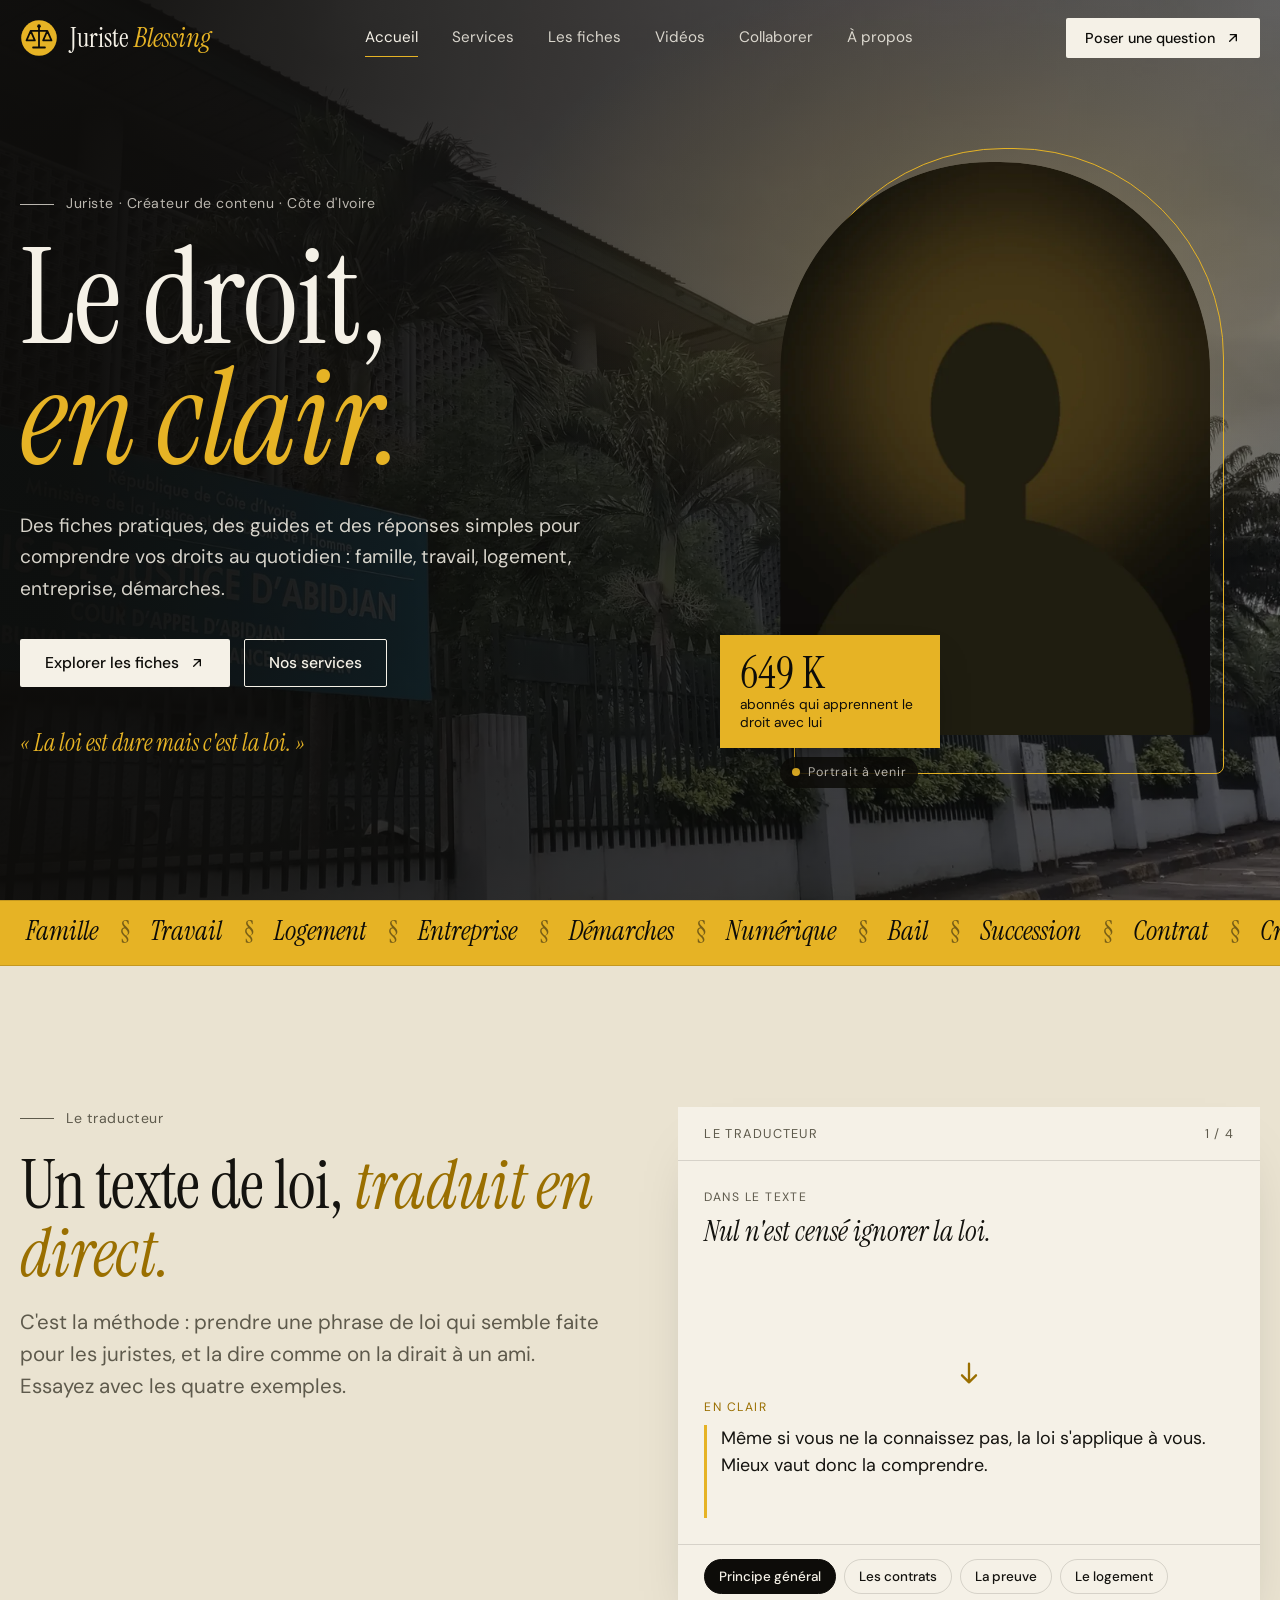
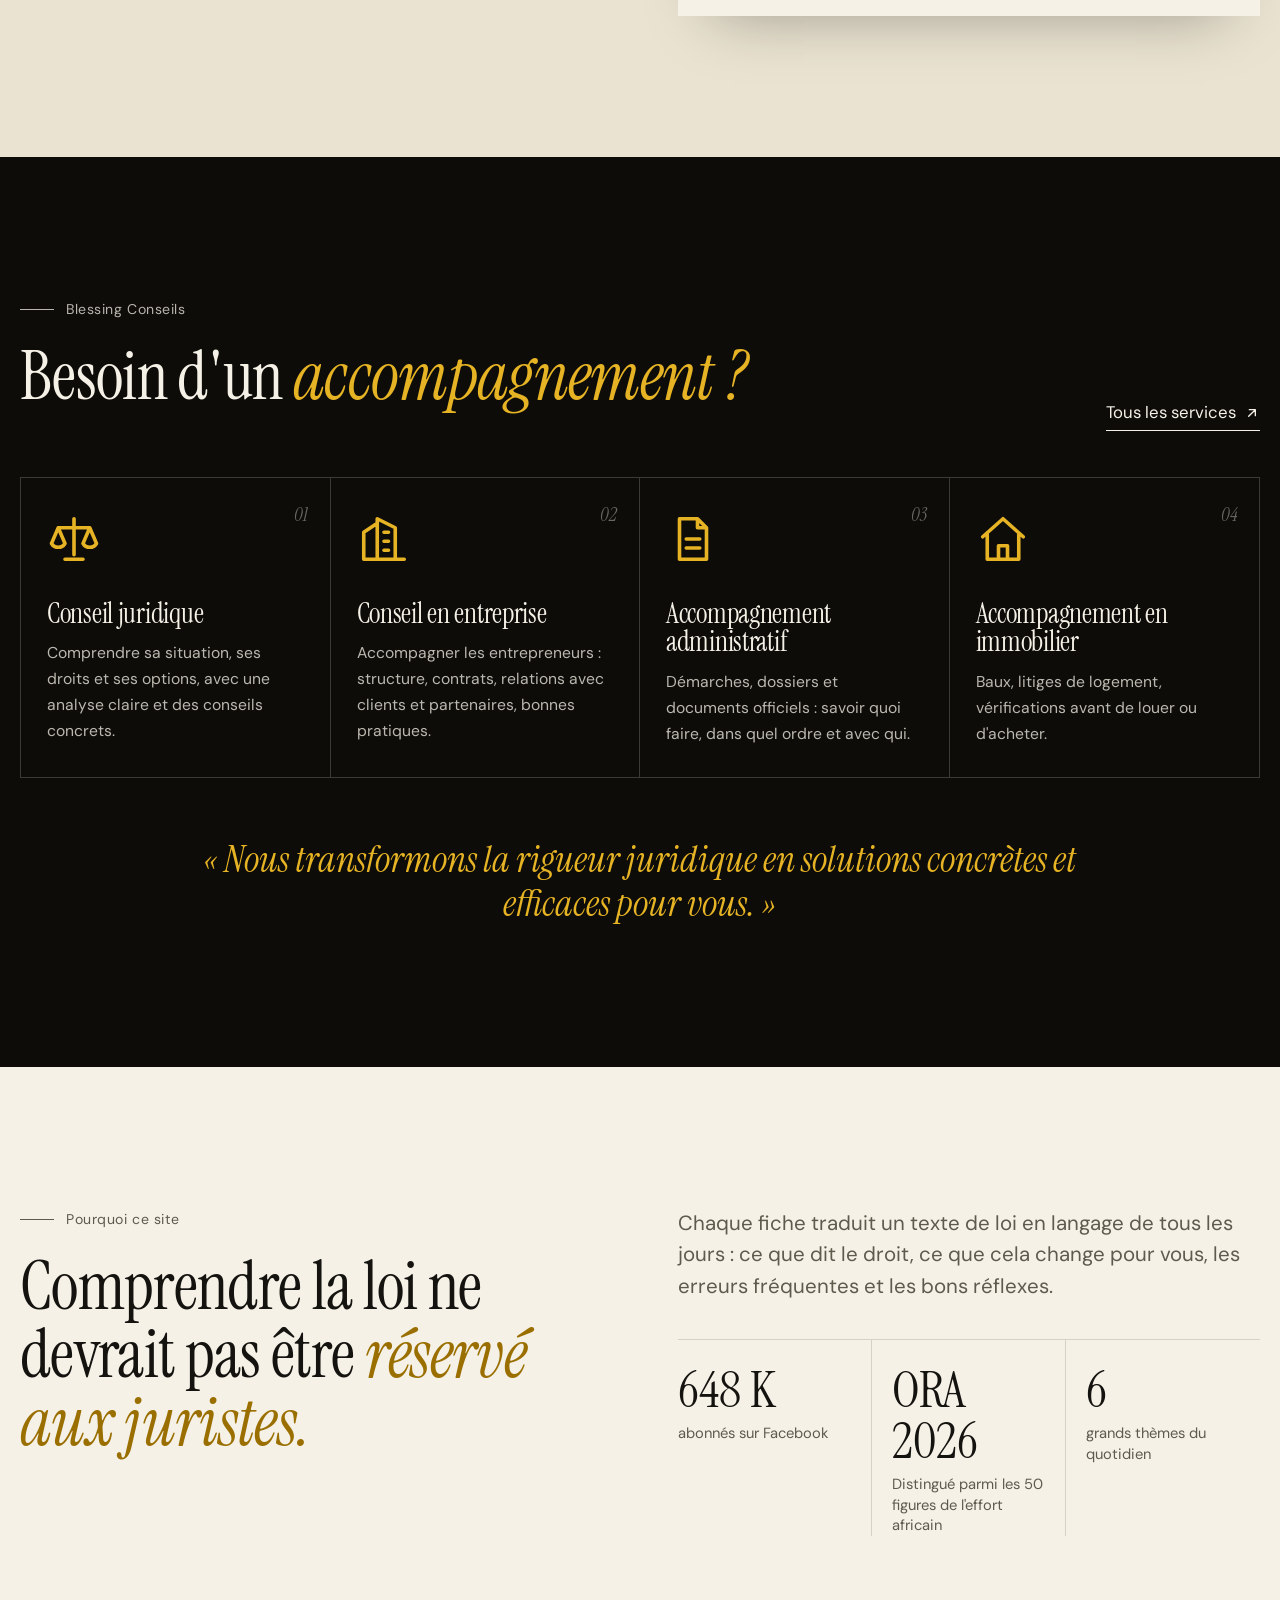
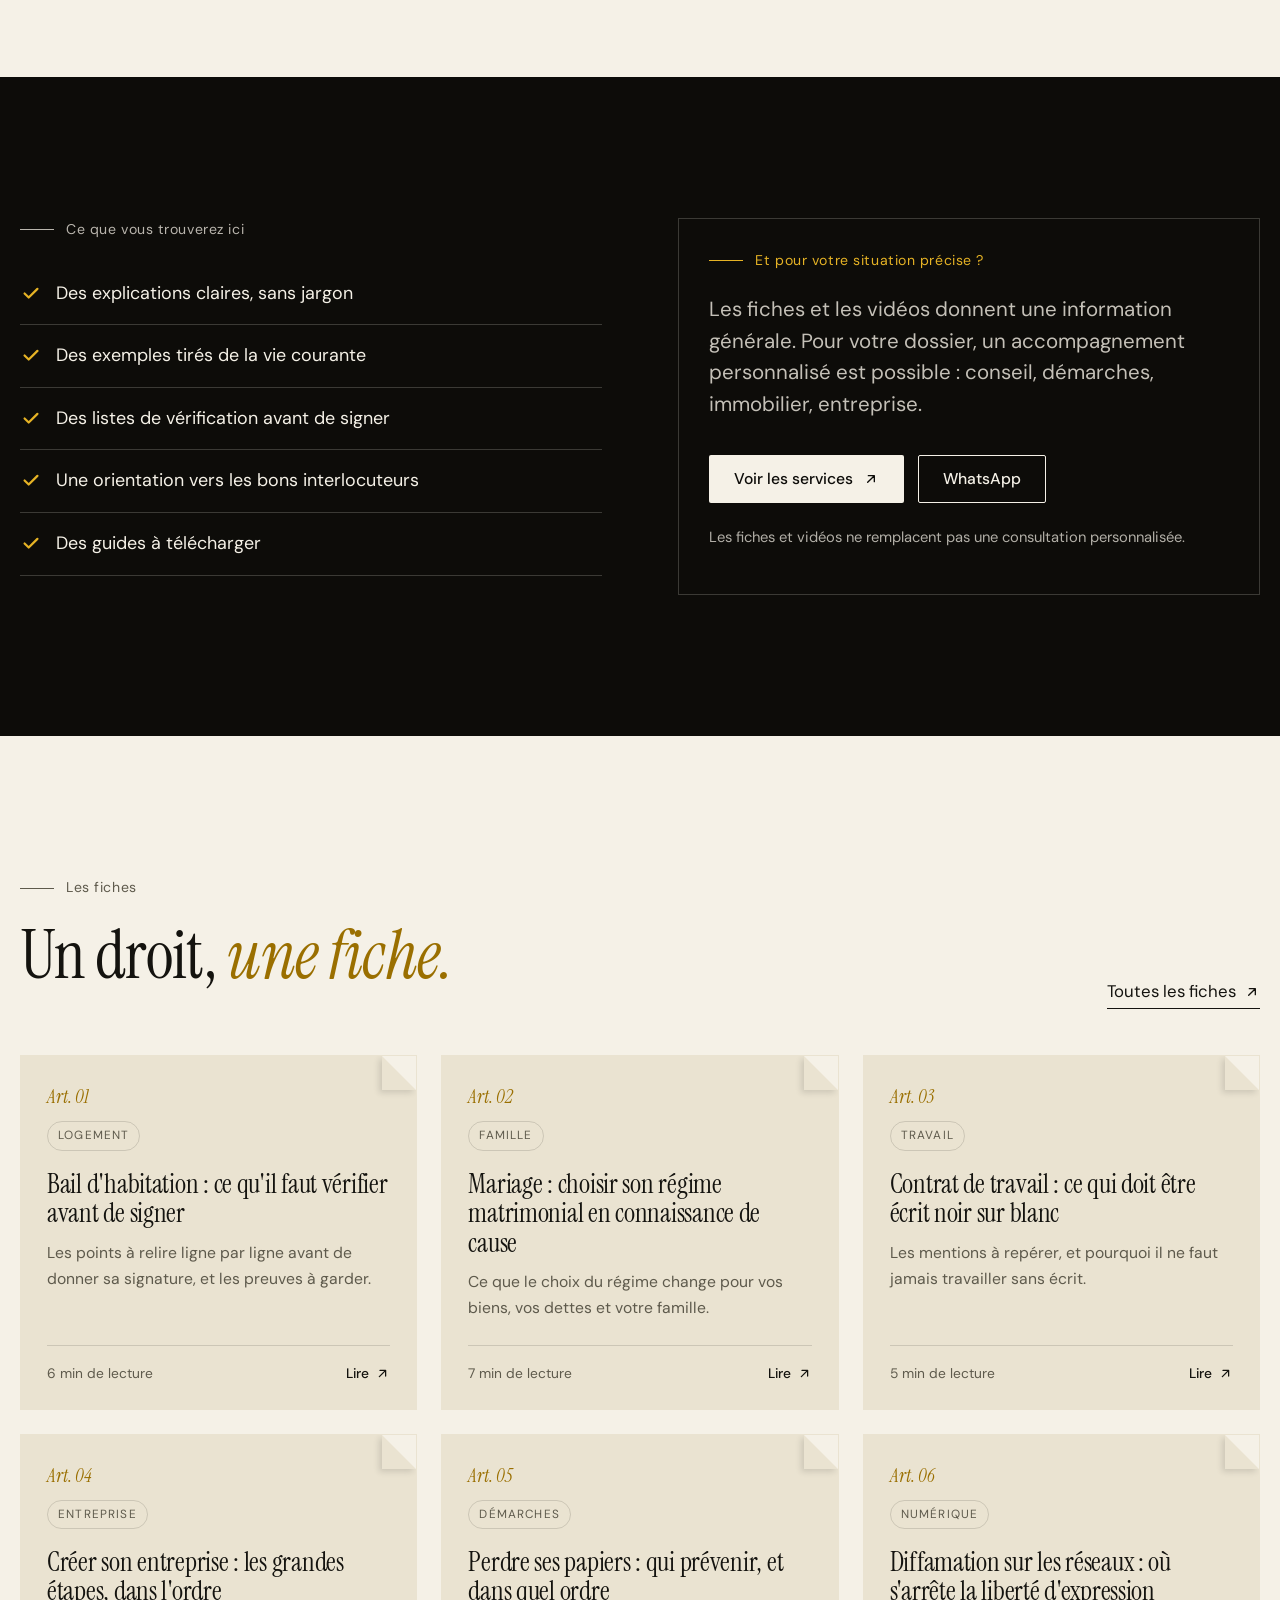
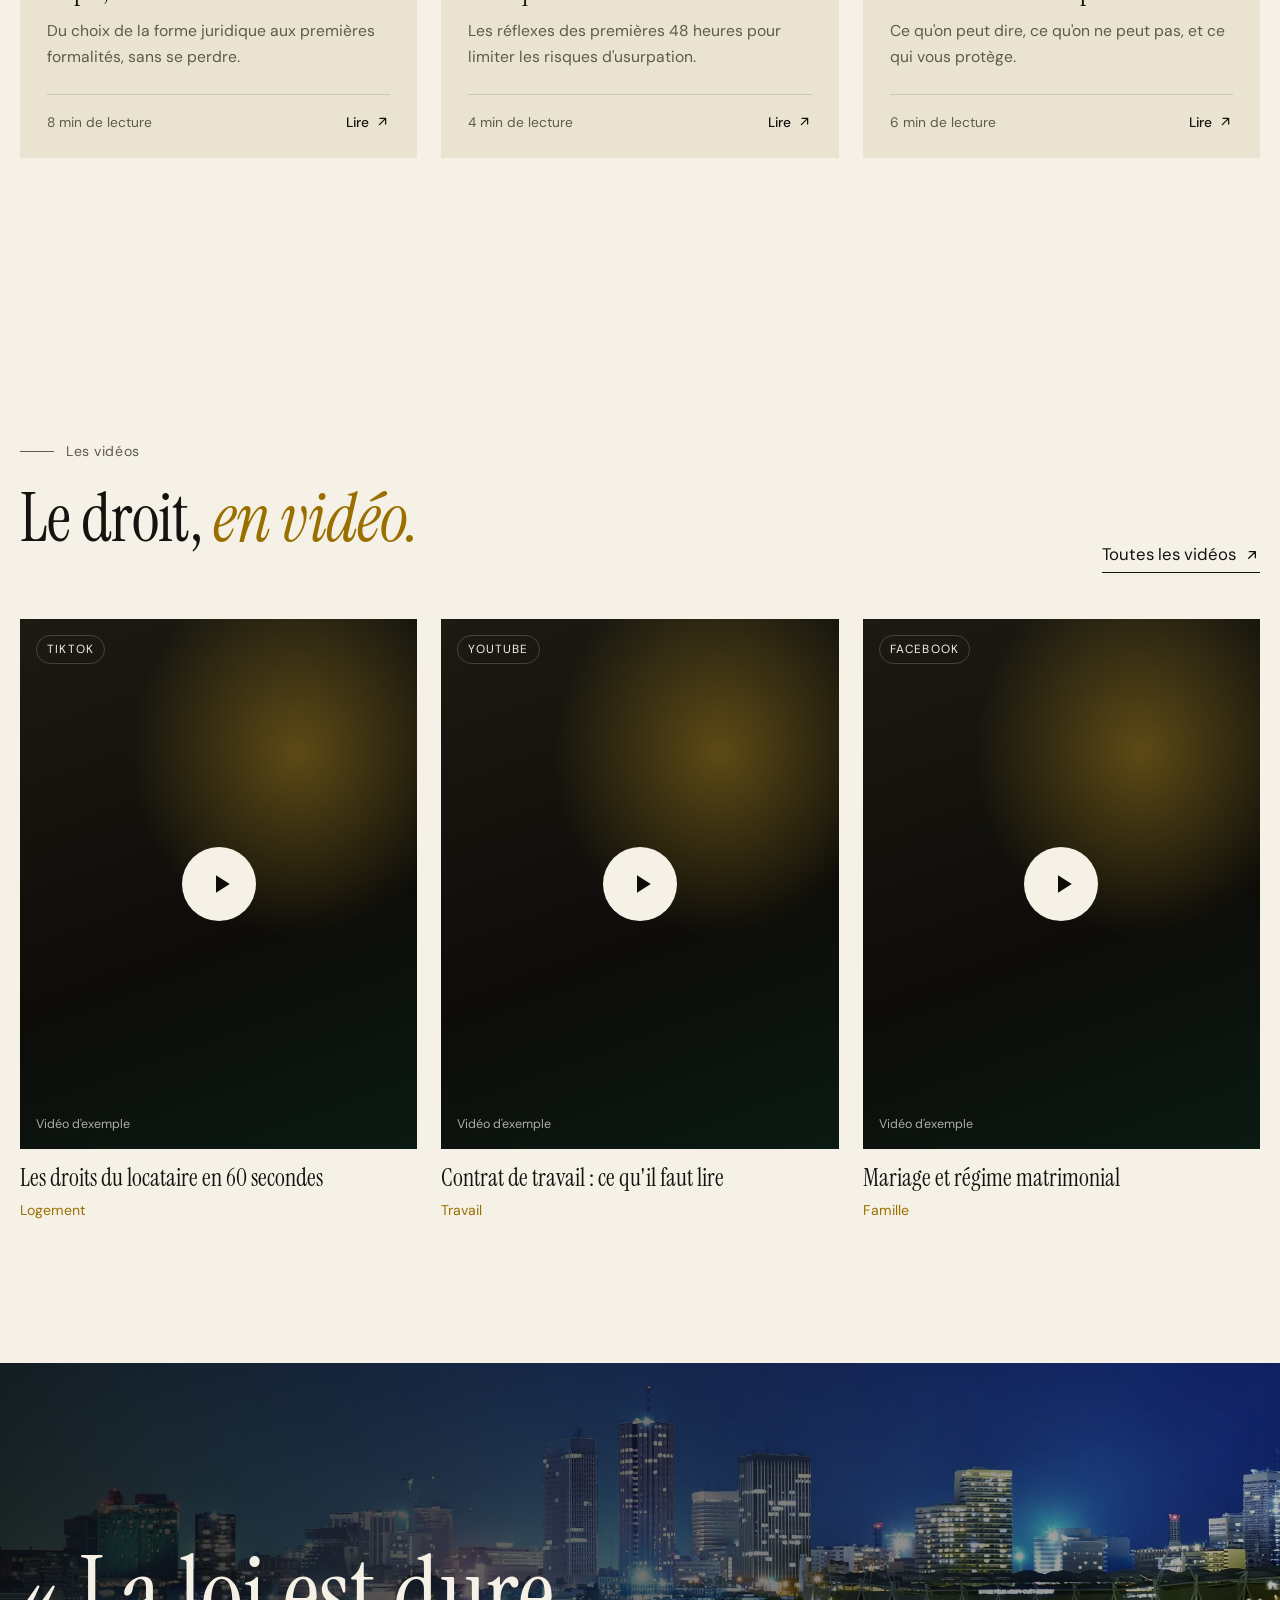
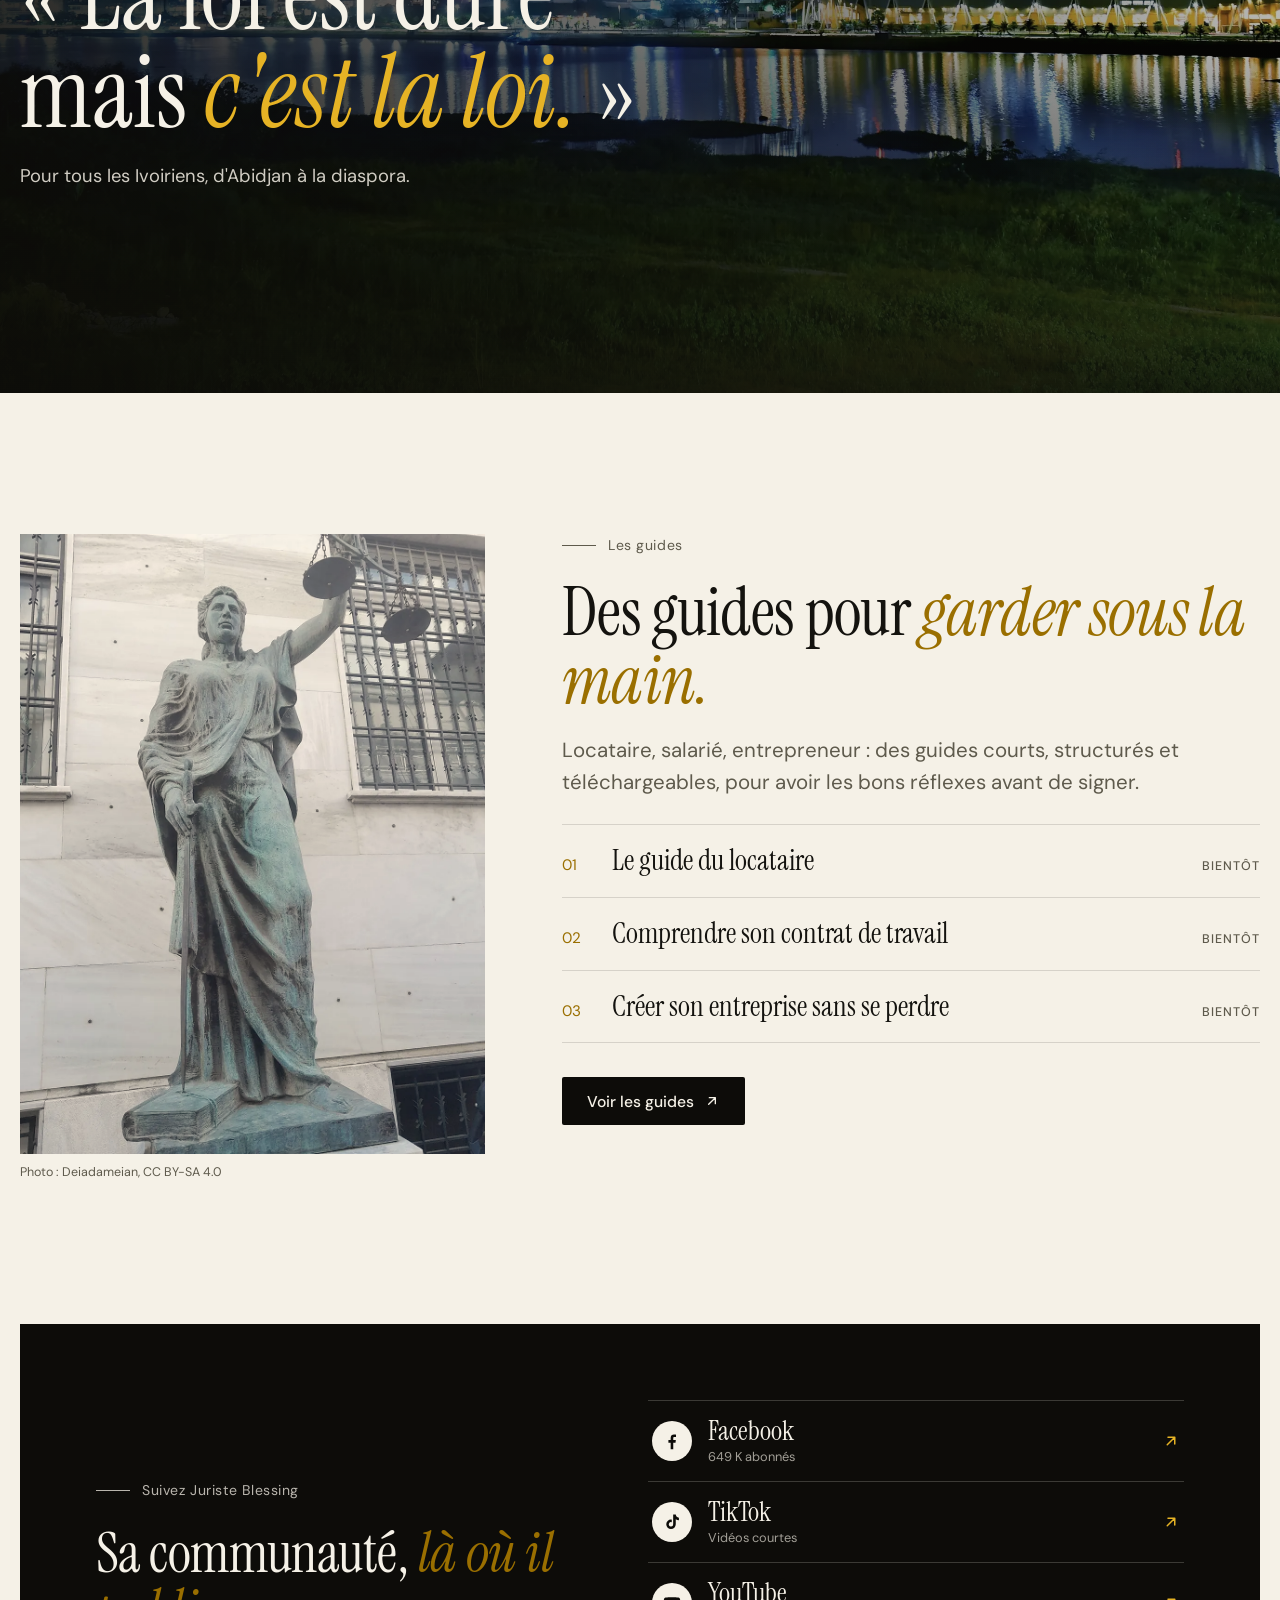
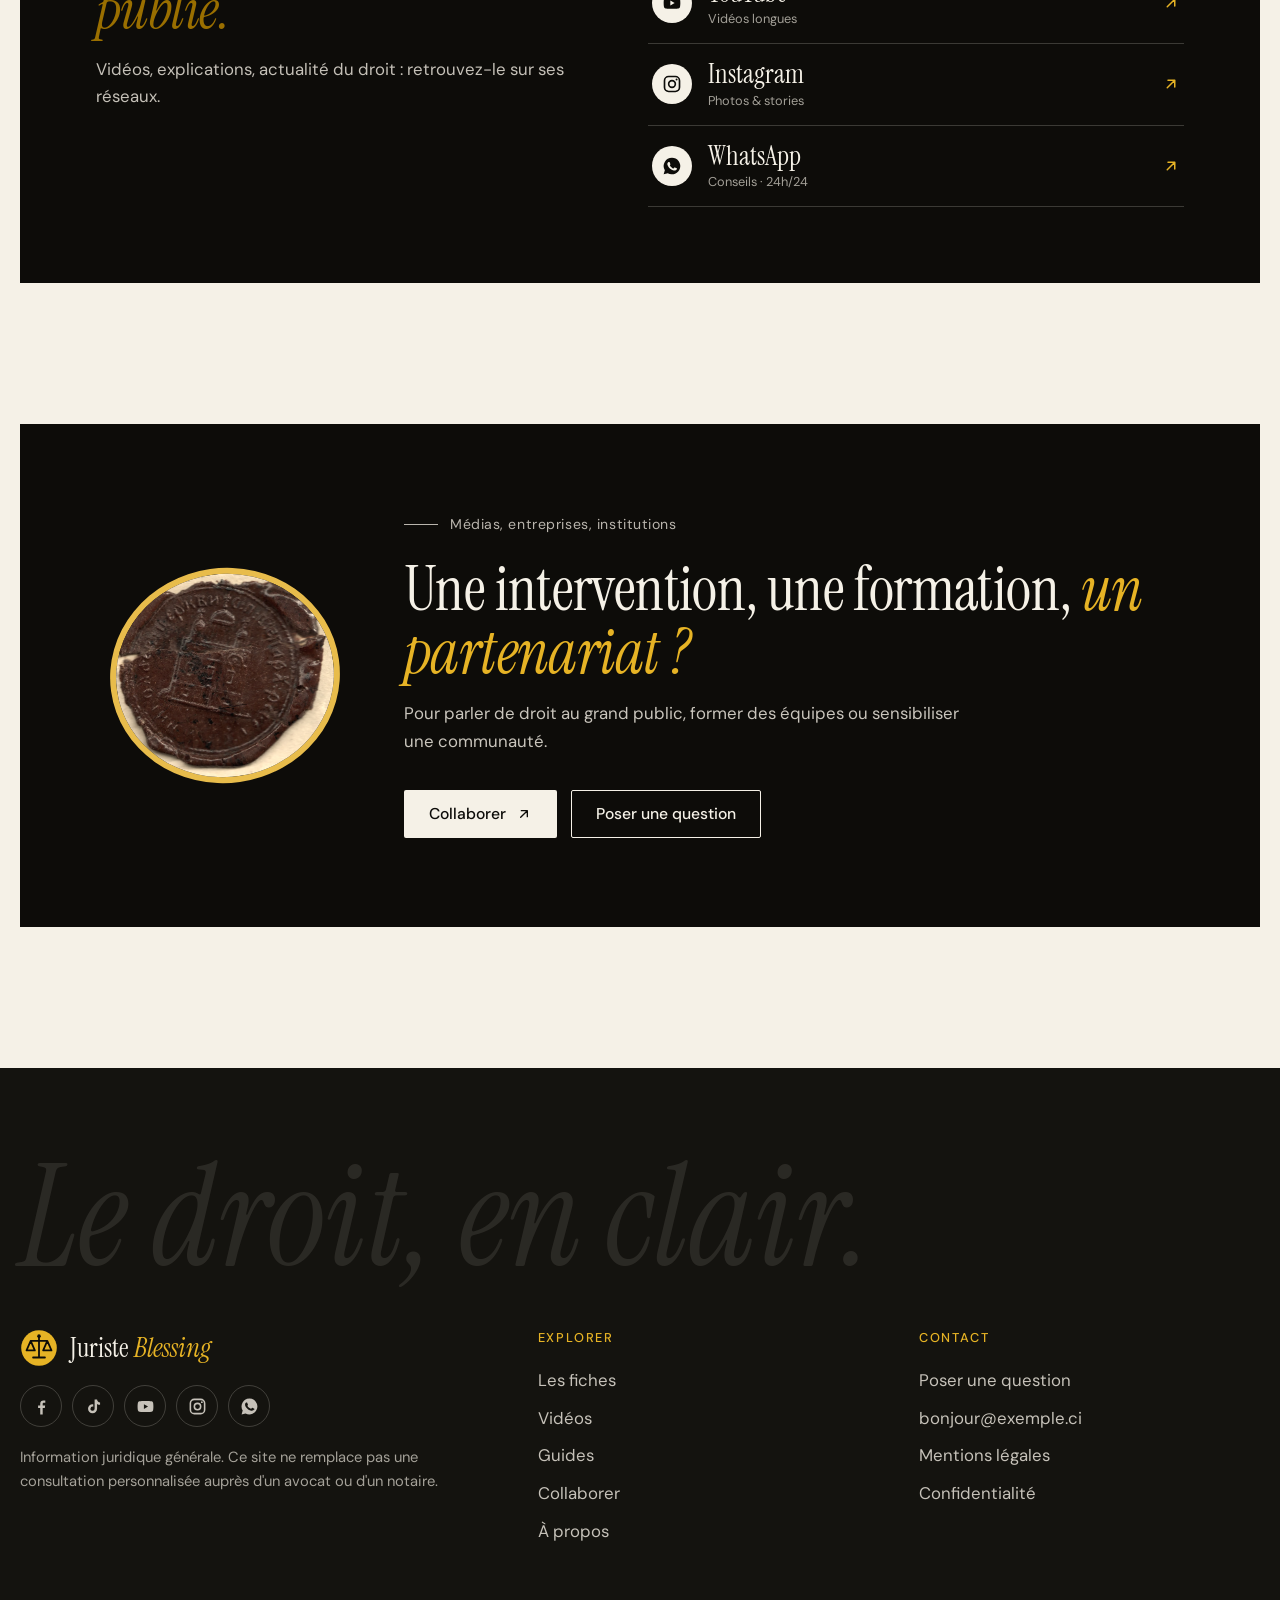
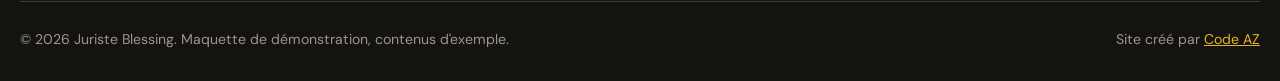
<file: index.html>
<!DOCTYPE html>
<html lang="fr">
<head>
<meta charset="UTF-8">
<meta name="viewport" content="width=device-width, initial-scale=1.0">
<title>Juriste Blessing · Le droit, en clair</title>
<meta name="description" content="Le droit expliqué simplement : fiches pratiques, guides et conseils d'orientation pour les particuliers et les entrepreneurs en Côte d'Ivoire.">
<meta name="theme-color" content="#0D0C09">
<meta property="og:type" content="website">
<meta property="og:locale" content="fr_FR">
<meta property="og:title" content="Juriste Blessing · Le droit, en clair">
<meta property="og:description" content="Le droit expliqué simplement : fiches pratiques, guides et conseils d'orientation pour les particuliers et les entrepreneurs en Côte d'Ivoire.">
<link rel="icon" type="image/svg+xml" href="favicon.svg">
<link rel="preload" href="fonts/instrument-serif-latin-400-normal.woff2" as="font" type="font/woff2" crossorigin>
<link rel="preload" href="fonts/dm-sans-latin-400-normal.woff2" as="font" type="font/woff2" crossorigin>
<link rel="stylesheet" href="css/style.css">
<script>document.documentElement.className+=' js'</script>
</head>
<body>
<a class="skip" href="#contenu">Aller au contenu</a>
<div id="progress" aria-hidden="true"></div>
<header class="site"><div class="hbar">
<a class="brand" href="./" aria-label="Juriste Blessing, accueil"><span class="seal"><svg viewBox="0 0 64 64" aria-hidden="true"><circle cx="32" cy="32" r="30" fill="currentColor"/><path d="M32 12v34M18 20h28M18 20l-7 16h14zM46 20l-7 16h14zM22 48h20" fill="none" stroke="#0D0C09" stroke-width="3" stroke-linecap="round" stroke-linejoin="round"/><circle cx="32" cy="12" r="3" fill="#0D0C09"/></svg></span><span class="bn">Juriste <i>Blessing</i></span></a>
<nav class="nav" id="nav" aria-label="Navigation principale"><ul><li><a href="./" aria-current="page">Accueil</a></li><li><a href="services/">Services</a></li><li><a href="fiches/">Les fiches</a></li><li><a href="videos/">Vidéos</a></li><li><a href="collaborer/">Collaborer</a></li><li><a href="a-propos/">À propos</a></li></ul></nav>
<a class="btn sm" href="poser-une-question/">Poser une question <svg viewBox="0 0 24 24" fill="none" stroke="currentColor" stroke-width="2" stroke-linecap="round" stroke-linejoin="round" aria-hidden="true"><path d="M7 17 17 7M8 7h9v9"/></svg></a>
<button class="burger" type="button" aria-label="Ouvrir le menu" aria-expanded="false" aria-controls="nav"><i></i><i></i></button>
</div></header>
<main id="contenu">

<section class="hero"><div class="hero-bg" aria-hidden="true"></div><div class="wrap hgrid">
<div class="htxt"><p class="kicker light rv">Juriste · Créateur de contenu · Côte d'Ivoire</p>
<h1 class="rv">Le droit,<br><em>en clair.</em></h1>
<p class="lead rv">Des fiches pratiques, des guides et des réponses simples pour comprendre vos droits au quotidien : famille, travail, logement, entreprise, démarches.</p>
<div class="actions rv"><a class="btn light" href="fiches/">Explorer les fiches <svg viewBox="0 0 24 24" fill="none" stroke="currentColor" stroke-width="2" stroke-linecap="round" stroke-linejoin="round" aria-hidden="true"><path d="M7 17 17 7M8 7h9v9"/></svg></a><a class="btn ghost" href="services/">Nos services</a></div>
<p class="hnote rv">« La loi est dure mais c'est la loi. »</p></div>
<div class="hside rv"><figure class="portrait lead"><div class="pf"><img src="img/portrait-accueil.webp" alt="Portrait de Juriste Blessing" loading="lazy"></div><figcaption class="ph-badge">Portrait à venir</figcaption></figure><div class="hnumbers"><b>649 K</b><span>abonnés qui apprennent le droit avec lui</span></div></div></div></section>

<div class="marquee" aria-hidden="true"><div class="track"><span>Famille</span><span>Travail</span><span>Logement</span><span>Entreprise</span><span>Démarches</span><span>Numérique</span><span>Bail</span><span>Succession</span><span>Contrat</span><span>Création d'entreprise</span><span>Consommation</span><span>Preuve</span><span>Famille</span><span>Travail</span><span>Logement</span><span>Entreprise</span><span>Démarches</span><span>Numérique</span><span>Bail</span><span>Succession</span><span>Contrat</span><span>Création d'entreprise</span><span>Consommation</span><span>Preuve</span></div></div>

<section class="s tradsec"><div class="wrap split">
<div><p class="kicker rv">Le traducteur</p><h2 class="rv">Un texte de loi, <em>traduit en direct.</em></h2><p class="big rv">C'est la méthode : prendre une phrase de loi qui semble faite pour les juristes, et la dire comme on la dirait à un ami. Essayez avec les quatre exemples.</p></div>
<aside class="trad rv flat" aria-label="Traducteur juridique">
<div class="trad-h"><span>Le traducteur</span><span class="cnt" id="tcount">1 / 4</span></div>
<div class="trad-b"><p class="lbl">Dans le texte</p><blockquote id="t-src">Nul n'est censé ignorer la loi.</blockquote>
<div class="arrow" aria-hidden="true"><svg viewBox="0 0 24 24" fill="none" stroke="currentColor" stroke-width="2" stroke-linecap="round" stroke-linejoin="round"><path d="M12 4v16M6 14l6 6 6-6"/></svg></div>
<p class="lbl o">En clair</p><p class="clear" id="t-out" aria-live="polite">Même si vous ne la connaissez pas, la loi s'applique à vous. Mieux vaut donc la comprendre.</p></div>
<div class="trad-f" role="tablist" aria-label="Choisir un exemple"><button type="button" role="tab" data-i="0" aria-selected="true">Principe général</button><button type="button" role="tab" data-i="1" aria-selected="false">Les contrats</button><button type="button" role="tab" data-i="2" aria-selected="false">La preuve</button><button type="button" role="tab" data-i="3" aria-selected="false">Le logement</button></div>
</aside></div></section>

<section class="s dark svcsec"><div class="wrap">
<div class="shead"><div><p class="kicker light rv">Blessing Conseils</p><h2 class="rv">Besoin d'un <em>accompagnement ?</em></h2></div><a class="more rv" href="services/">Tous les services <svg viewBox="0 0 24 24" fill="none" stroke="currentColor" stroke-width="2" stroke-linecap="round" stroke-linejoin="round" aria-hidden="true"><path d="M7 17 17 7M8 7h9v9"/></svg></a></div>
<div class="svcgrid"><article class="svc rv" style="--d:0s"><span class="si2"><svg viewBox="0 0 24 24" fill="none" stroke="currentColor" stroke-width="1.6" stroke-linecap="round" stroke-linejoin="round" aria-hidden="true"><path d="M12 3v16M5 7h14M5 7l-3 7a3.500 3.500 0 0 0 6 0zM19 7l-3 7a3.500 3.500 0 0 0 6 0zM8 21h8"/></svg></span><span class="n">01</span><h3>Conseil juridique</h3><p>Comprendre sa situation, ses droits et ses options, avec une analyse claire et des conseils concrets.</p></article><article class="svc rv" style="--d:0.08s"><span class="si2"><svg viewBox="0 0 24 24" fill="none" stroke="currentColor" stroke-width="1.6" stroke-linecap="round" stroke-linejoin="round" aria-hidden="true"><path d="M3 21V9l6-4v16M9 21V3l8 4v14M3 21h18M12 9h2M12 13h2M12 17h2"/></svg></span><span class="n">02</span><h3>Conseil en entreprise</h3><p>Accompagner les entrepreneurs : structure, contrats, relations avec clients et partenaires, bonnes pratiques.</p></article><article class="svc rv" style="--d:0.16s"><span class="si2"><svg viewBox="0 0 24 24" fill="none" stroke="currentColor" stroke-width="1.6" stroke-linecap="round" stroke-linejoin="round" aria-hidden="true"><path d="M6 3h8l4 4v14H6zM14 3v4h4M9 12h6M9 16h6"/></svg></span><span class="n">03</span><h3>Accompagnement administratif</h3><p>Démarches, dossiers et documents officiels : savoir quoi faire, dans quel ordre et avec qui.</p></article><article class="svc rv" style="--d:0.24s"><span class="si2"><svg viewBox="0 0 24 24" fill="none" stroke="currentColor" stroke-width="1.6" stroke-linecap="round" stroke-linejoin="round" aria-hidden="true"><path d="M3 11 12 3l9 8M5 10v11h14V10M10 21v-6h4v6"/></svg></span><span class="n">04</span><h3>Accompagnement en immobilier</h3><p>Baux, litiges de logement, vérifications avant de louer ou d'acheter.</p></article></div>
<p class="tagl rv">« Nous transformons la rigueur juridique en solutions concrètes et efficaces pour vous. »</p>
</div></section>

<section class="s intro"><div class="wrap split">
<div><p class="kicker rv">Pourquoi ce site</p><h2 class="rv">Comprendre la loi ne devrait pas être <em>réservé aux juristes.</em></h2></div>
<div class="rv"><p class="big">Chaque fiche traduit un texte de loi en langage de tous les jours : ce que dit le droit, ce que cela change pour vous, les erreurs fréquentes et les bons réflexes.</p>
<div class="stats"><div><b data-count="649" data-suf=" K">649 K</b><span>abonnés sur Facebook</span></div><div><b>ORA 2026</b><span>Distingué parmi les 50 figures de l'effort africain</span></div><div><b data-count="6">6</b><span>grands thèmes du quotidien</span></div></div></div>
</div></section>

<section class="s dark scope"><div class="wrap">
<div class="two">
<div class="rv"><p class="kicker light">Ce que vous trouverez ici</p><ul class="ticks"><li><svg viewBox="0 0 24 24" fill="none" stroke="currentColor" stroke-width="2.4" stroke-linecap="round" stroke-linejoin="round" aria-hidden="true"><path d="m5 12.5 4.5 4.5L19 7.500"/></svg>Des explications claires, sans jargon</li><li><svg viewBox="0 0 24 24" fill="none" stroke="currentColor" stroke-width="2.4" stroke-linecap="round" stroke-linejoin="round" aria-hidden="true"><path d="m5 12.5 4.5 4.5L19 7.500"/></svg>Des exemples tirés de la vie courante</li><li><svg viewBox="0 0 24 24" fill="none" stroke="currentColor" stroke-width="2.4" stroke-linecap="round" stroke-linejoin="round" aria-hidden="true"><path d="m5 12.5 4.5 4.5L19 7.500"/></svg>Des listes de vérification avant de signer</li><li><svg viewBox="0 0 24 24" fill="none" stroke="currentColor" stroke-width="2.4" stroke-linecap="round" stroke-linejoin="round" aria-hidden="true"><path d="m5 12.5 4.5 4.5L19 7.500"/></svg>Une orientation vers les bons interlocuteurs</li><li><svg viewBox="0 0 24 24" fill="none" stroke="currentColor" stroke-width="2.4" stroke-linecap="round" stroke-linejoin="round" aria-hidden="true"><path d="m5 12.5 4.5 4.5L19 7.500"/></svg>Des guides à télécharger</li></ul></div>
<div class="rv notbox"><p class="kicker light o">Et pour votre situation précise ?</p><p class="big">Les fiches et les vidéos donnent une information générale. Pour votre dossier, un accompagnement personnalisé est possible : conseil, démarches, immobilier, entreprise.</p><div class="actions"><a class="btn light" href="services/">Voir les services <svg viewBox="0 0 24 24" fill="none" stroke="currentColor" stroke-width="2" stroke-linecap="round" stroke-linejoin="round" aria-hidden="true"><path d="M7 17 17 7M8 7h9v9"/></svg></a><a class="btn ghost" href="https://wa.me/2250718216265" target="_blank" rel="noopener noreferrer">WhatsApp</a></div><p class="small">Les fiches et vidéos ne remplacent pas une consultation personnalisée.</p></div>
</div></div></section>

<section class="s"><div class="wrap">
<div class="shead"><div><p class="kicker rv">Les fiches</p><h2 class="rv">Un droit, <em>une fiche.</em></h2></div><a class="more rv" href="fiches/">Toutes les fiches <svg viewBox="0 0 24 24" fill="none" stroke="currentColor" stroke-width="2" stroke-linecap="round" stroke-linejoin="round" aria-hidden="true"><path d="M7 17 17 7M8 7h9v9"/></svg></a></div>
<div class="fgrid3"><a class="fcard rv" href="fiche/" data-t="logement" data-s="bail d'habitation : ce qu'il faut vérifier avant de signer les points à relire ligne par ligne avant de donner sa signature, et les preuves à garder." style="--d:0s"><span class="num">Art. 01</span><span class="tag">Logement</span><h3>Bail d'habitation : ce qu'il faut vérifier avant de signer</h3><p>Les points à relire ligne par ligne avant de donner sa signature, et les preuves à garder.</p><span class="meta"><span>6 min de lecture</span><span class="go">Lire <svg viewBox="0 0 24 24" fill="none" stroke="currentColor" stroke-width="2" stroke-linecap="round" stroke-linejoin="round" aria-hidden="true"><path d="M7 17 17 7M8 7h9v9"/></svg></span></span></a><a class="fcard rv" href="fiche/" data-t="famille" data-s="mariage : choisir son régime matrimonial en connaissance de cause ce que le choix du régime change pour vos biens, vos dettes et votre famille." style="--d:0.08s"><span class="num">Art. 02</span><span class="tag">Famille</span><h3>Mariage : choisir son régime matrimonial en connaissance de cause</h3><p>Ce que le choix du régime change pour vos biens, vos dettes et votre famille.</p><span class="meta"><span>7 min de lecture</span><span class="go">Lire <svg viewBox="0 0 24 24" fill="none" stroke="currentColor" stroke-width="2" stroke-linecap="round" stroke-linejoin="round" aria-hidden="true"><path d="M7 17 17 7M8 7h9v9"/></svg></span></span></a><a class="fcard rv" href="fiche/" data-t="travail" data-s="contrat de travail : ce qui doit être écrit noir sur blanc les mentions à repérer, et pourquoi il ne faut jamais travailler sans écrit." style="--d:0.16s"><span class="num">Art. 03</span><span class="tag">Travail</span><h3>Contrat de travail : ce qui doit être écrit noir sur blanc</h3><p>Les mentions à repérer, et pourquoi il ne faut jamais travailler sans écrit.</p><span class="meta"><span>5 min de lecture</span><span class="go">Lire <svg viewBox="0 0 24 24" fill="none" stroke="currentColor" stroke-width="2" stroke-linecap="round" stroke-linejoin="round" aria-hidden="true"><path d="M7 17 17 7M8 7h9v9"/></svg></span></span></a><a class="fcard rv" href="fiche/" data-t="entreprise" data-s="créer son entreprise : les grandes étapes, dans l'ordre du choix de la forme juridique aux premières formalités, sans se perdre." style="--d:0s"><span class="num">Art. 04</span><span class="tag">Entreprise</span><h3>Créer son entreprise : les grandes étapes, dans l'ordre</h3><p>Du choix de la forme juridique aux premières formalités, sans se perdre.</p><span class="meta"><span>8 min de lecture</span><span class="go">Lire <svg viewBox="0 0 24 24" fill="none" stroke="currentColor" stroke-width="2" stroke-linecap="round" stroke-linejoin="round" aria-hidden="true"><path d="M7 17 17 7M8 7h9v9"/></svg></span></span></a><a class="fcard rv" href="fiche/" data-t="demarches" data-s="perdre ses papiers : qui prévenir, et dans quel ordre les réflexes des premières 48 heures pour limiter les risques d'usurpation." style="--d:0.08s"><span class="num">Art. 05</span><span class="tag">Démarches</span><h3>Perdre ses papiers : qui prévenir, et dans quel ordre</h3><p>Les réflexes des premières 48 heures pour limiter les risques d'usurpation.</p><span class="meta"><span>4 min de lecture</span><span class="go">Lire <svg viewBox="0 0 24 24" fill="none" stroke="currentColor" stroke-width="2" stroke-linecap="round" stroke-linejoin="round" aria-hidden="true"><path d="M7 17 17 7M8 7h9v9"/></svg></span></span></a><a class="fcard rv" href="fiche/" data-t="numerique" data-s="diffamation sur les réseaux : où s'arrête la liberté d'expression ce qu'on peut dire, ce qu'on ne peut pas, et ce qui vous protège." style="--d:0.16s"><span class="num">Art. 06</span><span class="tag">Numérique</span><h3>Diffamation sur les réseaux : où s'arrête la liberté d'expression</h3><p>Ce qu'on peut dire, ce qu'on ne peut pas, et ce qui vous protège.</p><span class="meta"><span>6 min de lecture</span><span class="go">Lire <svg viewBox="0 0 24 24" fill="none" stroke="currentColor" stroke-width="2" stroke-linecap="round" stroke-linejoin="round" aria-hidden="true"><path d="M7 17 17 7M8 7h9v9"/></svg></span></span></a></div>
</div></section>

<section class="s vidsec"><div class="wrap">
<div class="shead"><div><p class="kicker rv">Les vidéos</p><h2 class="rv">Le droit, <em>en vidéo.</em></h2></div><a class="more rv" href="videos/">Toutes les vidéos <svg viewBox="0 0 24 24" fill="none" stroke="currentColor" stroke-width="2" stroke-linecap="round" stroke-linejoin="round" aria-hidden="true"><path d="M7 17 17 7M8 7h9v9"/></svg></a></div>
<div class="vgrid"><a class="vcard rv" href="https://www.tiktok.com/" target="_blank" rel="noopener noreferrer" style="--d:0s"><span class="thumb"><span class="play" aria-hidden="true"><svg viewBox="0 0 24 24"><path d="M8 5v14l11-7z" fill="currentColor"/></svg></span><span class="plat">TikTok</span><span class="ex">Vidéo d'exemple</span></span><span class="vt">Les droits du locataire en 60 secondes</span><span class="vm">Logement</span></a><a class="vcard rv" href="https://www.youtube.com/" target="_blank" rel="noopener noreferrer" style="--d:0.08s"><span class="thumb"><span class="play" aria-hidden="true"><svg viewBox="0 0 24 24"><path d="M8 5v14l11-7z" fill="currentColor"/></svg></span><span class="plat">YouTube</span><span class="ex">Vidéo d'exemple</span></span><span class="vt">Contrat de travail : ce qu'il faut lire</span><span class="vm">Travail</span></a><a class="vcard rv" href="https://www.facebook.com/profile.php?id=100086278839147" target="_blank" rel="noopener noreferrer" style="--d:0.16s"><span class="thumb"><span class="play" aria-hidden="true"><svg viewBox="0 0 24 24"><path d="M8 5v14l11-7z" fill="currentColor"/></svg></span><span class="plat">Facebook</span><span class="ex">Vidéo d'exemple</span></span><span class="vt">Mariage et régime matrimonial</span><span class="vm">Famille</span></a></div>
</div></section>

<section class="band"><img src="img/plateau.webp" width="2200" height="1040" alt="Vue d'Abidjan et de la lagune, avec les tours du Plateau, au crépuscule" loading="lazy"><div class="band-in"><p class="bq rv">« La loi est dure<br>mais <em>c'est la loi.</em> »</p><p class="bc">Pour tous les Ivoiriens, d'Abidjan à la diaspora.</p></div></section>

<section class="s"><div class="wrap split rev">
<figure class="themis rv"><img src="img/themis.webp" width="1000" height="1334" alt="Statue en bronze de la justice tenant une balance, devant un bâtiment de marbre" loading="lazy"><figcaption>Photo : Deiadameian, CC BY-SA 4.0</figcaption></figure>
<div><p class="kicker rv">Les guides</p><h2 class="rv">Des guides pour <em>garder sous la main.</em></h2><p class="big rv">Locataire, salarié, entrepreneur : des guides courts, structurés et téléchargeables, pour avoir les bons réflexes avant de signer.</p>
<ul class="glist rv"><li><span>01</span>Le guide du locataire<em>Bientôt</em></li><li><span>02</span>Comprendre son contrat de travail<em>Bientôt</em></li><li><span>03</span>Créer son entreprise sans se perdre<em>Bientôt</em></li></ul>
<a class="btn dark rv" href="guides/">Voir les guides <svg viewBox="0 0 24 24" fill="none" stroke="currentColor" stroke-width="2" stroke-linecap="round" stroke-linejoin="round" aria-hidden="true"><path d="M7 17 17 7M8 7h9v9"/></svg></a></div>
</div></section>

<section class="s socsec"><div class="wrap"><div class="socbox rv"><div><p class="kicker light">Suivez Juriste Blessing</p><h2>Sa communauté, <em>là où il publie.</em></h2><p>Vidéos, explications, actualité du droit : retrouvez-le sur ses réseaux.</p></div>
<ul class="soclist"><li><a href="https://www.facebook.com/profile.php?id=100086278839147" target="_blank" rel="noopener noreferrer"><span class="si"><svg viewBox="0 0 24 24" fill="currentColor" aria-hidden="true"><path d="M13.5 22v-8h2.7l.4-3.2h-3.1V8.800c0-.9.3-1.500 1.600-1.500h1.700V4.400c-.3 0-1.300-.1-2.400-.1-2.400 0-4 1.400-4 4.100v2.400H7.700V14h2.700v8z"/></svg></span><span class="sn">Facebook<small>649 K abonnés</small></span><svg viewBox="0 0 24 24" fill="none" stroke="currentColor" stroke-width="2" stroke-linecap="round" stroke-linejoin="round" aria-hidden="true"><path d="M7 17 17 7M8 7h9v9"/></svg></a></li><li><a href="https://www.tiktok.com/" target="_blank" rel="noopener noreferrer"><span class="si"><svg viewBox="0 0 24 24" fill="currentColor" aria-hidden="true"><path d="M16.500 3c.3 2.200 1.600 3.600 3.800 3.800v3.100c-1.400 0-2.700-.4-3.800-1.200v6.100a5.700 5.700 0 1 1-5.700-5.700c.3 0 .6 0 .9.1v3.200a2.600 2.600 0 1 0 1.700 2.400V3z"/></svg></span><span class="sn">TikTok<small>Vidéos courtes</small></span><svg viewBox="0 0 24 24" fill="none" stroke="currentColor" stroke-width="2" stroke-linecap="round" stroke-linejoin="round" aria-hidden="true"><path d="M7 17 17 7M8 7h9v9"/></svg></a></li><li><a href="https://www.youtube.com/" target="_blank" rel="noopener noreferrer"><span class="si"><svg viewBox="0 0 24 24" fill="currentColor" aria-hidden="true"><path d="M21.600 7.200a2.500 2.500 0 0 0-1.800-1.800C18.200 5 12 5 12 5s-6.200 0-7.800.4A2.500 2.500 0 0 0 2.400 7.200C2 8.800 2 12 2 12s0 3.200.4 4.800a2.500 2.500 0 0 0 1.800 1.800C5.800 19 12 19 12 19s6.200 0 7.800-.4a2.500 2.500 0 0 0 1.800-1.800c.4-1.600.4-4.800.4-4.800s0-3.200-.4-4.800zM10 15V9l5.200 3z"/></svg></span><span class="sn">YouTube<small>Vidéos longues</small></span><svg viewBox="0 0 24 24" fill="none" stroke="currentColor" stroke-width="2" stroke-linecap="round" stroke-linejoin="round" aria-hidden="true"><path d="M7 17 17 7M8 7h9v9"/></svg></a></li><li><a href="https://www.instagram.com/" target="_blank" rel="noopener noreferrer"><span class="si"><svg viewBox="0 0 24 24" fill="currentColor" aria-hidden="true"><rect x="3" y="3" width="18" height="18" rx="5" fill="none" stroke="currentColor" stroke-width="2"/><circle cx="12" cy="12" r="4" fill="none" stroke="currentColor" stroke-width="2"/><circle cx="17.500" cy="6.500" r="1.200"/></svg></span><span class="sn">Instagram<small>Photos & stories</small></span><svg viewBox="0 0 24 24" fill="none" stroke="currentColor" stroke-width="2" stroke-linecap="round" stroke-linejoin="round" aria-hidden="true"><path d="M7 17 17 7M8 7h9v9"/></svg></a></li><li><a href="https://wa.me/2250718216265" target="_blank" rel="noopener noreferrer"><span class="si"><svg viewBox="0 0 24 24" fill="currentColor" aria-hidden="true"><path d="M12 2a10 10 0 0 0-8.600 15.100L2 22l5-1.300A10 10 0 1 0 12 2zm5.300 14.200c-.2.600-1.300 1.200-1.800 1.200-.5.100-1 .2-3.300-.7-2.800-1.200-4.600-4-4.700-4.200-.1-.2-1.100-1.500-1.100-2.800s.7-2 1-2.300c.2-.3.500-.3.700-.3h.5c.2 0 .4 0 .6.500l.8 2c.1.200.1.400 0 .5l-.4.600c-.1.200-.3.300-.1.600.2.300.8 1.300 1.700 2.100 1.100 1 2.100 1.300 2.400 1.500.3.100.4.100.6-.1l.8-1c.2-.3.400-.2.600-.1l1.900.9c.3.100.5.200.5.300.1.200.1.800-.1 1.400z"/></svg></span><span class="sn">WhatsApp<small>Conseils · 24h/24</small></span><svg viewBox="0 0 24 24" fill="none" stroke="currentColor" stroke-width="2" stroke-linecap="round" stroke-linejoin="round" aria-hidden="true"><path d="M7 17 17 7M8 7h9v9"/></svg></a></li></ul></div></div></section>

<section class="s cta"><div class="wrap"><div class="ctabox rv"><img class="stamp" src="img/sceau.webp" width="600" height="600" alt="" loading="lazy"><div><p class="kicker light">Médias, entreprises, institutions</p><h2>Une intervention, une formation, <em>un partenariat ?</em></h2><p>Pour parler de droit au grand public, former des équipes ou sensibiliser une communauté.</p><div class="actions"><a class="btn light" href="collaborer/">Collaborer <svg viewBox="0 0 24 24" fill="none" stroke="currentColor" stroke-width="2" stroke-linecap="round" stroke-linejoin="round" aria-hidden="true"><path d="M7 17 17 7M8 7h9v9"/></svg></a><a class="btn ghost" href="poser-une-question/">Poser une question</a></div></div></div></div></section>
</main>
<footer class="site"><div class="wrap">
<div class="fword" aria-hidden="true">Le droit, en clair.</div>
<div class="fgrid">
<div><a class="brand" href="./"><span class="seal"><svg viewBox="0 0 64 64" aria-hidden="true"><circle cx="32" cy="32" r="30" fill="currentColor"/><path d="M32 12v34M18 20h28M18 20l-7 16h14zM46 20l-7 16h14zM22 48h20" fill="none" stroke="#0D0C09" stroke-width="3" stroke-linecap="round" stroke-linejoin="round"/><circle cx="32" cy="12" r="3" fill="#0D0C09"/></svg></span><span class="bn">Juriste <i>Blessing</i></span></a><ul class="social foot"><li><a href="https://www.facebook.com/profile.php?id=100086278839147" target="_blank" rel="noopener noreferrer" aria-label="Facebook" title="Facebook"><svg viewBox="0 0 24 24" fill="currentColor" aria-hidden="true"><path d="M13.5 22v-8h2.7l.4-3.2h-3.1V8.800c0-.9.3-1.500 1.600-1.500h1.700V4.400c-.3 0-1.300-.1-2.400-.1-2.400 0-4 1.400-4 4.100v2.400H7.700V14h2.700v8z"/></svg></a></li><li><a href="https://www.tiktok.com/" target="_blank" rel="noopener noreferrer" aria-label="TikTok" title="TikTok"><svg viewBox="0 0 24 24" fill="currentColor" aria-hidden="true"><path d="M16.500 3c.3 2.200 1.600 3.600 3.800 3.800v3.100c-1.400 0-2.700-.4-3.800-1.200v6.100a5.700 5.700 0 1 1-5.700-5.700c.3 0 .6 0 .9.1v3.200a2.600 2.600 0 1 0 1.700 2.400V3z"/></svg></a></li><li><a href="https://www.youtube.com/" target="_blank" rel="noopener noreferrer" aria-label="YouTube" title="YouTube"><svg viewBox="0 0 24 24" fill="currentColor" aria-hidden="true"><path d="M21.600 7.200a2.500 2.500 0 0 0-1.800-1.800C18.200 5 12 5 12 5s-6.200 0-7.800.4A2.500 2.500 0 0 0 2.400 7.200C2 8.800 2 12 2 12s0 3.200.4 4.800a2.500 2.500 0 0 0 1.800 1.800C5.800 19 12 19 12 19s6.200 0 7.800-.4a2.500 2.500 0 0 0 1.800-1.800c.4-1.600.4-4.800.4-4.800s0-3.200-.4-4.800zM10 15V9l5.200 3z"/></svg></a></li><li><a href="https://www.instagram.com/" target="_blank" rel="noopener noreferrer" aria-label="Instagram" title="Instagram"><svg viewBox="0 0 24 24" fill="currentColor" aria-hidden="true"><rect x="3" y="3" width="18" height="18" rx="5" fill="none" stroke="currentColor" stroke-width="2"/><circle cx="12" cy="12" r="4" fill="none" stroke="currentColor" stroke-width="2"/><circle cx="17.500" cy="6.500" r="1.200"/></svg></a></li><li><a href="https://wa.me/2250718216265" target="_blank" rel="noopener noreferrer" aria-label="WhatsApp" title="WhatsApp"><svg viewBox="0 0 24 24" fill="currentColor" aria-hidden="true"><path d="M12 2a10 10 0 0 0-8.600 15.100L2 22l5-1.300A10 10 0 1 0 12 2zm5.300 14.200c-.2.600-1.300 1.200-1.800 1.200-.5.100-1 .2-3.300-.7-2.800-1.200-4.600-4-4.700-4.200-.1-.2-1.100-1.500-1.100-2.800s.7-2 1-2.300c.2-.3.500-.3.700-.3h.5c.2 0 .4 0 .6.500l.8 2c.1.200.1.400 0 .5l-.4.600c-.1.200-.3.300-.1.600.2.300.8 1.300 1.700 2.100 1.100 1 2.100 1.300 2.400 1.500.3.100.4.100.6-.1l.8-1c.2-.3.400-.2.600-.1l1.900.9c.3.100.5.200.5.300.1.200.1.800-.1 1.400z"/></svg></a></li></ul><p class="fnote">Information juridique générale. Ce site ne remplace pas une consultation personnalisée auprès d'un avocat ou d'un notaire.</p></div>
<div><h2>Explorer</h2><a href="fiches/">Les fiches</a><a href="videos/">Vidéos</a><a href="guides/">Guides</a><a href="collaborer/">Collaborer</a><a href="a-propos/">À propos</a></div>
<div><h2>Contact</h2><a href="poser-une-question/">Poser une question</a><a href="mailto:bonjour@exemple.ci">bonjour@exemple.ci</a><a href="mentions-legales/">Mentions légales</a><a href="confidentialite/">Confidentialité</a></div>
</div>
<div class="legal"><span>© 2026 Juriste Blessing. Maquette de démonstration, contenus d'exemple.</span><span>Site créé par <a href="https://agnissanisaac.com" target="_blank" rel="noopener noreferrer">Code AZ</a></span></div>
</div></footer>
<script src="js/main.js"></script>
</body>
</html>
</file>
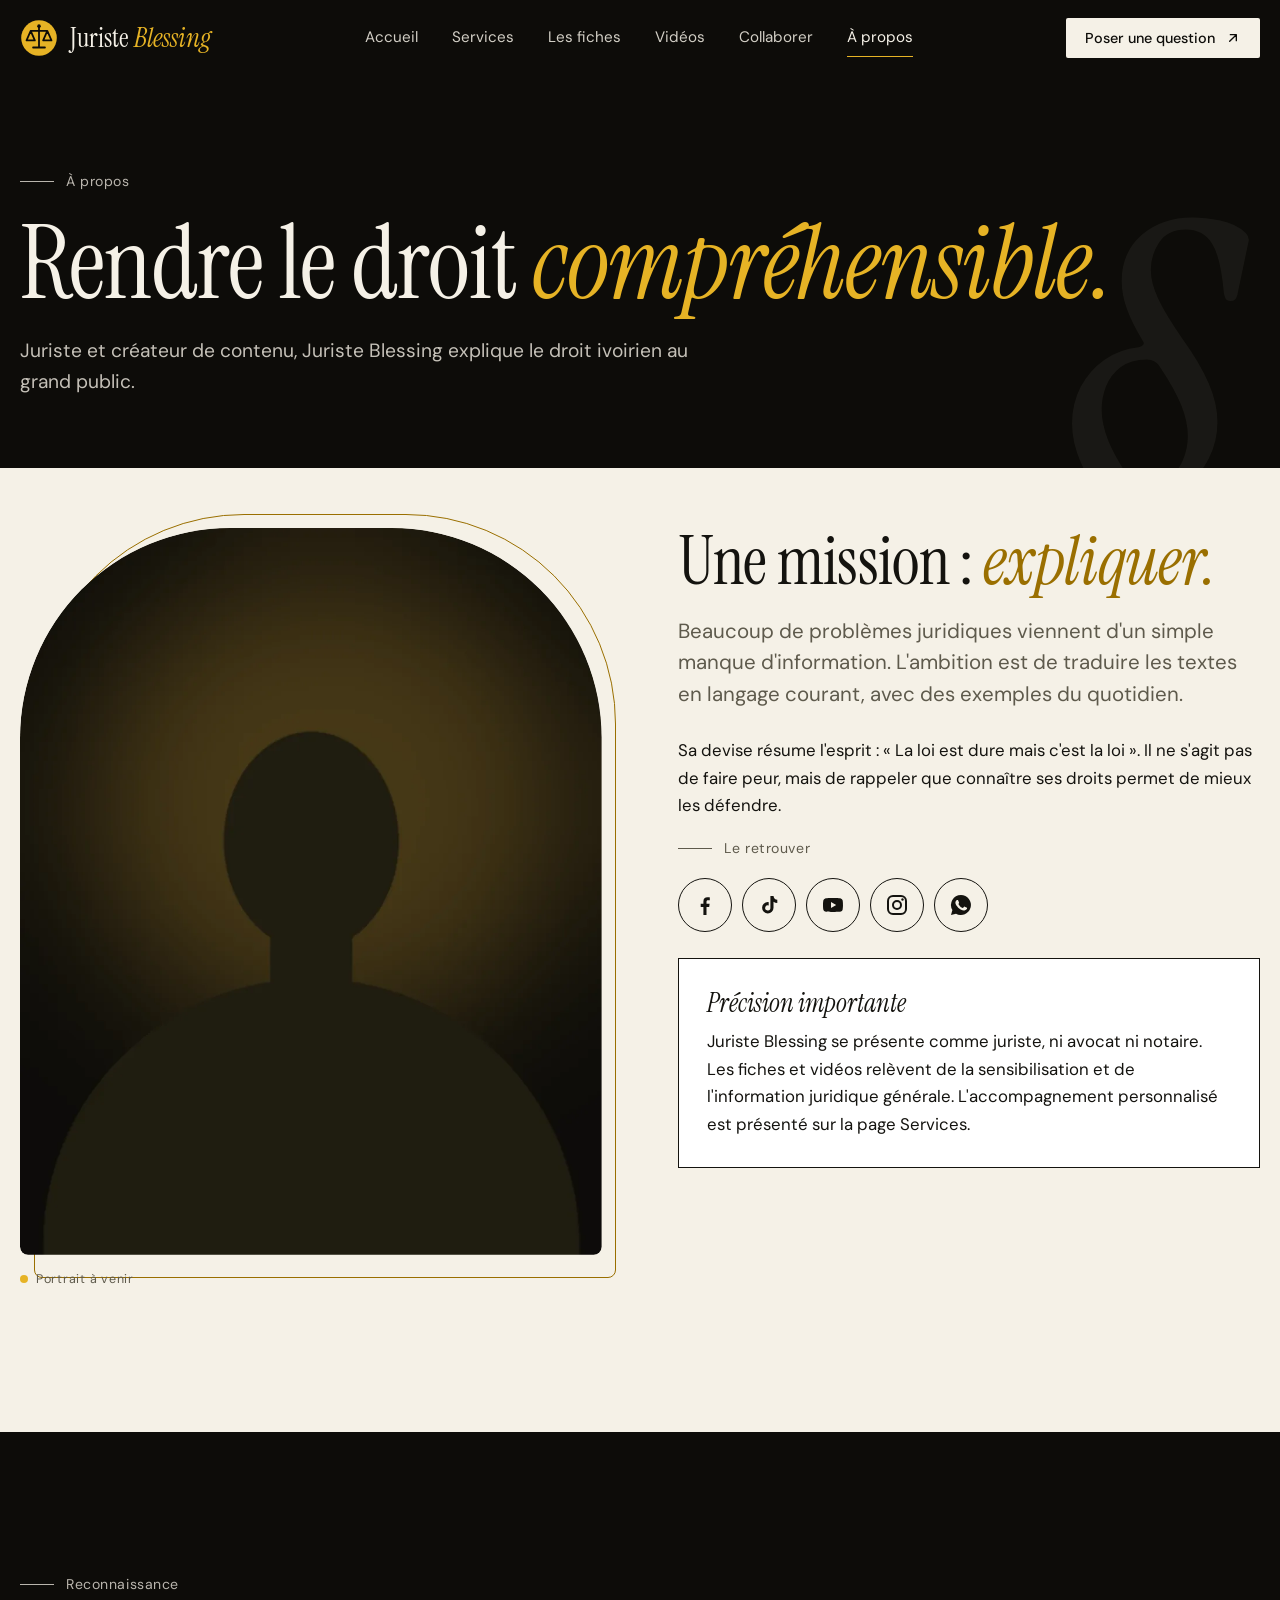
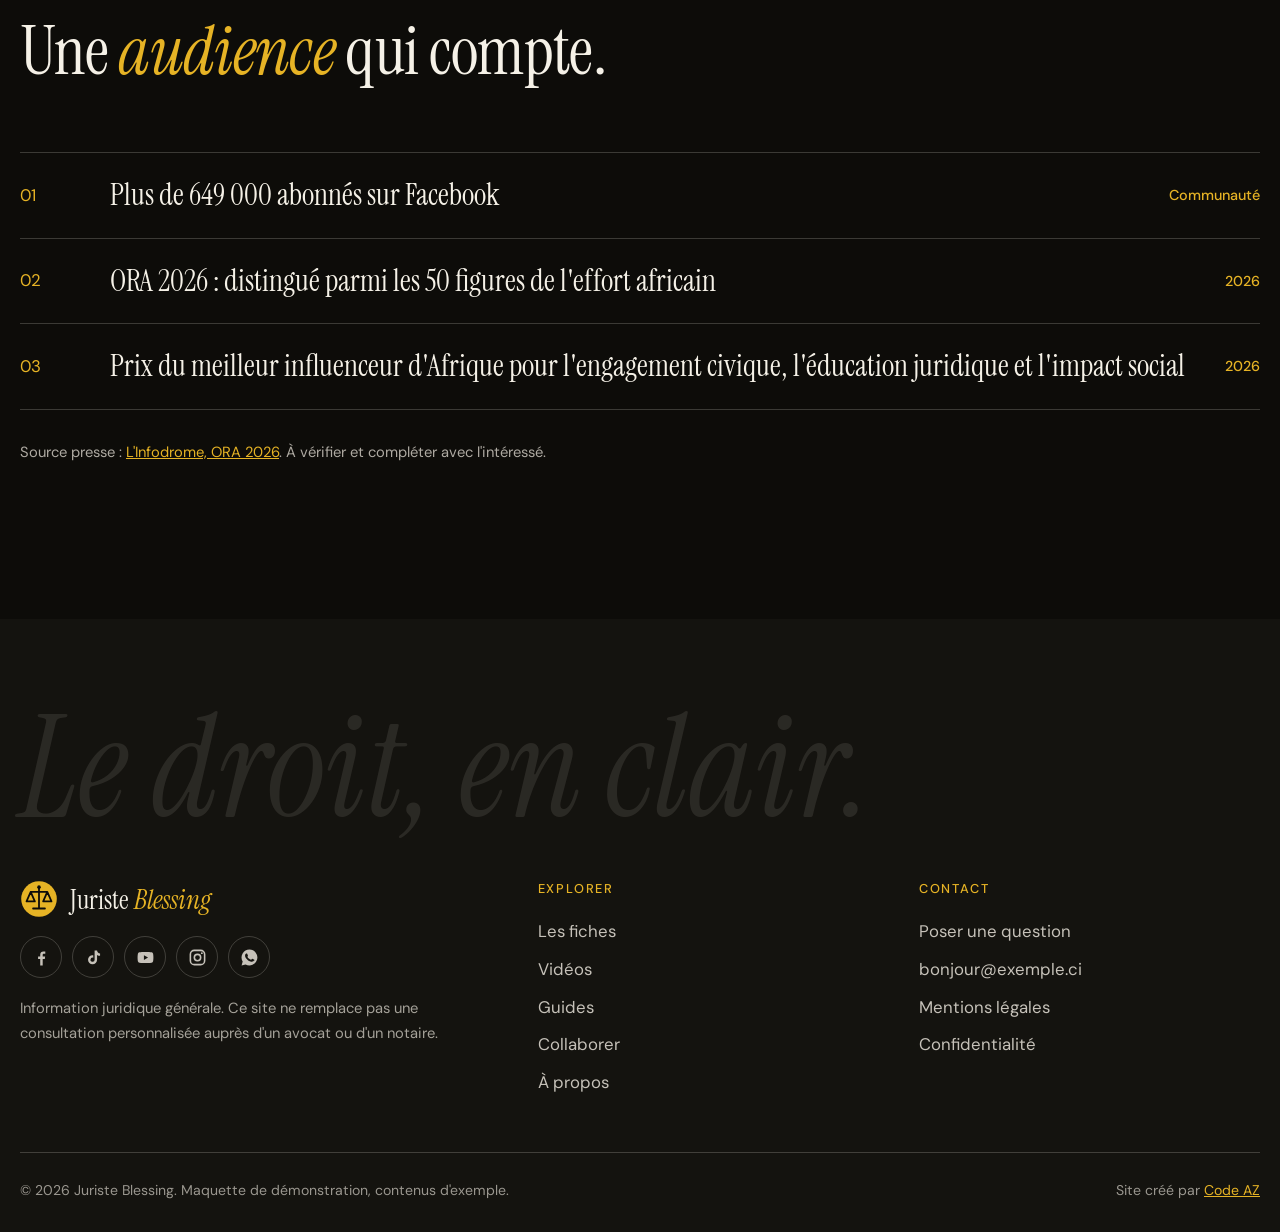
<file: a-propos/index.html>
<!DOCTYPE html>
<html lang="fr">
<head>
<meta charset="UTF-8">
<meta name="viewport" content="width=device-width, initial-scale=1.0">
<title>À propos · Juriste Blessing</title>
<meta name="description" content="Juriste, créateur de contenu : rendre le droit compréhensible par tous en Côte d'Ivoire. Ce que fait, et ne fait pas, Juriste Blessing.">
<meta name="theme-color" content="#0D0C09">
<meta property="og:type" content="website">
<meta property="og:locale" content="fr_FR">
<meta property="og:title" content="À propos · Juriste Blessing">
<meta property="og:description" content="Juriste, créateur de contenu : rendre le droit compréhensible par tous en Côte d'Ivoire. Ce que fait, et ne fait pas, Juriste Blessing.">
<link rel="icon" type="image/svg+xml" href="../favicon.svg">
<link rel="preload" href="../fonts/instrument-serif-latin-400-normal.woff2" as="font" type="font/woff2" crossorigin>
<link rel="preload" href="../fonts/dm-sans-latin-400-normal.woff2" as="font" type="font/woff2" crossorigin>
<link rel="stylesheet" href="../css/style.css">
<script>document.documentElement.className+=' js'</script>
</head>
<body>
<a class="skip" href="#contenu">Aller au contenu</a>
<div id="progress" aria-hidden="true"></div>
<header class="site"><div class="hbar">
<a class="brand" href="../" aria-label="Juriste Blessing, accueil"><span class="seal"><svg viewBox="0 0 64 64" aria-hidden="true"><circle cx="32" cy="32" r="30" fill="currentColor"/><path d="M32 12v34M18 20h28M18 20l-7 16h14zM46 20l-7 16h14zM22 48h20" fill="none" stroke="#0D0C09" stroke-width="3" stroke-linecap="round" stroke-linejoin="round"/><circle cx="32" cy="12" r="3" fill="#0D0C09"/></svg></span><span class="bn">Juriste <i>Blessing</i></span></a>
<nav class="nav" id="nav" aria-label="Navigation principale"><ul><li><a href="../">Accueil</a></li><li><a href="../services/">Services</a></li><li><a href="../fiches/">Les fiches</a></li><li><a href="../videos/">Vidéos</a></li><li><a href="../collaborer/">Collaborer</a></li><li><a href="../a-propos/" aria-current="page">À propos</a></li></ul></nav>
<a class="btn sm" href="../poser-une-question/">Poser une question <svg viewBox="0 0 24 24" fill="none" stroke="currentColor" stroke-width="2" stroke-linecap="round" stroke-linejoin="round" aria-hidden="true"><path d="M7 17 17 7M8 7h9v9"/></svg></a>
<button class="burger" type="button" aria-label="Ouvrir le menu" aria-expanded="false" aria-controls="nav"><i></i><i></i></button>
</div></header>
<main id="contenu">
<section class="phero"><div class="wrap"><p class="kicker rv">À propos</p><h1 class="rv">Rendre le droit <em>compréhensible.</em></h1><p class="lead rv">Juriste et créateur de contenu, Juriste Blessing explique le droit ivoirien au grand public.</p></div></section>
<section class="s tight"><div class="wrap split">
<div class="rv"><figure class="portrait about"><div class="pf"><img src="../img/portrait-apropos.webp" alt="Portrait de Juriste Blessing" loading="lazy"></div><figcaption class="ph-badge">Portrait à venir</figcaption></figure></div>
<div><h2 class="rv">Une mission : <em>expliquer.</em></h2><p class="big rv">Beaucoup de problèmes juridiques viennent d'un simple manque d'information. L'ambition est de traduire les textes en langage courant, avec des exemples du quotidien.</p>
<p class="rv">Sa devise résume l'esprit : « La loi est dure mais c'est la loi ». Il ne s'agit pas de faire peur, mais de rappeler que connaître ses droits permet de mieux les défendre.</p>
<div class="rv socabout"><p class="kicker">Le retrouver</p><ul class="social big"><li><a href="https://www.facebook.com/profile.php?id=100086278839147" target="_blank" rel="noopener noreferrer" aria-label="Facebook" title="Facebook"><svg viewBox="0 0 24 24" fill="currentColor" aria-hidden="true"><path d="M13.5 22v-8h2.7l.4-3.2h-3.1V8.800c0-.9.3-1.500 1.600-1.500h1.700V4.400c-.3 0-1.300-.1-2.400-.1-2.400 0-4 1.400-4 4.100v2.400H7.700V14h2.700v8z"/></svg></a></li><li><a href="https://www.tiktok.com/" target="_blank" rel="noopener noreferrer" aria-label="TikTok" title="TikTok"><svg viewBox="0 0 24 24" fill="currentColor" aria-hidden="true"><path d="M16.500 3c.3 2.200 1.600 3.600 3.800 3.800v3.100c-1.400 0-2.700-.4-3.800-1.200v6.100a5.700 5.700 0 1 1-5.700-5.700c.3 0 .6 0 .9.1v3.200a2.600 2.600 0 1 0 1.700 2.400V3z"/></svg></a></li><li><a href="https://www.youtube.com/" target="_blank" rel="noopener noreferrer" aria-label="YouTube" title="YouTube"><svg viewBox="0 0 24 24" fill="currentColor" aria-hidden="true"><path d="M21.600 7.200a2.500 2.500 0 0 0-1.800-1.800C18.200 5 12 5 12 5s-6.200 0-7.800.4A2.500 2.500 0 0 0 2.400 7.200C2 8.800 2 12 2 12s0 3.200.4 4.800a2.500 2.500 0 0 0 1.800 1.800C5.800 19 12 19 12 19s6.200 0 7.800-.4a2.500 2.500 0 0 0 1.800-1.800c.4-1.600.4-4.800.4-4.800s0-3.200-.4-4.800zM10 15V9l5.200 3z"/></svg></a></li><li><a href="https://www.instagram.com/" target="_blank" rel="noopener noreferrer" aria-label="Instagram" title="Instagram"><svg viewBox="0 0 24 24" fill="currentColor" aria-hidden="true"><rect x="3" y="3" width="18" height="18" rx="5" fill="none" stroke="currentColor" stroke-width="2"/><circle cx="12" cy="12" r="4" fill="none" stroke="currentColor" stroke-width="2"/><circle cx="17.500" cy="6.500" r="1.200"/></svg></a></li><li><a href="https://wa.me/2250718216265" target="_blank" rel="noopener noreferrer" aria-label="WhatsApp" title="WhatsApp"><svg viewBox="0 0 24 24" fill="currentColor" aria-hidden="true"><path d="M12 2a10 10 0 0 0-8.600 15.100L2 22l5-1.300A10 10 0 1 0 12 2zm5.300 14.200c-.2.600-1.300 1.200-1.800 1.200-.5.100-1 .2-3.300-.7-2.800-1.200-4.600-4-4.700-4.200-.1-.2-1.100-1.500-1.100-2.800s.7-2 1-2.300c.2-.3.500-.3.700-.3h.5c.2 0 .4 0 .6.500l.8 2c.1.200.1.400 0 .5l-.4.600c-.1.200-.3.300-.1.600.2.300.8 1.300 1.700 2.100 1.100 1 2.100 1.300 2.400 1.500.3.100.4.100.6-.1l.8-1c.2-.3.400-.2.600-.1l1.900.9c.3.100.5.200.5.300.1.200.1.800-.1 1.400z"/></svg></a></li></ul></div>
<div class="rv warnbox"><b>Précision importante</b><p>Juriste Blessing se présente comme juriste, ni avocat ni notaire. Les fiches et vidéos relèvent de la sensibilisation et de l'information juridique générale. L'accompagnement personnalisé est présenté sur la page Services.</p></div></div>
</div></section>
<section class="s dark"><div class="wrap"><div class="shead"><div><p class="kicker light rv">Reconnaissance</p><h2 class="rv">Une <em>audience</em> qui compte.</h2></div></div>
<ol class="awards"><li class="rv"><span>01</span><p>Plus de 649 000 abonnés sur Facebook</p><em>Communauté</em></li><li class="rv"><span>02</span><p>ORA 2026 : distingué parmi les 50 figures de l'effort africain</p><em>2026</em></li><li class="rv"><span>03</span><p>Prix du meilleur influenceur d'Afrique pour l'engagement civique, l'éducation juridique et l'impact social</p><em>2026</em></li></ol>
<p class="small light rv">Source presse : <a href="https://www.linfodrome.com/culture/125413-ora-2026-stoni-et-le-juriste-blessing-distingues-parmi-les-50-figures-de-l-effort-africain" target="_blank" rel="noopener noreferrer">L'Infodrome, ORA 2026</a>. À vérifier et compléter avec l'intéressé.</p></div></section></main>
<footer class="site"><div class="wrap">
<div class="fword" aria-hidden="true">Le droit, en clair.</div>
<div class="fgrid">
<div><a class="brand" href="../"><span class="seal"><svg viewBox="0 0 64 64" aria-hidden="true"><circle cx="32" cy="32" r="30" fill="currentColor"/><path d="M32 12v34M18 20h28M18 20l-7 16h14zM46 20l-7 16h14zM22 48h20" fill="none" stroke="#0D0C09" stroke-width="3" stroke-linecap="round" stroke-linejoin="round"/><circle cx="32" cy="12" r="3" fill="#0D0C09"/></svg></span><span class="bn">Juriste <i>Blessing</i></span></a><ul class="social foot"><li><a href="https://www.facebook.com/profile.php?id=100086278839147" target="_blank" rel="noopener noreferrer" aria-label="Facebook" title="Facebook"><svg viewBox="0 0 24 24" fill="currentColor" aria-hidden="true"><path d="M13.5 22v-8h2.7l.4-3.2h-3.1V8.800c0-.9.3-1.500 1.600-1.500h1.700V4.400c-.3 0-1.300-.1-2.400-.1-2.400 0-4 1.400-4 4.100v2.400H7.700V14h2.700v8z"/></svg></a></li><li><a href="https://www.tiktok.com/" target="_blank" rel="noopener noreferrer" aria-label="TikTok" title="TikTok"><svg viewBox="0 0 24 24" fill="currentColor" aria-hidden="true"><path d="M16.500 3c.3 2.200 1.600 3.600 3.800 3.800v3.100c-1.400 0-2.700-.4-3.800-1.200v6.100a5.700 5.700 0 1 1-5.700-5.700c.3 0 .6 0 .9.1v3.200a2.600 2.600 0 1 0 1.700 2.400V3z"/></svg></a></li><li><a href="https://www.youtube.com/" target="_blank" rel="noopener noreferrer" aria-label="YouTube" title="YouTube"><svg viewBox="0 0 24 24" fill="currentColor" aria-hidden="true"><path d="M21.600 7.200a2.500 2.500 0 0 0-1.800-1.800C18.200 5 12 5 12 5s-6.200 0-7.800.4A2.500 2.500 0 0 0 2.400 7.200C2 8.800 2 12 2 12s0 3.200.4 4.800a2.500 2.500 0 0 0 1.800 1.800C5.800 19 12 19 12 19s6.200 0 7.800-.4a2.500 2.500 0 0 0 1.800-1.800c.4-1.600.4-4.800.4-4.800s0-3.200-.4-4.800zM10 15V9l5.200 3z"/></svg></a></li><li><a href="https://www.instagram.com/" target="_blank" rel="noopener noreferrer" aria-label="Instagram" title="Instagram"><svg viewBox="0 0 24 24" fill="currentColor" aria-hidden="true"><rect x="3" y="3" width="18" height="18" rx="5" fill="none" stroke="currentColor" stroke-width="2"/><circle cx="12" cy="12" r="4" fill="none" stroke="currentColor" stroke-width="2"/><circle cx="17.500" cy="6.500" r="1.200"/></svg></a></li><li><a href="https://wa.me/2250718216265" target="_blank" rel="noopener noreferrer" aria-label="WhatsApp" title="WhatsApp"><svg viewBox="0 0 24 24" fill="currentColor" aria-hidden="true"><path d="M12 2a10 10 0 0 0-8.600 15.100L2 22l5-1.300A10 10 0 1 0 12 2zm5.300 14.200c-.2.600-1.300 1.200-1.800 1.200-.5.100-1 .2-3.300-.7-2.800-1.200-4.600-4-4.700-4.200-.1-.2-1.100-1.500-1.100-2.800s.7-2 1-2.300c.2-.3.500-.3.700-.3h.5c.2 0 .4 0 .6.500l.8 2c.1.200.1.400 0 .5l-.4.600c-.1.200-.3.300-.1.600.2.300.8 1.300 1.700 2.100 1.100 1 2.100 1.300 2.400 1.500.3.100.4.100.6-.1l.8-1c.2-.3.400-.2.600-.1l1.900.9c.3.100.5.200.5.300.1.200.1.800-.1 1.400z"/></svg></a></li></ul><p class="fnote">Information juridique générale. Ce site ne remplace pas une consultation personnalisée auprès d'un avocat ou d'un notaire.</p></div>
<div><h2>Explorer</h2><a href="../fiches/">Les fiches</a><a href="../videos/">Vidéos</a><a href="../guides/">Guides</a><a href="../collaborer/">Collaborer</a><a href="../a-propos/">À propos</a></div>
<div><h2>Contact</h2><a href="../poser-une-question/">Poser une question</a><a href="mailto:bonjour@exemple.ci">bonjour@exemple.ci</a><a href="../mentions-legales/">Mentions légales</a><a href="../confidentialite/">Confidentialité</a></div>
</div>
<div class="legal"><span>© 2026 Juriste Blessing. Maquette de démonstration, contenus d'exemple.</span><span>Site créé par <a href="https://agnissanisaac.com" target="_blank" rel="noopener noreferrer">Code AZ</a></span></div>
</div></footer>
<script src="../js/main.js"></script>
</body>
</html>
</file>
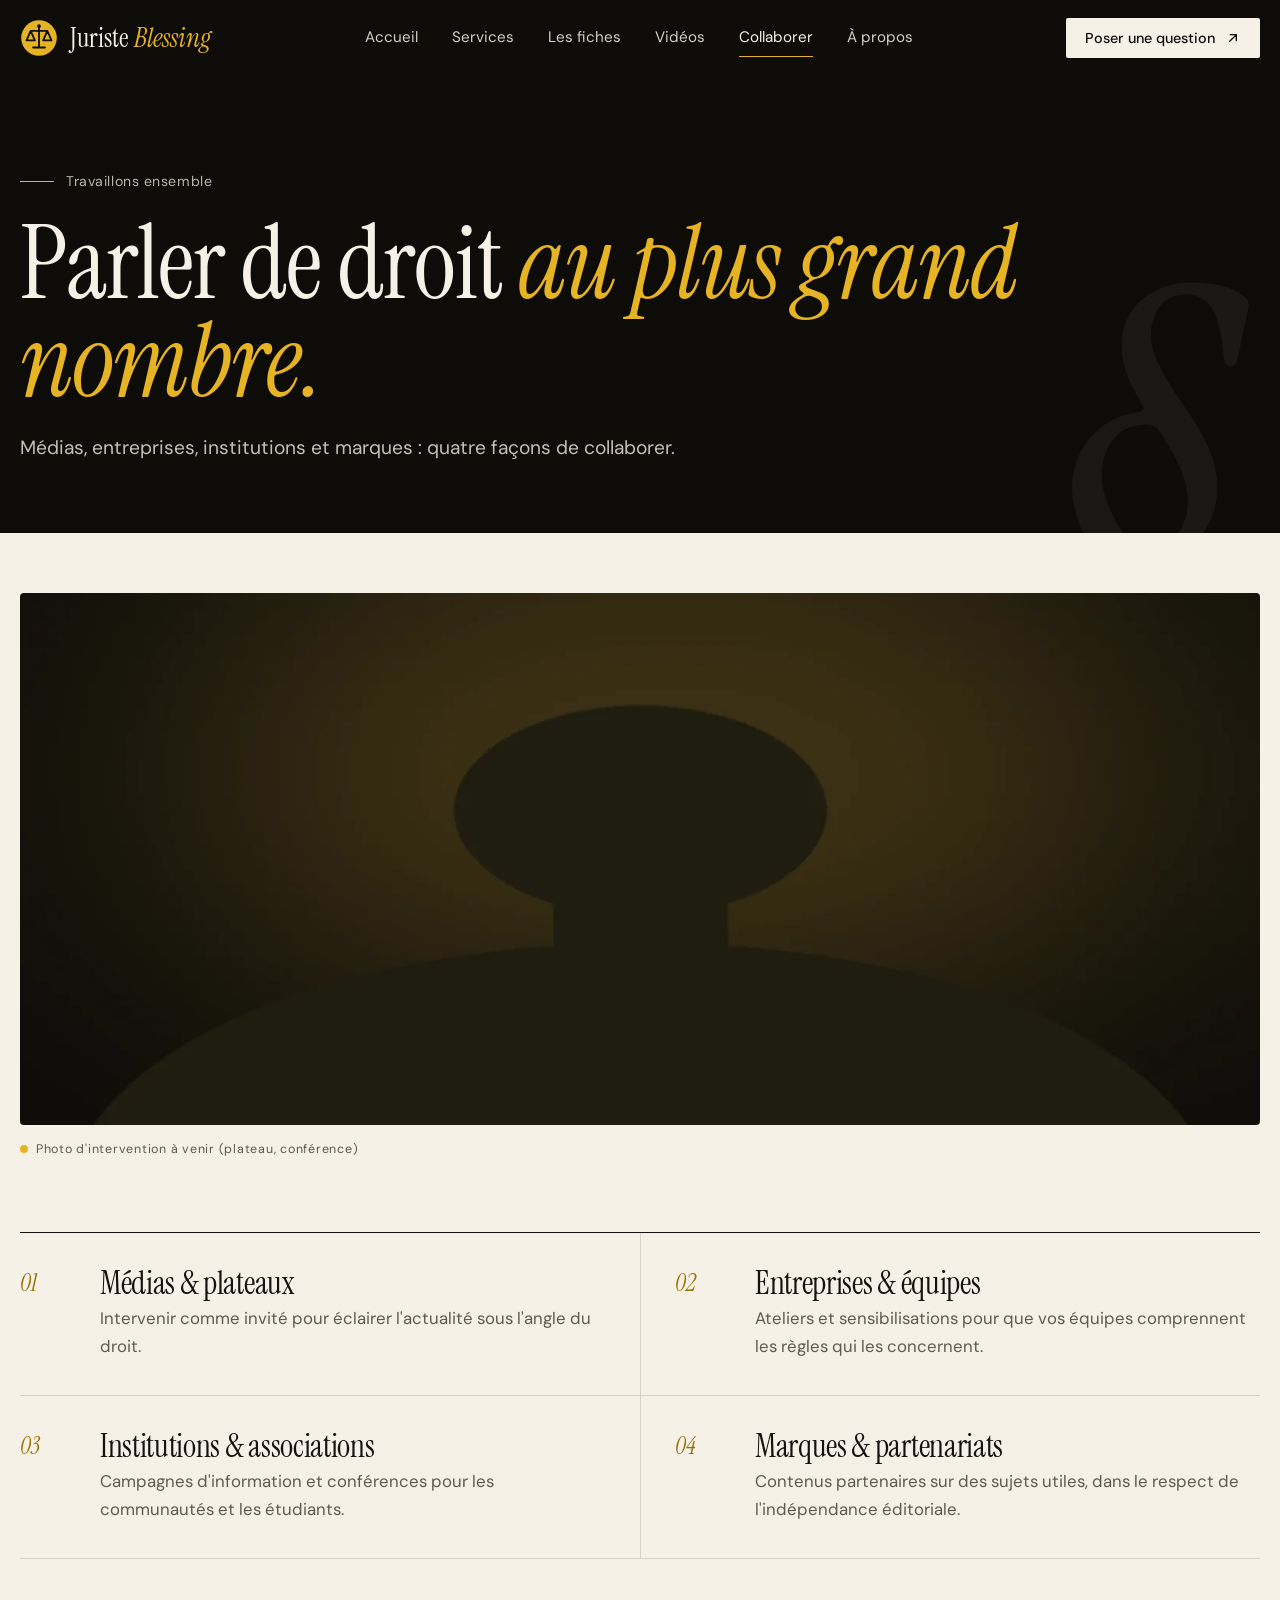
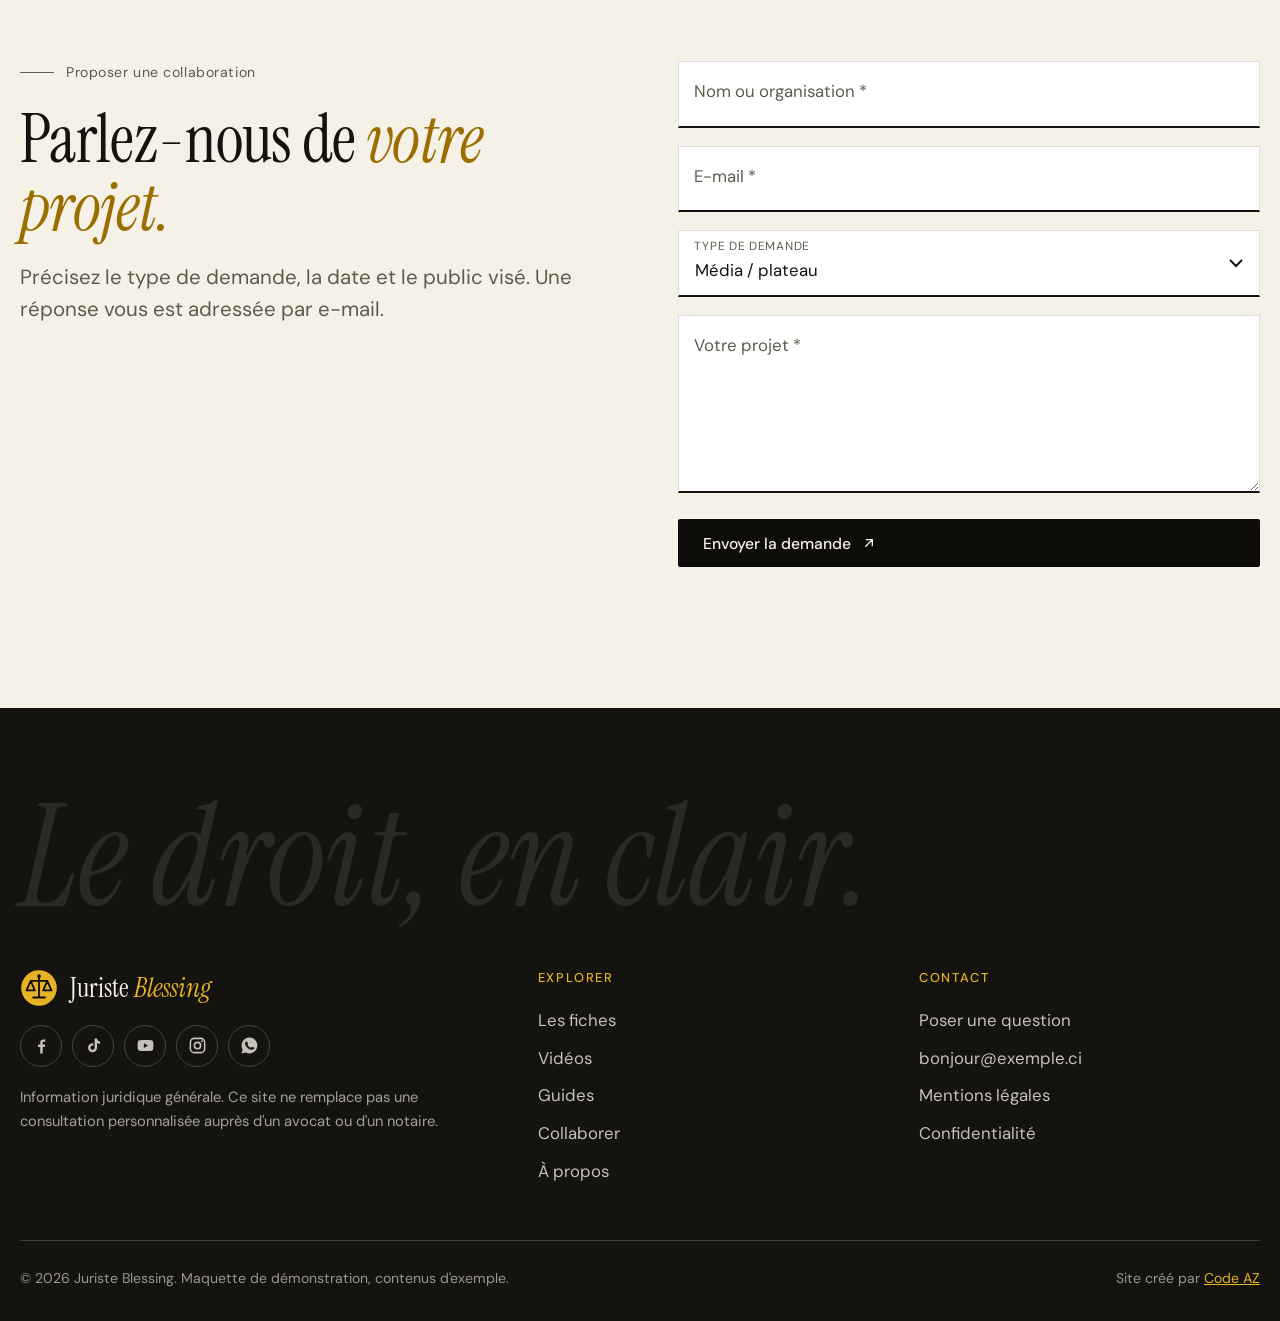
<file: collaborer/index.html>
<!DOCTYPE html>
<html lang="fr">
<head>
<meta charset="UTF-8">
<meta name="viewport" content="width=device-width, initial-scale=1.0">
<title>Collaborer · Juriste Blessing</title>
<meta name="description" content="Interventions médias, formations, partenariats : travaillons ensemble pour rendre le droit accessible.">
<meta name="theme-color" content="#0D0C09">
<meta property="og:type" content="website">
<meta property="og:locale" content="fr_FR">
<meta property="og:title" content="Collaborer · Juriste Blessing">
<meta property="og:description" content="Interventions médias, formations, partenariats : travaillons ensemble pour rendre le droit accessible.">
<link rel="icon" type="image/svg+xml" href="../favicon.svg">
<link rel="preload" href="../fonts/instrument-serif-latin-400-normal.woff2" as="font" type="font/woff2" crossorigin>
<link rel="preload" href="../fonts/dm-sans-latin-400-normal.woff2" as="font" type="font/woff2" crossorigin>
<link rel="stylesheet" href="../css/style.css">
<script>document.documentElement.className+=' js'</script>
</head>
<body>
<a class="skip" href="#contenu">Aller au contenu</a>
<div id="progress" aria-hidden="true"></div>
<header class="site"><div class="hbar">
<a class="brand" href="../" aria-label="Juriste Blessing, accueil"><span class="seal"><svg viewBox="0 0 64 64" aria-hidden="true"><circle cx="32" cy="32" r="30" fill="currentColor"/><path d="M32 12v34M18 20h28M18 20l-7 16h14zM46 20l-7 16h14zM22 48h20" fill="none" stroke="#0D0C09" stroke-width="3" stroke-linecap="round" stroke-linejoin="round"/><circle cx="32" cy="12" r="3" fill="#0D0C09"/></svg></span><span class="bn">Juriste <i>Blessing</i></span></a>
<nav class="nav" id="nav" aria-label="Navigation principale"><ul><li><a href="../">Accueil</a></li><li><a href="../services/">Services</a></li><li><a href="../fiches/">Les fiches</a></li><li><a href="../videos/">Vidéos</a></li><li><a href="../collaborer/" aria-current="page">Collaborer</a></li><li><a href="../a-propos/">À propos</a></li></ul></nav>
<a class="btn sm" href="../poser-une-question/">Poser une question <svg viewBox="0 0 24 24" fill="none" stroke="currentColor" stroke-width="2" stroke-linecap="round" stroke-linejoin="round" aria-hidden="true"><path d="M7 17 17 7M8 7h9v9"/></svg></a>
<button class="burger" type="button" aria-label="Ouvrir le menu" aria-expanded="false" aria-controls="nav"><i></i><i></i></button>
</div></header>
<main id="contenu">
<section class="phero"><div class="wrap"><p class="kicker rv">Travaillons ensemble</p><h1 class="rv">Parler de droit <em>au plus grand nombre.</em></h1><p class="lead rv">Médias, entreprises, institutions et marques : quatre façons de collaborer.</p></div></section>
<section class="s tight"><div class="wrap"><figure class="inter rv"><img src="../img/intervention.webp" alt="Juriste Blessing en intervention" width="1600" height="900" loading="lazy"><figcaption class="ph-badge">Photo d'intervention à venir (plateau, conférence)</figcaption></figure><div class="offers"><article class="offer rv" style="--d:0s"><span class="n">01</span><h3>Médias & plateaux</h3><p>Intervenir comme invité pour éclairer l'actualité sous l'angle du droit.</p></article><article class="offer rv" style="--d:0.08s"><span class="n">02</span><h3>Entreprises & équipes</h3><p>Ateliers et sensibilisations pour que vos équipes comprennent les règles qui les concernent.</p></article><article class="offer rv" style="--d:0.16s"><span class="n">03</span><h3>Institutions & associations</h3><p>Campagnes d'information et conférences pour les communautés et les étudiants.</p></article><article class="offer rv" style="--d:0.24s"><span class="n">04</span><h3>Marques & partenariats</h3><p>Contenus partenaires sur des sujets utiles, dans le respect de l'indépendance éditoriale.</p></article></div>
<div class="split formsec"><div class="rv"><p class="kicker">Proposer une collaboration</p><h2>Parlez-nous de <em>votre projet.</em></h2><p class="big">Précisez le type de demande, la date et le public visé. Une réponse vous est adressée par e-mail.</p></div>
<form id="cform" class="form rv" novalidate aria-label="Demande de collaboration"><div class="fld"><input id="c-n" type="text" placeholder=" " autocomplete="name" required><label for="c-n">Nom ou organisation *</label><p class="err">Indiquez votre nom.</p></div>
<div class="fld"><input id="c-e" type="email" placeholder=" " autocomplete="email" required><label for="c-e">E-mail *</label><p class="err">Indiquez une adresse e-mail valide.</p></div>
<div class="fld sel"><select id="c-t"><option>Média / plateau</option><option>Entreprise / formation</option><option>Institution / association</option><option>Marque / partenariat</option></select><label for="c-t">Type de demande</label></div>
<div class="fld"><textarea id="c-m" rows="5" placeholder=" " required></textarea><label for="c-m">Votre projet *</label><p class="err">Décrivez brièvement votre projet.</p></div>
<button class="btn dark" type="submit">Envoyer la demande <svg viewBox="0 0 24 24" fill="none" stroke="currentColor" stroke-width="2" stroke-linecap="round" stroke-linejoin="round" aria-hidden="true"><path d="M7 17 17 7M8 7h9v9"/></svg></button><p class="ok" id="cok" role="status" hidden>Votre messagerie s'ouvre avec le message prêt à partir.</p></form></div>
</div></section></main>
<footer class="site"><div class="wrap">
<div class="fword" aria-hidden="true">Le droit, en clair.</div>
<div class="fgrid">
<div><a class="brand" href="../"><span class="seal"><svg viewBox="0 0 64 64" aria-hidden="true"><circle cx="32" cy="32" r="30" fill="currentColor"/><path d="M32 12v34M18 20h28M18 20l-7 16h14zM46 20l-7 16h14zM22 48h20" fill="none" stroke="#0D0C09" stroke-width="3" stroke-linecap="round" stroke-linejoin="round"/><circle cx="32" cy="12" r="3" fill="#0D0C09"/></svg></span><span class="bn">Juriste <i>Blessing</i></span></a><ul class="social foot"><li><a href="https://www.facebook.com/profile.php?id=100086278839147" target="_blank" rel="noopener noreferrer" aria-label="Facebook" title="Facebook"><svg viewBox="0 0 24 24" fill="currentColor" aria-hidden="true"><path d="M13.5 22v-8h2.7l.4-3.2h-3.1V8.800c0-.9.3-1.500 1.600-1.500h1.700V4.400c-.3 0-1.300-.1-2.400-.1-2.400 0-4 1.400-4 4.100v2.400H7.700V14h2.700v8z"/></svg></a></li><li><a href="https://www.tiktok.com/" target="_blank" rel="noopener noreferrer" aria-label="TikTok" title="TikTok"><svg viewBox="0 0 24 24" fill="currentColor" aria-hidden="true"><path d="M16.500 3c.3 2.200 1.600 3.600 3.800 3.800v3.100c-1.400 0-2.700-.4-3.800-1.200v6.100a5.700 5.700 0 1 1-5.700-5.700c.3 0 .6 0 .9.1v3.200a2.600 2.600 0 1 0 1.700 2.400V3z"/></svg></a></li><li><a href="https://www.youtube.com/" target="_blank" rel="noopener noreferrer" aria-label="YouTube" title="YouTube"><svg viewBox="0 0 24 24" fill="currentColor" aria-hidden="true"><path d="M21.600 7.200a2.500 2.500 0 0 0-1.800-1.800C18.200 5 12 5 12 5s-6.200 0-7.800.4A2.500 2.500 0 0 0 2.400 7.200C2 8.800 2 12 2 12s0 3.200.4 4.800a2.500 2.500 0 0 0 1.800 1.800C5.800 19 12 19 12 19s6.200 0 7.800-.4a2.500 2.500 0 0 0 1.800-1.800c.4-1.600.4-4.800.4-4.800s0-3.200-.4-4.800zM10 15V9l5.200 3z"/></svg></a></li><li><a href="https://www.instagram.com/" target="_blank" rel="noopener noreferrer" aria-label="Instagram" title="Instagram"><svg viewBox="0 0 24 24" fill="currentColor" aria-hidden="true"><rect x="3" y="3" width="18" height="18" rx="5" fill="none" stroke="currentColor" stroke-width="2"/><circle cx="12" cy="12" r="4" fill="none" stroke="currentColor" stroke-width="2"/><circle cx="17.500" cy="6.500" r="1.200"/></svg></a></li><li><a href="https://wa.me/2250718216265" target="_blank" rel="noopener noreferrer" aria-label="WhatsApp" title="WhatsApp"><svg viewBox="0 0 24 24" fill="currentColor" aria-hidden="true"><path d="M12 2a10 10 0 0 0-8.600 15.100L2 22l5-1.300A10 10 0 1 0 12 2zm5.300 14.200c-.2.600-1.300 1.200-1.800 1.200-.5.100-1 .2-3.300-.7-2.800-1.200-4.600-4-4.700-4.200-.1-.2-1.100-1.500-1.100-2.800s.7-2 1-2.300c.2-.3.500-.3.700-.3h.5c.2 0 .4 0 .6.500l.8 2c.1.200.1.400 0 .5l-.4.600c-.1.200-.3.300-.1.600.2.300.8 1.300 1.700 2.100 1.100 1 2.100 1.300 2.400 1.500.3.100.4.100.6-.1l.8-1c.2-.3.400-.2.600-.1l1.900.9c.3.100.5.200.5.300.1.200.1.800-.1 1.400z"/></svg></a></li></ul><p class="fnote">Information juridique générale. Ce site ne remplace pas une consultation personnalisée auprès d'un avocat ou d'un notaire.</p></div>
<div><h2>Explorer</h2><a href="../fiches/">Les fiches</a><a href="../videos/">Vidéos</a><a href="../guides/">Guides</a><a href="../collaborer/">Collaborer</a><a href="../a-propos/">À propos</a></div>
<div><h2>Contact</h2><a href="../poser-une-question/">Poser une question</a><a href="mailto:bonjour@exemple.ci">bonjour@exemple.ci</a><a href="../mentions-legales/">Mentions légales</a><a href="../confidentialite/">Confidentialité</a></div>
</div>
<div class="legal"><span>© 2026 Juriste Blessing. Maquette de démonstration, contenus d'exemple.</span><span>Site créé par <a href="https://agnissanisaac.com" target="_blank" rel="noopener noreferrer">Code AZ</a></span></div>
</div></footer>
<script src="../js/main.js"></script>
</body>
</html>
</file>
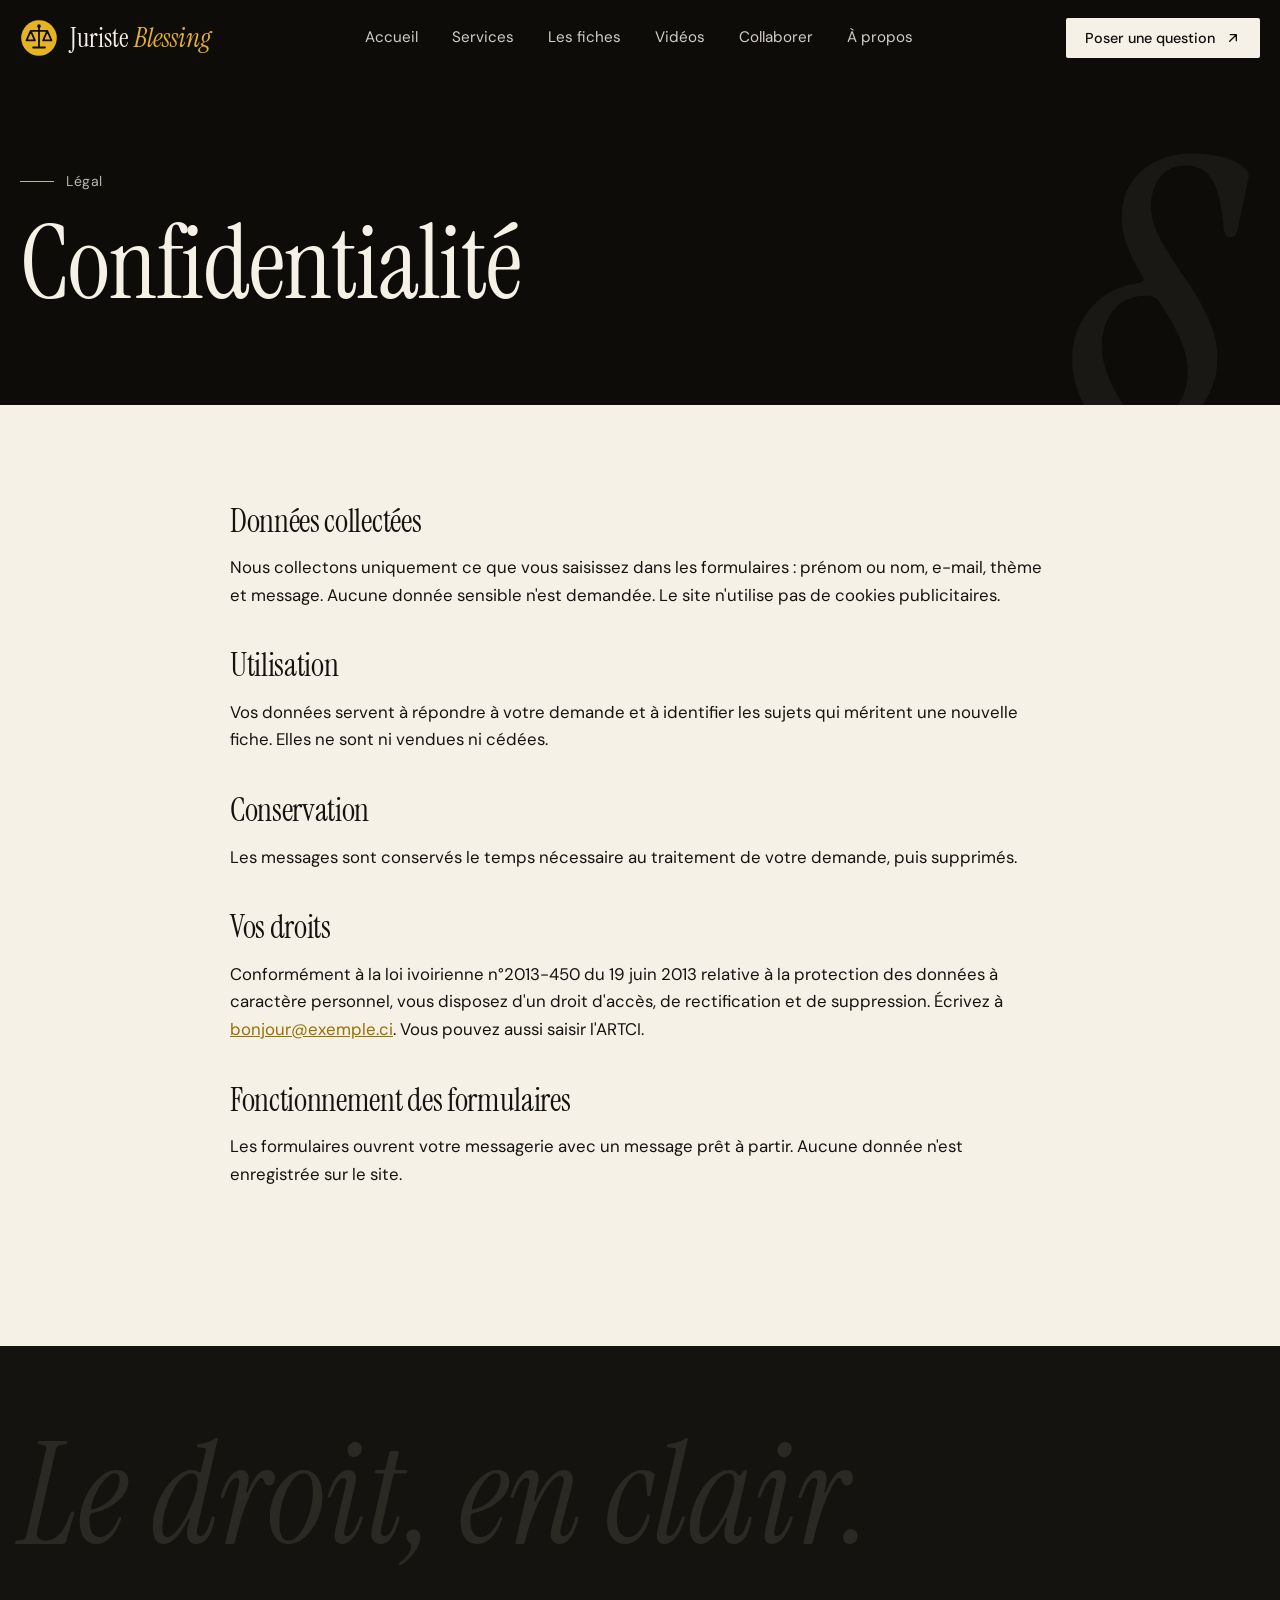
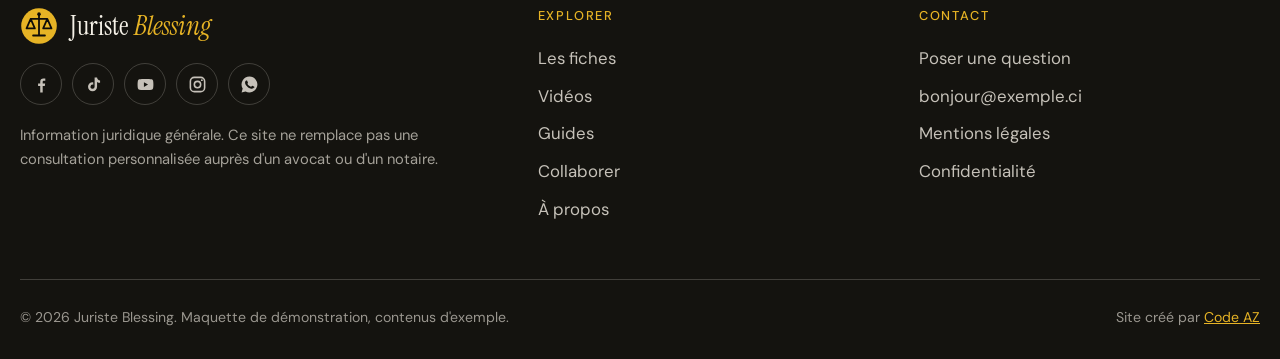
<file: confidentialite/index.html>
<!DOCTYPE html>
<html lang="fr">
<head>
<meta charset="UTF-8">
<meta name="viewport" content="width=device-width, initial-scale=1.0">
<title>Confidentialité · Juriste Blessing</title>
<meta name="description" content="Confidentialité">
<meta name="theme-color" content="#0D0C09">
<meta property="og:type" content="website">
<meta property="og:locale" content="fr_FR">
<meta property="og:title" content="Confidentialité · Juriste Blessing">
<meta property="og:description" content="Confidentialité">
<link rel="icon" type="image/svg+xml" href="../favicon.svg">
<link rel="preload" href="../fonts/instrument-serif-latin-400-normal.woff2" as="font" type="font/woff2" crossorigin>
<link rel="preload" href="../fonts/dm-sans-latin-400-normal.woff2" as="font" type="font/woff2" crossorigin>
<link rel="stylesheet" href="../css/style.css">
<script>document.documentElement.className+=' js'</script>
</head>
<body>
<a class="skip" href="#contenu">Aller au contenu</a>
<div id="progress" aria-hidden="true"></div>
<header class="site"><div class="hbar">
<a class="brand" href="../" aria-label="Juriste Blessing, accueil"><span class="seal"><svg viewBox="0 0 64 64" aria-hidden="true"><circle cx="32" cy="32" r="30" fill="currentColor"/><path d="M32 12v34M18 20h28M18 20l-7 16h14zM46 20l-7 16h14zM22 48h20" fill="none" stroke="#0D0C09" stroke-width="3" stroke-linecap="round" stroke-linejoin="round"/><circle cx="32" cy="12" r="3" fill="#0D0C09"/></svg></span><span class="bn">Juriste <i>Blessing</i></span></a>
<nav class="nav" id="nav" aria-label="Navigation principale"><ul><li><a href="../">Accueil</a></li><li><a href="../services/">Services</a></li><li><a href="../fiches/">Les fiches</a></li><li><a href="../videos/">Vidéos</a></li><li><a href="../collaborer/">Collaborer</a></li><li><a href="../a-propos/">À propos</a></li></ul></nav>
<a class="btn sm" href="../poser-une-question/">Poser une question <svg viewBox="0 0 24 24" fill="none" stroke="currentColor" stroke-width="2" stroke-linecap="round" stroke-linejoin="round" aria-hidden="true"><path d="M7 17 17 7M8 7h9v9"/></svg></a>
<button class="burger" type="button" aria-label="Ouvrir le menu" aria-expanded="false" aria-controls="nav"><i></i><i></i></button>
</div></header>
<main id="contenu">
<section class="phero"><div class="wrap"><p class="kicker rv">Légal</p><h1 class="rv">Confidentialité</h1></div></section><section class="s tight"><div class="wrap narrow"><div class="prose rv"><h2>Données collectées</h2><p>Nous collectons uniquement ce que vous saisissez dans les formulaires : prénom ou nom, e-mail, thème et message. Aucune donnée sensible n'est demandée. Le site n'utilise pas de cookies publicitaires.</p>
<h2>Utilisation</h2><p>Vos données servent à répondre à votre demande et à identifier les sujets qui méritent une nouvelle fiche. Elles ne sont ni vendues ni cédées.</p>
<h2>Conservation</h2><p>Les messages sont conservés le temps nécessaire au traitement de votre demande, puis supprimés.</p>
<h2>Vos droits</h2><p>Conformément à la loi ivoirienne n°2013-450 du 19 juin 2013 relative à la protection des données à caractère personnel, vous disposez d'un droit d'accès, de rectification et de suppression. Écrivez à <a href="mailto:bonjour@exemple.ci">bonjour@exemple.ci</a>. Vous pouvez aussi saisir l'ARTCI.</p>
<h2>Fonctionnement des formulaires</h2><p>Les formulaires ouvrent votre messagerie avec un message prêt à partir. Aucune donnée n'est enregistrée sur le site.</p></div></div></section></main>
<footer class="site"><div class="wrap">
<div class="fword" aria-hidden="true">Le droit, en clair.</div>
<div class="fgrid">
<div><a class="brand" href="../"><span class="seal"><svg viewBox="0 0 64 64" aria-hidden="true"><circle cx="32" cy="32" r="30" fill="currentColor"/><path d="M32 12v34M18 20h28M18 20l-7 16h14zM46 20l-7 16h14zM22 48h20" fill="none" stroke="#0D0C09" stroke-width="3" stroke-linecap="round" stroke-linejoin="round"/><circle cx="32" cy="12" r="3" fill="#0D0C09"/></svg></span><span class="bn">Juriste <i>Blessing</i></span></a><ul class="social foot"><li><a href="https://www.facebook.com/profile.php?id=100086278839147" target="_blank" rel="noopener noreferrer" aria-label="Facebook" title="Facebook"><svg viewBox="0 0 24 24" fill="currentColor" aria-hidden="true"><path d="M13.5 22v-8h2.7l.4-3.2h-3.1V8.800c0-.9.3-1.500 1.600-1.500h1.700V4.400c-.3 0-1.300-.1-2.400-.1-2.400 0-4 1.400-4 4.100v2.400H7.700V14h2.700v8z"/></svg></a></li><li><a href="https://www.tiktok.com/" target="_blank" rel="noopener noreferrer" aria-label="TikTok" title="TikTok"><svg viewBox="0 0 24 24" fill="currentColor" aria-hidden="true"><path d="M16.500 3c.3 2.200 1.600 3.600 3.800 3.800v3.100c-1.400 0-2.700-.4-3.800-1.200v6.100a5.700 5.700 0 1 1-5.700-5.700c.3 0 .6 0 .9.1v3.200a2.600 2.600 0 1 0 1.700 2.400V3z"/></svg></a></li><li><a href="https://www.youtube.com/" target="_blank" rel="noopener noreferrer" aria-label="YouTube" title="YouTube"><svg viewBox="0 0 24 24" fill="currentColor" aria-hidden="true"><path d="M21.600 7.200a2.500 2.500 0 0 0-1.800-1.800C18.200 5 12 5 12 5s-6.200 0-7.800.4A2.500 2.500 0 0 0 2.400 7.200C2 8.800 2 12 2 12s0 3.200.4 4.800a2.500 2.500 0 0 0 1.800 1.800C5.800 19 12 19 12 19s6.200 0 7.800-.4a2.500 2.500 0 0 0 1.800-1.800c.4-1.600.4-4.800.4-4.800s0-3.200-.4-4.800zM10 15V9l5.200 3z"/></svg></a></li><li><a href="https://www.instagram.com/" target="_blank" rel="noopener noreferrer" aria-label="Instagram" title="Instagram"><svg viewBox="0 0 24 24" fill="currentColor" aria-hidden="true"><rect x="3" y="3" width="18" height="18" rx="5" fill="none" stroke="currentColor" stroke-width="2"/><circle cx="12" cy="12" r="4" fill="none" stroke="currentColor" stroke-width="2"/><circle cx="17.500" cy="6.500" r="1.200"/></svg></a></li><li><a href="https://wa.me/2250718216265" target="_blank" rel="noopener noreferrer" aria-label="WhatsApp" title="WhatsApp"><svg viewBox="0 0 24 24" fill="currentColor" aria-hidden="true"><path d="M12 2a10 10 0 0 0-8.600 15.100L2 22l5-1.300A10 10 0 1 0 12 2zm5.300 14.200c-.2.600-1.300 1.200-1.800 1.200-.5.100-1 .2-3.300-.7-2.800-1.200-4.600-4-4.700-4.200-.1-.2-1.100-1.500-1.100-2.800s.7-2 1-2.300c.2-.3.500-.3.700-.3h.5c.2 0 .4 0 .6.500l.8 2c.1.200.1.400 0 .5l-.4.600c-.1.200-.3.300-.1.600.2.300.8 1.300 1.700 2.100 1.100 1 2.100 1.300 2.400 1.500.3.100.4.100.6-.1l.8-1c.2-.3.400-.2.600-.1l1.900.9c.3.100.5.200.5.300.1.200.1.800-.1 1.400z"/></svg></a></li></ul><p class="fnote">Information juridique générale. Ce site ne remplace pas une consultation personnalisée auprès d'un avocat ou d'un notaire.</p></div>
<div><h2>Explorer</h2><a href="../fiches/">Les fiches</a><a href="../videos/">Vidéos</a><a href="../guides/">Guides</a><a href="../collaborer/">Collaborer</a><a href="../a-propos/">À propos</a></div>
<div><h2>Contact</h2><a href="../poser-une-question/">Poser une question</a><a href="mailto:bonjour@exemple.ci">bonjour@exemple.ci</a><a href="../mentions-legales/">Mentions légales</a><a href="../confidentialite/">Confidentialité</a></div>
</div>
<div class="legal"><span>© 2026 Juriste Blessing. Maquette de démonstration, contenus d'exemple.</span><span>Site créé par <a href="https://agnissanisaac.com" target="_blank" rel="noopener noreferrer">Code AZ</a></span></div>
</div></footer>
<script src="../js/main.js"></script>
</body>
</html>
</file>
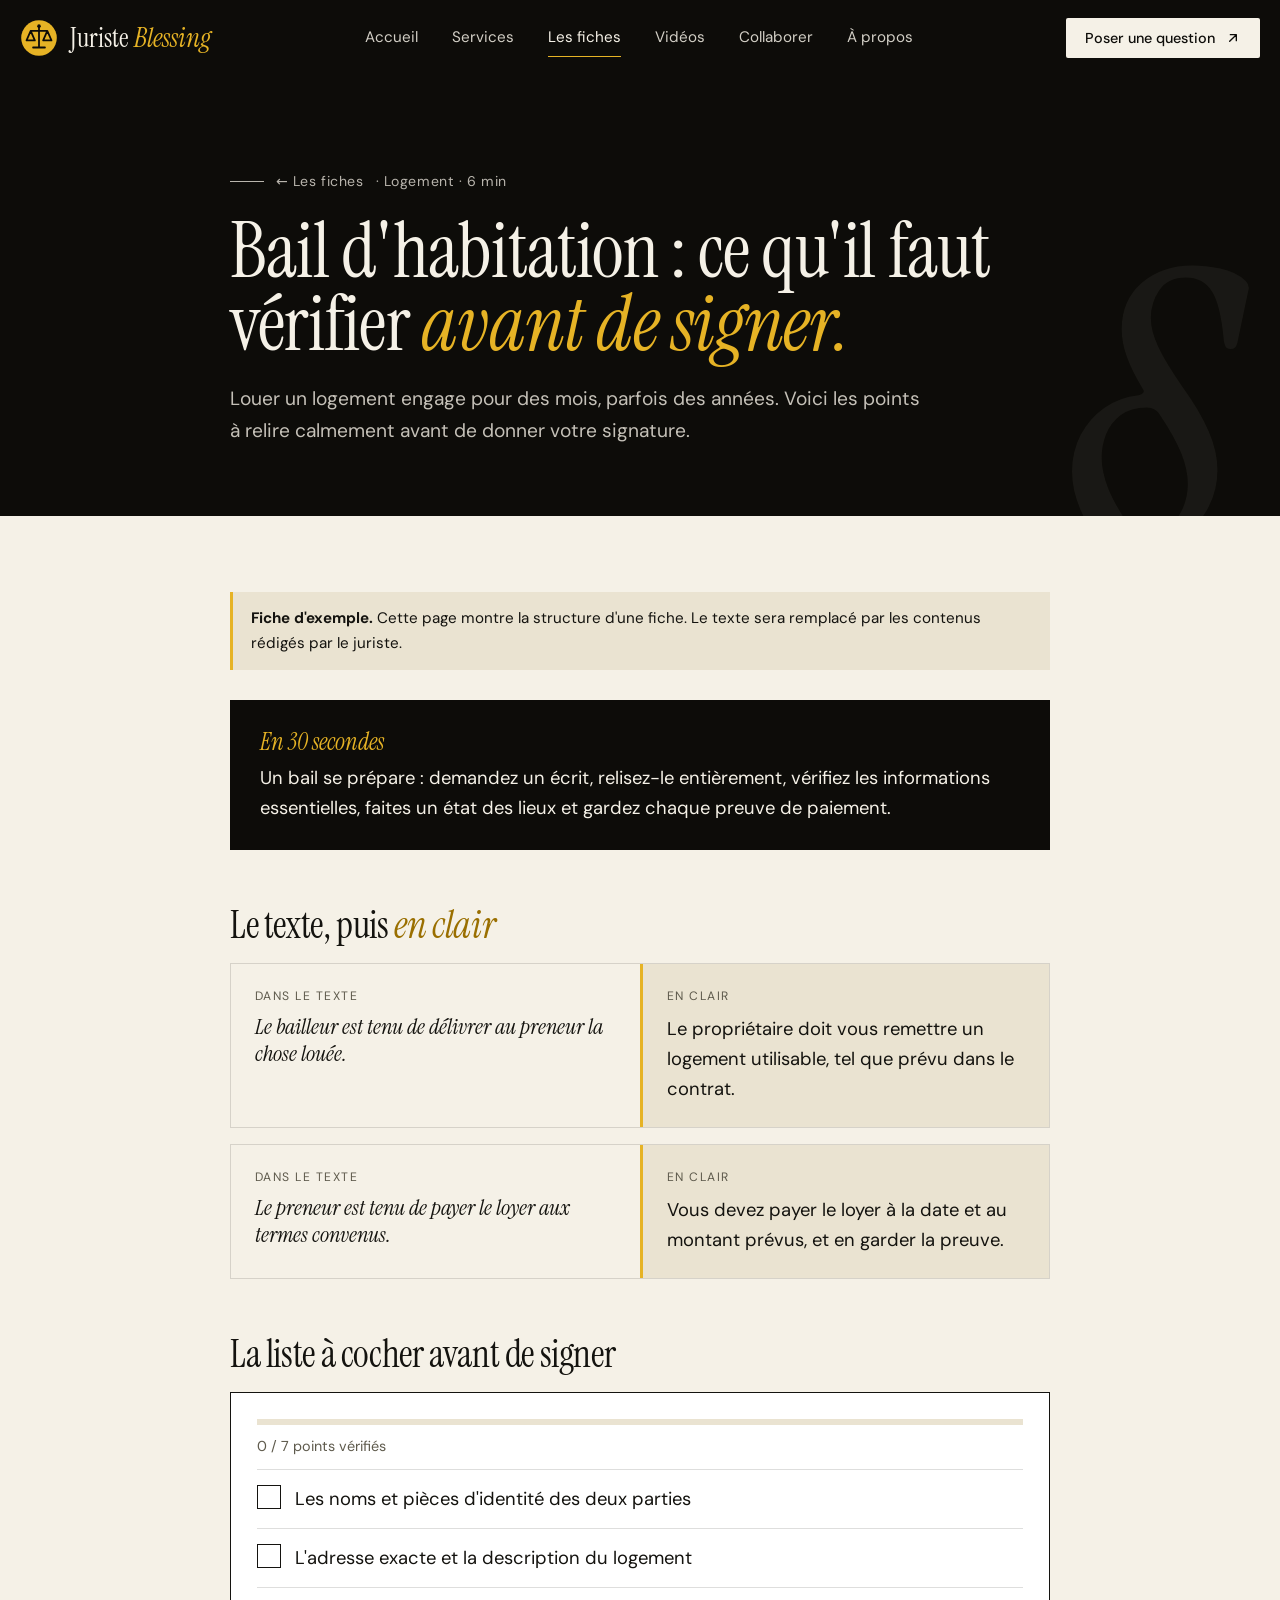
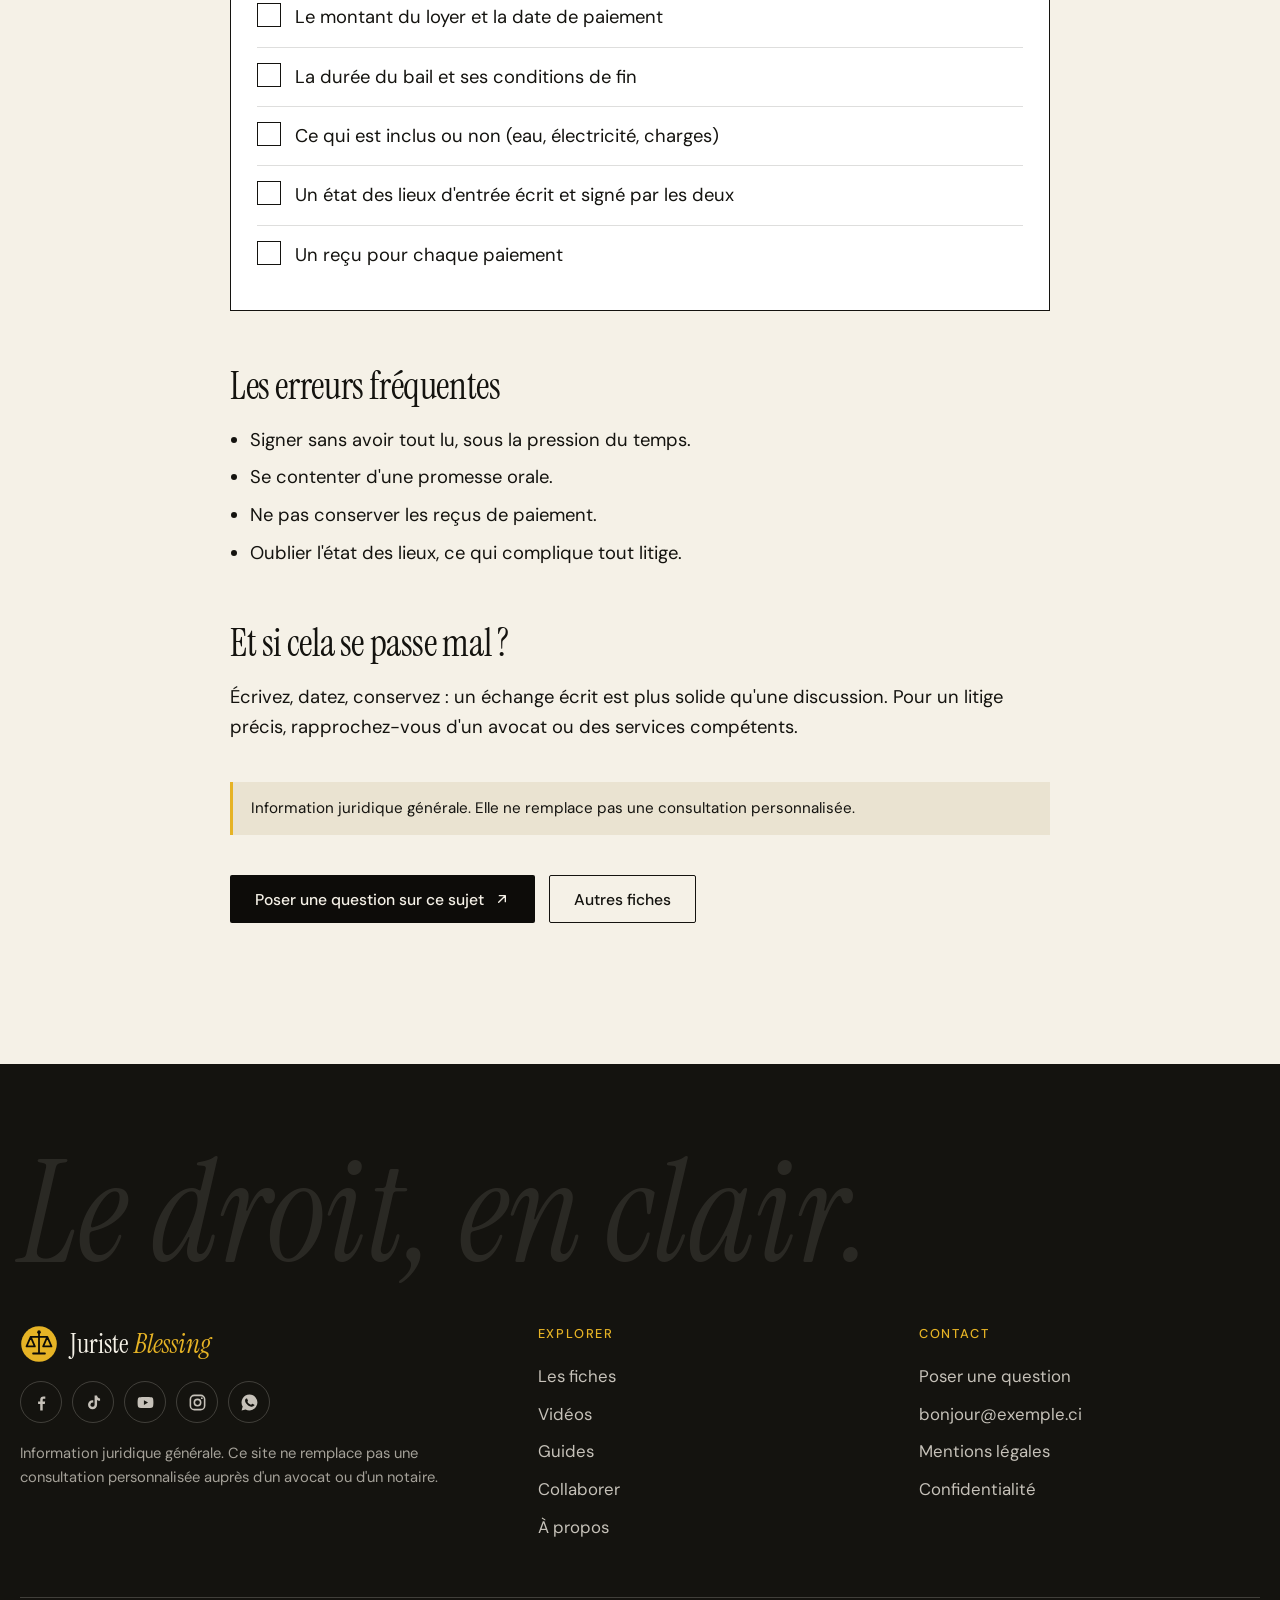
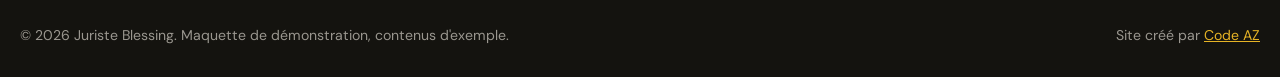
<file: fiche/index.html>
<!DOCTYPE html>
<html lang="fr">
<head>
<meta charset="UTF-8">
<meta name="viewport" content="width=device-width, initial-scale=1.0">
<title>Bail d'habitation · Juriste Blessing</title>
<meta name="description" content="Exemple de fiche : les points à vérifier avant de signer un bail d'habitation, expliqués simplement.">
<meta name="theme-color" content="#0D0C09">
<meta property="og:type" content="website">
<meta property="og:locale" content="fr_FR">
<meta property="og:title" content="Bail d'habitation · Juriste Blessing">
<meta property="og:description" content="Exemple de fiche : les points à vérifier avant de signer un bail d'habitation, expliqués simplement.">
<link rel="icon" type="image/svg+xml" href="../favicon.svg">
<link rel="preload" href="../fonts/instrument-serif-latin-400-normal.woff2" as="font" type="font/woff2" crossorigin>
<link rel="preload" href="../fonts/dm-sans-latin-400-normal.woff2" as="font" type="font/woff2" crossorigin>
<link rel="stylesheet" href="../css/style.css">
<script>document.documentElement.className+=' js'</script>
</head>
<body>
<a class="skip" href="#contenu">Aller au contenu</a>
<div id="progress" aria-hidden="true"></div>
<header class="site"><div class="hbar">
<a class="brand" href="../" aria-label="Juriste Blessing, accueil"><span class="seal"><svg viewBox="0 0 64 64" aria-hidden="true"><circle cx="32" cy="32" r="30" fill="currentColor"/><path d="M32 12v34M18 20h28M18 20l-7 16h14zM46 20l-7 16h14zM22 48h20" fill="none" stroke="#0D0C09" stroke-width="3" stroke-linecap="round" stroke-linejoin="round"/><circle cx="32" cy="12" r="3" fill="#0D0C09"/></svg></span><span class="bn">Juriste <i>Blessing</i></span></a>
<nav class="nav" id="nav" aria-label="Navigation principale"><ul><li><a href="../">Accueil</a></li><li><a href="../services/">Services</a></li><li><a href="../fiches/" aria-current="page">Les fiches</a></li><li><a href="../videos/">Vidéos</a></li><li><a href="../collaborer/">Collaborer</a></li><li><a href="../a-propos/">À propos</a></li></ul></nav>
<a class="btn sm" href="../poser-une-question/">Poser une question <svg viewBox="0 0 24 24" fill="none" stroke="currentColor" stroke-width="2" stroke-linecap="round" stroke-linejoin="round" aria-hidden="true"><path d="M7 17 17 7M8 7h9v9"/></svg></a>
<button class="burger" type="button" aria-label="Ouvrir le menu" aria-expanded="false" aria-controls="nav"><i></i><i></i></button>
</div></header>
<main id="contenu">

<section class="phero art-h"><div class="wrap narrow"><p class="kicker rv"><a href="../fiches/">← Les fiches</a> · Logement · 6 min</p><h1 class="rv">Bail d'habitation : ce qu'il faut vérifier <em>avant de signer.</em></h1><p class="lead rv">Louer un logement engage pour des mois, parfois des années. Voici les points à relire calmement avant de donner votre signature.</p></div></section>
<section class="s tight"><div class="wrap narrow"><article class="art">
<p class="note rv"><strong>Fiche d'exemple.</strong> Cette page montre la structure d'une fiche. Le texte sera remplacé par les contenus rédigés par le juriste.</p>
<div class="in30 rv"><b>En 30 secondes</b><p>Un bail se prépare : demandez un écrit, relisez-le entièrement, vérifiez les informations essentielles, faites un état des lieux et gardez chaque preuve de paiement.</p></div>
<h2 class="rv">Le texte, puis <em>en clair</em></h2>
<div class="pair rv"><div><span class="lbl">Dans le texte</span><p>Le bailleur est tenu de délivrer au preneur la chose louée.</p></div><div class="o"><span class="lbl">En clair</span><p>Le propriétaire doit vous remettre un logement utilisable, tel que prévu dans le contrat.</p></div></div>
<div class="pair rv"><div><span class="lbl">Dans le texte</span><p>Le preneur est tenu de payer le loyer aux termes convenus.</p></div><div class="o"><span class="lbl">En clair</span><p>Vous devez payer le loyer à la date et au montant prévus, et en garder la preuve.</p></div></div>
<h2 class="rv">La liste à cocher avant de signer</h2>
<div class="checklist rv" id="checklist"><div class="cbar"><i id="cfill"></i></div><p class="cc" id="ccount" aria-live="polite">0 / 7 points vérifiés</p>
<ul><li><label><input type="checkbox"><span class="box"><svg viewBox="0 0 24 24" fill="none" stroke="currentColor" stroke-width="2.4" stroke-linecap="round" stroke-linejoin="round" aria-hidden="true"><path d="m5 12.5 4.5 4.5L19 7.500"/></svg></span><span>Les noms et pièces d'identité des deux parties</span></label></li><li><label><input type="checkbox"><span class="box"><svg viewBox="0 0 24 24" fill="none" stroke="currentColor" stroke-width="2.4" stroke-linecap="round" stroke-linejoin="round" aria-hidden="true"><path d="m5 12.5 4.5 4.5L19 7.500"/></svg></span><span>L'adresse exacte et la description du logement</span></label></li><li><label><input type="checkbox"><span class="box"><svg viewBox="0 0 24 24" fill="none" stroke="currentColor" stroke-width="2.4" stroke-linecap="round" stroke-linejoin="round" aria-hidden="true"><path d="m5 12.5 4.5 4.5L19 7.500"/></svg></span><span>Le montant du loyer et la date de paiement</span></label></li><li><label><input type="checkbox"><span class="box"><svg viewBox="0 0 24 24" fill="none" stroke="currentColor" stroke-width="2.4" stroke-linecap="round" stroke-linejoin="round" aria-hidden="true"><path d="m5 12.5 4.5 4.5L19 7.500"/></svg></span><span>La durée du bail et ses conditions de fin</span></label></li><li><label><input type="checkbox"><span class="box"><svg viewBox="0 0 24 24" fill="none" stroke="currentColor" stroke-width="2.4" stroke-linecap="round" stroke-linejoin="round" aria-hidden="true"><path d="m5 12.5 4.5 4.5L19 7.500"/></svg></span><span>Ce qui est inclus ou non (eau, électricité, charges)</span></label></li><li><label><input type="checkbox"><span class="box"><svg viewBox="0 0 24 24" fill="none" stroke="currentColor" stroke-width="2.4" stroke-linecap="round" stroke-linejoin="round" aria-hidden="true"><path d="m5 12.5 4.5 4.5L19 7.500"/></svg></span><span>Un état des lieux d'entrée écrit et signé par les deux</span></label></li><li><label><input type="checkbox"><span class="box"><svg viewBox="0 0 24 24" fill="none" stroke="currentColor" stroke-width="2.4" stroke-linecap="round" stroke-linejoin="round" aria-hidden="true"><path d="m5 12.5 4.5 4.5L19 7.500"/></svg></span><span>Un reçu pour chaque paiement</span></label></li></ul></div>
<h2 class="rv">Les erreurs fréquentes</h2>
<ul class="plain rv"><li>Signer sans avoir tout lu, sous la pression du temps.</li><li>Se contenter d'une promesse orale.</li><li>Ne pas conserver les reçus de paiement.</li><li>Oublier l'état des lieux, ce qui complique tout litige.</li></ul>
<h2 class="rv">Et si cela se passe mal ?</h2>
<p class="rv">Écrivez, datez, conservez : un échange écrit est plus solide qu'une discussion. Pour un litige précis, rapprochez-vous d'un avocat ou des services compétents.</p>
<p class="warn rv">Information juridique générale. Elle ne remplace pas une consultation personnalisée.</p>
<div class="actions rv"><a class="btn dark" href="../poser-une-question/">Poser une question sur ce sujet <svg viewBox="0 0 24 24" fill="none" stroke="currentColor" stroke-width="2" stroke-linecap="round" stroke-linejoin="round" aria-hidden="true"><path d="M7 17 17 7M8 7h9v9"/></svg></a><a class="btn line" href="../fiches/">Autres fiches</a></div>
</article></div></section></main>
<footer class="site"><div class="wrap">
<div class="fword" aria-hidden="true">Le droit, en clair.</div>
<div class="fgrid">
<div><a class="brand" href="../"><span class="seal"><svg viewBox="0 0 64 64" aria-hidden="true"><circle cx="32" cy="32" r="30" fill="currentColor"/><path d="M32 12v34M18 20h28M18 20l-7 16h14zM46 20l-7 16h14zM22 48h20" fill="none" stroke="#0D0C09" stroke-width="3" stroke-linecap="round" stroke-linejoin="round"/><circle cx="32" cy="12" r="3" fill="#0D0C09"/></svg></span><span class="bn">Juriste <i>Blessing</i></span></a><ul class="social foot"><li><a href="https://www.facebook.com/profile.php?id=100086278839147" target="_blank" rel="noopener noreferrer" aria-label="Facebook" title="Facebook"><svg viewBox="0 0 24 24" fill="currentColor" aria-hidden="true"><path d="M13.5 22v-8h2.7l.4-3.2h-3.1V8.800c0-.9.3-1.500 1.600-1.500h1.700V4.400c-.3 0-1.300-.1-2.400-.1-2.400 0-4 1.400-4 4.100v2.400H7.700V14h2.700v8z"/></svg></a></li><li><a href="https://www.tiktok.com/" target="_blank" rel="noopener noreferrer" aria-label="TikTok" title="TikTok"><svg viewBox="0 0 24 24" fill="currentColor" aria-hidden="true"><path d="M16.500 3c.3 2.200 1.600 3.600 3.800 3.800v3.100c-1.400 0-2.700-.4-3.800-1.200v6.100a5.700 5.700 0 1 1-5.700-5.700c.3 0 .6 0 .9.1v3.200a2.600 2.600 0 1 0 1.700 2.400V3z"/></svg></a></li><li><a href="https://www.youtube.com/" target="_blank" rel="noopener noreferrer" aria-label="YouTube" title="YouTube"><svg viewBox="0 0 24 24" fill="currentColor" aria-hidden="true"><path d="M21.600 7.200a2.500 2.500 0 0 0-1.800-1.800C18.200 5 12 5 12 5s-6.200 0-7.800.4A2.500 2.500 0 0 0 2.400 7.200C2 8.800 2 12 2 12s0 3.200.4 4.800a2.500 2.500 0 0 0 1.800 1.800C5.800 19 12 19 12 19s6.200 0 7.800-.4a2.500 2.500 0 0 0 1.800-1.800c.4-1.600.4-4.800.4-4.800s0-3.200-.4-4.800zM10 15V9l5.200 3z"/></svg></a></li><li><a href="https://www.instagram.com/" target="_blank" rel="noopener noreferrer" aria-label="Instagram" title="Instagram"><svg viewBox="0 0 24 24" fill="currentColor" aria-hidden="true"><rect x="3" y="3" width="18" height="18" rx="5" fill="none" stroke="currentColor" stroke-width="2"/><circle cx="12" cy="12" r="4" fill="none" stroke="currentColor" stroke-width="2"/><circle cx="17.500" cy="6.500" r="1.200"/></svg></a></li><li><a href="https://wa.me/2250718216265" target="_blank" rel="noopener noreferrer" aria-label="WhatsApp" title="WhatsApp"><svg viewBox="0 0 24 24" fill="currentColor" aria-hidden="true"><path d="M12 2a10 10 0 0 0-8.600 15.100L2 22l5-1.300A10 10 0 1 0 12 2zm5.300 14.200c-.2.600-1.300 1.200-1.800 1.200-.5.100-1 .2-3.300-.7-2.800-1.200-4.600-4-4.700-4.200-.1-.2-1.100-1.500-1.100-2.800s.7-2 1-2.300c.2-.3.500-.3.700-.3h.5c.2 0 .4 0 .6.500l.8 2c.1.200.1.400 0 .5l-.4.600c-.1.200-.3.300-.1.600.2.300.8 1.300 1.700 2.100 1.100 1 2.100 1.300 2.400 1.500.3.100.4.100.6-.1l.8-1c.2-.3.400-.2.600-.1l1.900.9c.3.100.5.200.5.300.1.200.1.800-.1 1.400z"/></svg></a></li></ul><p class="fnote">Information juridique générale. Ce site ne remplace pas une consultation personnalisée auprès d'un avocat ou d'un notaire.</p></div>
<div><h2>Explorer</h2><a href="../fiches/">Les fiches</a><a href="../videos/">Vidéos</a><a href="../guides/">Guides</a><a href="../collaborer/">Collaborer</a><a href="../a-propos/">À propos</a></div>
<div><h2>Contact</h2><a href="../poser-une-question/">Poser une question</a><a href="mailto:bonjour@exemple.ci">bonjour@exemple.ci</a><a href="../mentions-legales/">Mentions légales</a><a href="../confidentialite/">Confidentialité</a></div>
</div>
<div class="legal"><span>© 2026 Juriste Blessing. Maquette de démonstration, contenus d'exemple.</span><span>Site créé par <a href="https://agnissanisaac.com" target="_blank" rel="noopener noreferrer">Code AZ</a></span></div>
</div></footer>
<script src="../js/main.js"></script>
</body>
</html>
</file>
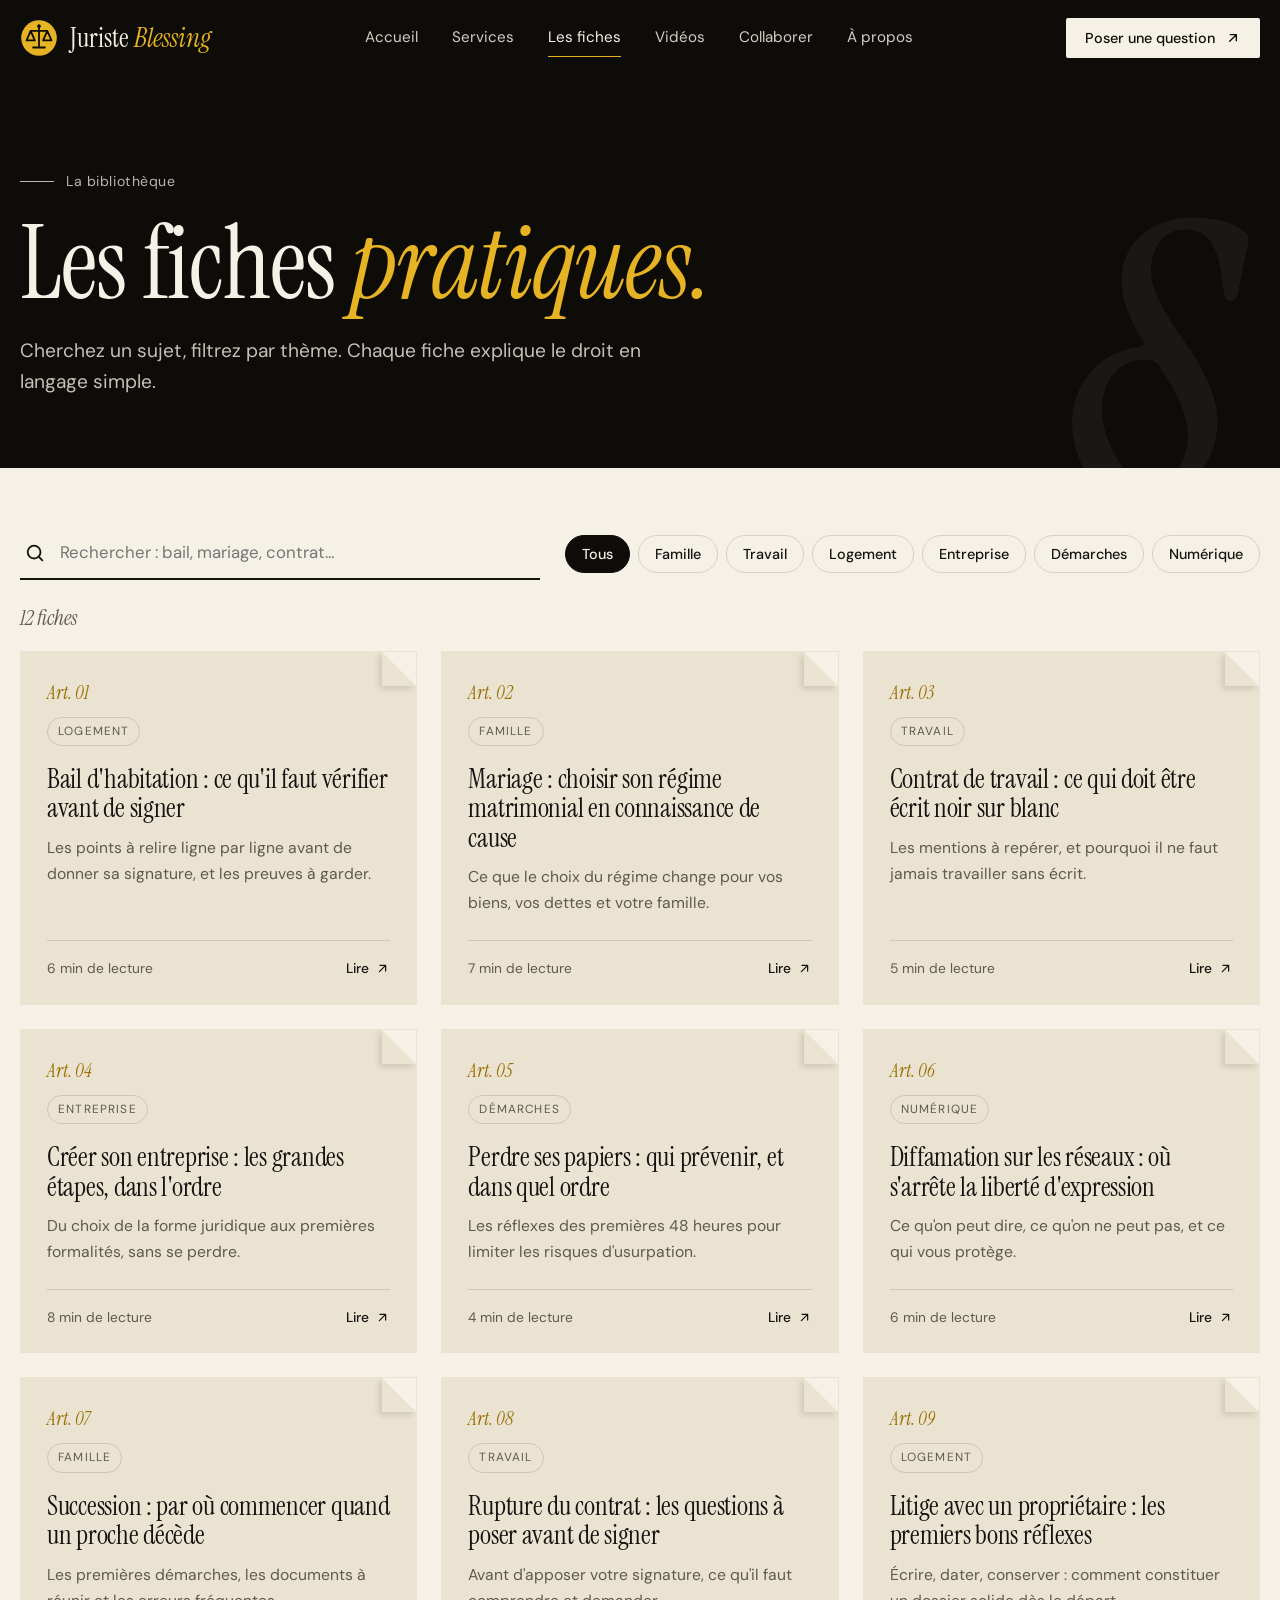
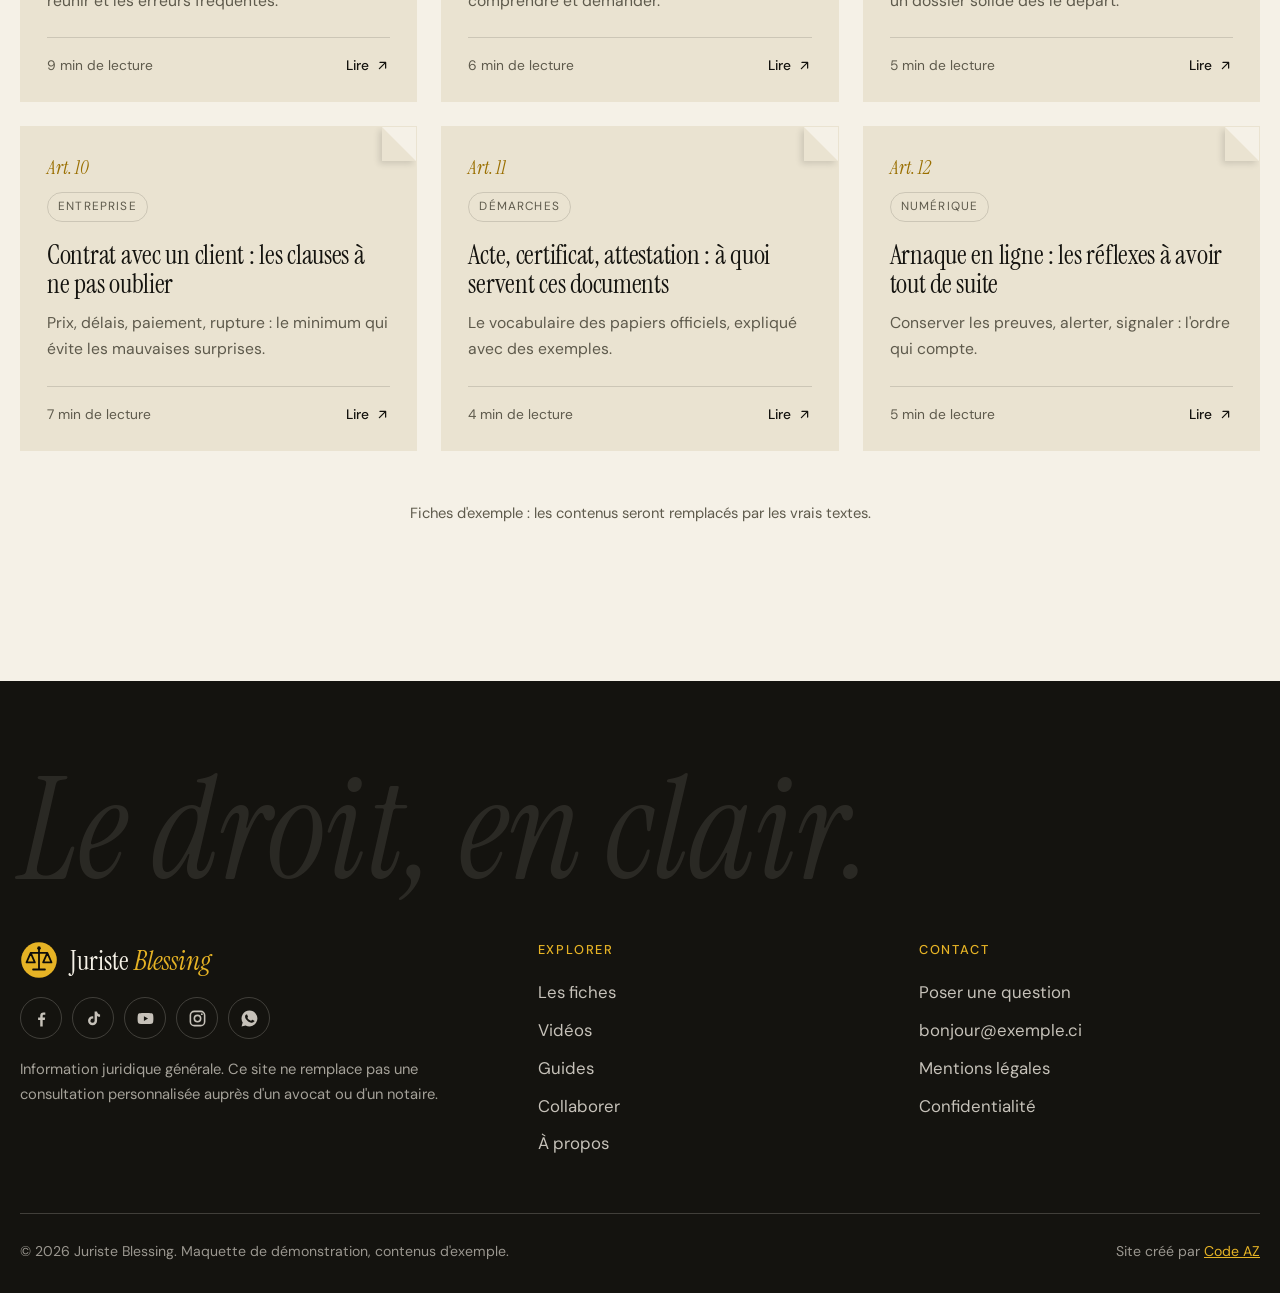
<file: fiches/index.html>
<!DOCTYPE html>
<html lang="fr">
<head>
<meta charset="UTF-8">
<meta name="viewport" content="width=device-width, initial-scale=1.0">
<title>Les fiches · Juriste Blessing</title>
<meta name="description" content="Toutes les fiches pratiques : famille, travail, logement, entreprise, démarches, numérique. Recherche et filtres.">
<meta name="theme-color" content="#0D0C09">
<meta property="og:type" content="website">
<meta property="og:locale" content="fr_FR">
<meta property="og:title" content="Les fiches · Juriste Blessing">
<meta property="og:description" content="Toutes les fiches pratiques : famille, travail, logement, entreprise, démarches, numérique. Recherche et filtres.">
<link rel="icon" type="image/svg+xml" href="../favicon.svg">
<link rel="preload" href="../fonts/instrument-serif-latin-400-normal.woff2" as="font" type="font/woff2" crossorigin>
<link rel="preload" href="../fonts/dm-sans-latin-400-normal.woff2" as="font" type="font/woff2" crossorigin>
<link rel="stylesheet" href="../css/style.css">
<script>document.documentElement.className+=' js'</script>
</head>
<body>
<a class="skip" href="#contenu">Aller au contenu</a>
<div id="progress" aria-hidden="true"></div>
<header class="site"><div class="hbar">
<a class="brand" href="../" aria-label="Juriste Blessing, accueil"><span class="seal"><svg viewBox="0 0 64 64" aria-hidden="true"><circle cx="32" cy="32" r="30" fill="currentColor"/><path d="M32 12v34M18 20h28M18 20l-7 16h14zM46 20l-7 16h14zM22 48h20" fill="none" stroke="#0D0C09" stroke-width="3" stroke-linecap="round" stroke-linejoin="round"/><circle cx="32" cy="12" r="3" fill="#0D0C09"/></svg></span><span class="bn">Juriste <i>Blessing</i></span></a>
<nav class="nav" id="nav" aria-label="Navigation principale"><ul><li><a href="../">Accueil</a></li><li><a href="../services/">Services</a></li><li><a href="../fiches/" aria-current="page">Les fiches</a></li><li><a href="../videos/">Vidéos</a></li><li><a href="../collaborer/">Collaborer</a></li><li><a href="../a-propos/">À propos</a></li></ul></nav>
<a class="btn sm" href="../poser-une-question/">Poser une question <svg viewBox="0 0 24 24" fill="none" stroke="currentColor" stroke-width="2" stroke-linecap="round" stroke-linejoin="round" aria-hidden="true"><path d="M7 17 17 7M8 7h9v9"/></svg></a>
<button class="burger" type="button" aria-label="Ouvrir le menu" aria-expanded="false" aria-controls="nav"><i></i><i></i></button>
</div></header>
<main id="contenu">
<section class="phero"><div class="wrap"><p class="kicker rv">La bibliothèque</p><h1 class="rv">Les fiches <em>pratiques.</em></h1><p class="lead rv">Cherchez un sujet, filtrez par thème. Chaque fiche explique le droit en langage simple.</p></div></section>
<section class="s tight"><div class="wrap">
<div class="tools rv"><label class="search"><span class="vh">Rechercher une fiche</span><svg viewBox="0 0 24 24" fill="none" stroke="currentColor" stroke-width="2" stroke-linecap="round" aria-hidden="true"><circle cx="11" cy="11" r="7"/><path d="m20 20-4-4"/></svg><input id="q" type="search" placeholder="Rechercher : bail, mariage, contrat…" autocomplete="off"></label>
<div class="chips" id="chips" role="group" aria-label="Filtrer par thème"><button type="button" data-f="all" aria-pressed="true">Tous</button><button type="button" data-f="famille" aria-pressed="false">Famille</button><button type="button" data-f="travail" aria-pressed="false">Travail</button><button type="button" data-f="logement" aria-pressed="false">Logement</button><button type="button" data-f="entreprise" aria-pressed="false">Entreprise</button><button type="button" data-f="demarches" aria-pressed="false">Démarches</button><button type="button" data-f="numerique" aria-pressed="false">Numérique</button></div></div>
<p class="count" id="fcount" aria-live="polite">12 fiches</p>
<div class="fgrid3" id="fgrid"><a class="fcard rv" href="../fiche/" data-t="logement" data-s="bail d'habitation : ce qu'il faut vérifier avant de signer les points à relire ligne par ligne avant de donner sa signature, et les preuves à garder." style="--d:0s"><span class="num">Art. 01</span><span class="tag">Logement</span><h3>Bail d'habitation : ce qu'il faut vérifier avant de signer</h3><p>Les points à relire ligne par ligne avant de donner sa signature, et les preuves à garder.</p><span class="meta"><span>6 min de lecture</span><span class="go">Lire <svg viewBox="0 0 24 24" fill="none" stroke="currentColor" stroke-width="2" stroke-linecap="round" stroke-linejoin="round" aria-hidden="true"><path d="M7 17 17 7M8 7h9v9"/></svg></span></span></a><a class="fcard rv" href="../fiche/" data-t="famille" data-s="mariage : choisir son régime matrimonial en connaissance de cause ce que le choix du régime change pour vos biens, vos dettes et votre famille." style="--d:0.08s"><span class="num">Art. 02</span><span class="tag">Famille</span><h3>Mariage : choisir son régime matrimonial en connaissance de cause</h3><p>Ce que le choix du régime change pour vos biens, vos dettes et votre famille.</p><span class="meta"><span>7 min de lecture</span><span class="go">Lire <svg viewBox="0 0 24 24" fill="none" stroke="currentColor" stroke-width="2" stroke-linecap="round" stroke-linejoin="round" aria-hidden="true"><path d="M7 17 17 7M8 7h9v9"/></svg></span></span></a><a class="fcard rv" href="../fiche/" data-t="travail" data-s="contrat de travail : ce qui doit être écrit noir sur blanc les mentions à repérer, et pourquoi il ne faut jamais travailler sans écrit." style="--d:0.16s"><span class="num">Art. 03</span><span class="tag">Travail</span><h3>Contrat de travail : ce qui doit être écrit noir sur blanc</h3><p>Les mentions à repérer, et pourquoi il ne faut jamais travailler sans écrit.</p><span class="meta"><span>5 min de lecture</span><span class="go">Lire <svg viewBox="0 0 24 24" fill="none" stroke="currentColor" stroke-width="2" stroke-linecap="round" stroke-linejoin="round" aria-hidden="true"><path d="M7 17 17 7M8 7h9v9"/></svg></span></span></a><a class="fcard rv" href="../fiche/" data-t="entreprise" data-s="créer son entreprise : les grandes étapes, dans l'ordre du choix de la forme juridique aux premières formalités, sans se perdre." style="--d:0s"><span class="num">Art. 04</span><span class="tag">Entreprise</span><h3>Créer son entreprise : les grandes étapes, dans l'ordre</h3><p>Du choix de la forme juridique aux premières formalités, sans se perdre.</p><span class="meta"><span>8 min de lecture</span><span class="go">Lire <svg viewBox="0 0 24 24" fill="none" stroke="currentColor" stroke-width="2" stroke-linecap="round" stroke-linejoin="round" aria-hidden="true"><path d="M7 17 17 7M8 7h9v9"/></svg></span></span></a><a class="fcard rv" href="../fiche/" data-t="demarches" data-s="perdre ses papiers : qui prévenir, et dans quel ordre les réflexes des premières 48 heures pour limiter les risques d'usurpation." style="--d:0.08s"><span class="num">Art. 05</span><span class="tag">Démarches</span><h3>Perdre ses papiers : qui prévenir, et dans quel ordre</h3><p>Les réflexes des premières 48 heures pour limiter les risques d'usurpation.</p><span class="meta"><span>4 min de lecture</span><span class="go">Lire <svg viewBox="0 0 24 24" fill="none" stroke="currentColor" stroke-width="2" stroke-linecap="round" stroke-linejoin="round" aria-hidden="true"><path d="M7 17 17 7M8 7h9v9"/></svg></span></span></a><a class="fcard rv" href="../fiche/" data-t="numerique" data-s="diffamation sur les réseaux : où s'arrête la liberté d'expression ce qu'on peut dire, ce qu'on ne peut pas, et ce qui vous protège." style="--d:0.16s"><span class="num">Art. 06</span><span class="tag">Numérique</span><h3>Diffamation sur les réseaux : où s'arrête la liberté d'expression</h3><p>Ce qu'on peut dire, ce qu'on ne peut pas, et ce qui vous protège.</p><span class="meta"><span>6 min de lecture</span><span class="go">Lire <svg viewBox="0 0 24 24" fill="none" stroke="currentColor" stroke-width="2" stroke-linecap="round" stroke-linejoin="round" aria-hidden="true"><path d="M7 17 17 7M8 7h9v9"/></svg></span></span></a><a class="fcard rv" href="../fiche/" data-t="famille" data-s="succession : par où commencer quand un proche décède les premières démarches, les documents à réunir et les erreurs fréquentes." style="--d:0s"><span class="num">Art. 07</span><span class="tag">Famille</span><h3>Succession : par où commencer quand un proche décède</h3><p>Les premières démarches, les documents à réunir et les erreurs fréquentes.</p><span class="meta"><span>9 min de lecture</span><span class="go">Lire <svg viewBox="0 0 24 24" fill="none" stroke="currentColor" stroke-width="2" stroke-linecap="round" stroke-linejoin="round" aria-hidden="true"><path d="M7 17 17 7M8 7h9v9"/></svg></span></span></a><a class="fcard rv" href="../fiche/" data-t="travail" data-s="rupture du contrat : les questions à poser avant de signer avant d'apposer votre signature, ce qu'il faut comprendre et demander." style="--d:0.08s"><span class="num">Art. 08</span><span class="tag">Travail</span><h3>Rupture du contrat : les questions à poser avant de signer</h3><p>Avant d'apposer votre signature, ce qu'il faut comprendre et demander.</p><span class="meta"><span>6 min de lecture</span><span class="go">Lire <svg viewBox="0 0 24 24" fill="none" stroke="currentColor" stroke-width="2" stroke-linecap="round" stroke-linejoin="round" aria-hidden="true"><path d="M7 17 17 7M8 7h9v9"/></svg></span></span></a><a class="fcard rv" href="../fiche/" data-t="logement" data-s="litige avec un propriétaire : les premiers bons réflexes écrire, dater, conserver : comment constituer un dossier solide dès le départ." style="--d:0.16s"><span class="num">Art. 09</span><span class="tag">Logement</span><h3>Litige avec un propriétaire : les premiers bons réflexes</h3><p>Écrire, dater, conserver : comment constituer un dossier solide dès le départ.</p><span class="meta"><span>5 min de lecture</span><span class="go">Lire <svg viewBox="0 0 24 24" fill="none" stroke="currentColor" stroke-width="2" stroke-linecap="round" stroke-linejoin="round" aria-hidden="true"><path d="M7 17 17 7M8 7h9v9"/></svg></span></span></a><a class="fcard rv" href="../fiche/" data-t="entreprise" data-s="contrat avec un client : les clauses à ne pas oublier prix, délais, paiement, rupture : le minimum qui évite les mauvaises surprises." style="--d:0s"><span class="num">Art. 10</span><span class="tag">Entreprise</span><h3>Contrat avec un client : les clauses à ne pas oublier</h3><p>Prix, délais, paiement, rupture : le minimum qui évite les mauvaises surprises.</p><span class="meta"><span>7 min de lecture</span><span class="go">Lire <svg viewBox="0 0 24 24" fill="none" stroke="currentColor" stroke-width="2" stroke-linecap="round" stroke-linejoin="round" aria-hidden="true"><path d="M7 17 17 7M8 7h9v9"/></svg></span></span></a><a class="fcard rv" href="../fiche/" data-t="demarches" data-s="acte, certificat, attestation : à quoi servent ces documents le vocabulaire des papiers officiels, expliqué avec des exemples." style="--d:0.08s"><span class="num">Art. 11</span><span class="tag">Démarches</span><h3>Acte, certificat, attestation : à quoi servent ces documents</h3><p>Le vocabulaire des papiers officiels, expliqué avec des exemples.</p><span class="meta"><span>4 min de lecture</span><span class="go">Lire <svg viewBox="0 0 24 24" fill="none" stroke="currentColor" stroke-width="2" stroke-linecap="round" stroke-linejoin="round" aria-hidden="true"><path d="M7 17 17 7M8 7h9v9"/></svg></span></span></a><a class="fcard rv" href="../fiche/" data-t="numerique" data-s="arnaque en ligne : les réflexes à avoir tout de suite conserver les preuves, alerter, signaler : l'ordre qui compte." style="--d:0.16s"><span class="num">Art. 12</span><span class="tag">Numérique</span><h3>Arnaque en ligne : les réflexes à avoir tout de suite</h3><p>Conserver les preuves, alerter, signaler : l'ordre qui compte.</p><span class="meta"><span>5 min de lecture</span><span class="go">Lire <svg viewBox="0 0 24 24" fill="none" stroke="currentColor" stroke-width="2" stroke-linecap="round" stroke-linejoin="round" aria-hidden="true"><path d="M7 17 17 7M8 7h9v9"/></svg></span></span></a></div>
<p class="empty" id="fempty" hidden>Aucune fiche ne correspond. Essayez un autre mot, ou <a href="../poser-une-question/">posez-nous la question</a>.</p>
<p class="small ctr">Fiches d'exemple : les contenus seront remplacés par les vrais textes.</p>
</div></section></main>
<footer class="site"><div class="wrap">
<div class="fword" aria-hidden="true">Le droit, en clair.</div>
<div class="fgrid">
<div><a class="brand" href="../"><span class="seal"><svg viewBox="0 0 64 64" aria-hidden="true"><circle cx="32" cy="32" r="30" fill="currentColor"/><path d="M32 12v34M18 20h28M18 20l-7 16h14zM46 20l-7 16h14zM22 48h20" fill="none" stroke="#0D0C09" stroke-width="3" stroke-linecap="round" stroke-linejoin="round"/><circle cx="32" cy="12" r="3" fill="#0D0C09"/></svg></span><span class="bn">Juriste <i>Blessing</i></span></a><ul class="social foot"><li><a href="https://www.facebook.com/profile.php?id=100086278839147" target="_blank" rel="noopener noreferrer" aria-label="Facebook" title="Facebook"><svg viewBox="0 0 24 24" fill="currentColor" aria-hidden="true"><path d="M13.5 22v-8h2.7l.4-3.2h-3.1V8.800c0-.9.3-1.500 1.600-1.500h1.700V4.400c-.3 0-1.300-.1-2.400-.1-2.400 0-4 1.400-4 4.100v2.400H7.700V14h2.700v8z"/></svg></a></li><li><a href="https://www.tiktok.com/" target="_blank" rel="noopener noreferrer" aria-label="TikTok" title="TikTok"><svg viewBox="0 0 24 24" fill="currentColor" aria-hidden="true"><path d="M16.500 3c.3 2.200 1.600 3.600 3.800 3.800v3.100c-1.400 0-2.700-.4-3.800-1.200v6.100a5.700 5.700 0 1 1-5.700-5.700c.3 0 .6 0 .9.1v3.200a2.600 2.600 0 1 0 1.700 2.400V3z"/></svg></a></li><li><a href="https://www.youtube.com/" target="_blank" rel="noopener noreferrer" aria-label="YouTube" title="YouTube"><svg viewBox="0 0 24 24" fill="currentColor" aria-hidden="true"><path d="M21.600 7.200a2.500 2.500 0 0 0-1.800-1.800C18.200 5 12 5 12 5s-6.200 0-7.800.4A2.500 2.500 0 0 0 2.400 7.200C2 8.800 2 12 2 12s0 3.200.4 4.800a2.500 2.500 0 0 0 1.800 1.800C5.800 19 12 19 12 19s6.200 0 7.800-.4a2.500 2.500 0 0 0 1.800-1.800c.4-1.600.4-4.800.4-4.800s0-3.200-.4-4.800zM10 15V9l5.200 3z"/></svg></a></li><li><a href="https://www.instagram.com/" target="_blank" rel="noopener noreferrer" aria-label="Instagram" title="Instagram"><svg viewBox="0 0 24 24" fill="currentColor" aria-hidden="true"><rect x="3" y="3" width="18" height="18" rx="5" fill="none" stroke="currentColor" stroke-width="2"/><circle cx="12" cy="12" r="4" fill="none" stroke="currentColor" stroke-width="2"/><circle cx="17.500" cy="6.500" r="1.200"/></svg></a></li><li><a href="https://wa.me/2250718216265" target="_blank" rel="noopener noreferrer" aria-label="WhatsApp" title="WhatsApp"><svg viewBox="0 0 24 24" fill="currentColor" aria-hidden="true"><path d="M12 2a10 10 0 0 0-8.600 15.100L2 22l5-1.300A10 10 0 1 0 12 2zm5.300 14.200c-.2.600-1.300 1.200-1.800 1.200-.5.100-1 .2-3.300-.7-2.800-1.200-4.600-4-4.700-4.200-.1-.2-1.100-1.500-1.100-2.800s.7-2 1-2.300c.2-.3.500-.3.700-.3h.5c.2 0 .4 0 .6.500l.8 2c.1.200.1.400 0 .5l-.4.600c-.1.200-.3.300-.1.600.2.300.8 1.300 1.700 2.100 1.100 1 2.100 1.300 2.400 1.500.3.100.4.100.6-.1l.8-1c.2-.3.400-.2.600-.1l1.900.9c.3.100.5.200.5.300.1.200.1.800-.1 1.400z"/></svg></a></li></ul><p class="fnote">Information juridique générale. Ce site ne remplace pas une consultation personnalisée auprès d'un avocat ou d'un notaire.</p></div>
<div><h2>Explorer</h2><a href="../fiches/">Les fiches</a><a href="../videos/">Vidéos</a><a href="../guides/">Guides</a><a href="../collaborer/">Collaborer</a><a href="../a-propos/">À propos</a></div>
<div><h2>Contact</h2><a href="../poser-une-question/">Poser une question</a><a href="mailto:bonjour@exemple.ci">bonjour@exemple.ci</a><a href="../mentions-legales/">Mentions légales</a><a href="../confidentialite/">Confidentialité</a></div>
</div>
<div class="legal"><span>© 2026 Juriste Blessing. Maquette de démonstration, contenus d'exemple.</span><span>Site créé par <a href="https://agnissanisaac.com" target="_blank" rel="noopener noreferrer">Code AZ</a></span></div>
</div></footer>
<script src="../js/main.js"></script>
</body>
</html>
</file>
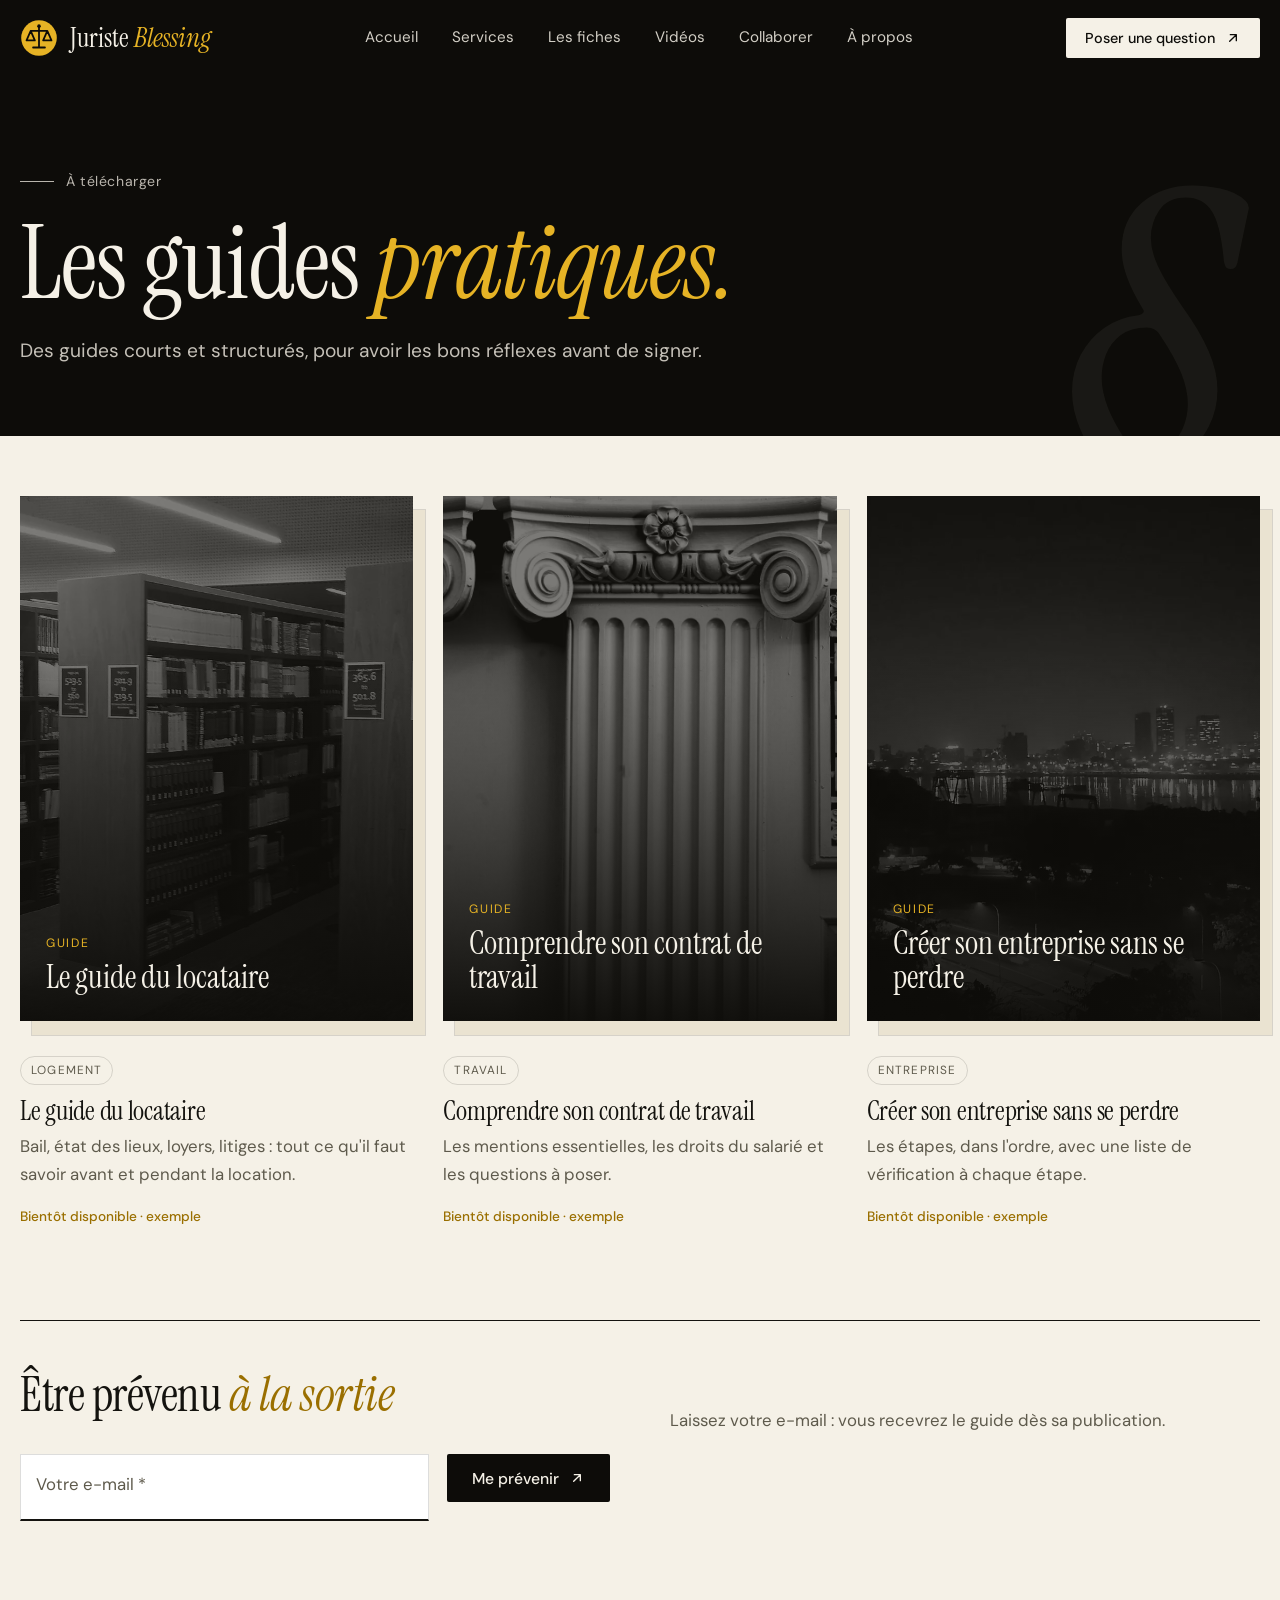
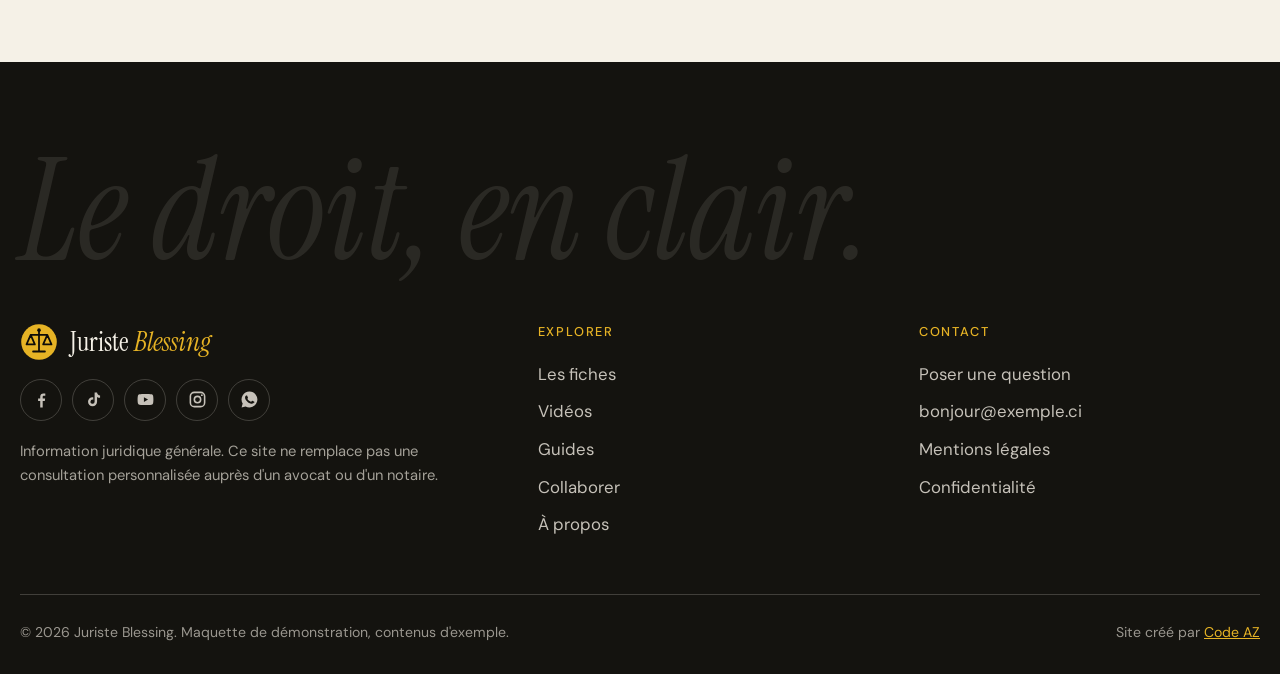
<file: guides/index.html>
<!DOCTYPE html>
<html lang="fr">
<head>
<meta charset="UTF-8">
<meta name="viewport" content="width=device-width, initial-scale=1.0">
<title>Guides · Juriste Blessing</title>
<meta name="description" content="Guides pratiques à garder sous la main : locataire, salarié, entrepreneur. Bientôt disponibles.">
<meta name="theme-color" content="#0D0C09">
<meta property="og:type" content="website">
<meta property="og:locale" content="fr_FR">
<meta property="og:title" content="Guides · Juriste Blessing">
<meta property="og:description" content="Guides pratiques à garder sous la main : locataire, salarié, entrepreneur. Bientôt disponibles.">
<link rel="icon" type="image/svg+xml" href="../favicon.svg">
<link rel="preload" href="../fonts/instrument-serif-latin-400-normal.woff2" as="font" type="font/woff2" crossorigin>
<link rel="preload" href="../fonts/dm-sans-latin-400-normal.woff2" as="font" type="font/woff2" crossorigin>
<link rel="stylesheet" href="../css/style.css">
<script>document.documentElement.className+=' js'</script>
</head>
<body>
<a class="skip" href="#contenu">Aller au contenu</a>
<div id="progress" aria-hidden="true"></div>
<header class="site"><div class="hbar">
<a class="brand" href="../" aria-label="Juriste Blessing, accueil"><span class="seal"><svg viewBox="0 0 64 64" aria-hidden="true"><circle cx="32" cy="32" r="30" fill="currentColor"/><path d="M32 12v34M18 20h28M18 20l-7 16h14zM46 20l-7 16h14zM22 48h20" fill="none" stroke="#0D0C09" stroke-width="3" stroke-linecap="round" stroke-linejoin="round"/><circle cx="32" cy="12" r="3" fill="#0D0C09"/></svg></span><span class="bn">Juriste <i>Blessing</i></span></a>
<nav class="nav" id="nav" aria-label="Navigation principale"><ul><li><a href="../">Accueil</a></li><li><a href="../services/">Services</a></li><li><a href="../fiches/">Les fiches</a></li><li><a href="../videos/">Vidéos</a></li><li><a href="../collaborer/">Collaborer</a></li><li><a href="../a-propos/">À propos</a></li></ul></nav>
<a class="btn sm" href="../poser-une-question/">Poser une question <svg viewBox="0 0 24 24" fill="none" stroke="currentColor" stroke-width="2" stroke-linecap="round" stroke-linejoin="round" aria-hidden="true"><path d="M7 17 17 7M8 7h9v9"/></svg></a>
<button class="burger" type="button" aria-label="Ouvrir le menu" aria-expanded="false" aria-controls="nav"><i></i><i></i></button>
</div></header>
<main id="contenu">
<section class="phero"><div class="wrap"><p class="kicker rv">À télécharger</p><h1 class="rv">Les guides <em>pratiques.</em></h1><p class="lead rv">Des guides courts et structurés, pour avoir les bons réflexes avant de signer.</p></div></section>
<section class="s tight"><div class="wrap"><div class="gshelf">
<article class="book rv" style="--d:0s"><div class="cover"><img src="../img/livres.webp" alt="" width="600" height="800" loading="lazy"><span>Guide</span><b>Le guide du locataire</b></div><div class="binfo"><span class="tag">Logement</span><h3>Le guide du locataire</h3><p>Bail, état des lieux, loyers, litiges : tout ce qu'il faut savoir avant et pendant la location.</p><span class="soon">Bientôt disponible · exemple</span></div></article>
<article class="book rv" style="--d:0.1s"><div class="cover"><img src="../img/colonnes.webp" alt="" width="600" height="800" loading="lazy"><span>Guide</span><b>Comprendre son contrat de travail</b></div><div class="binfo"><span class="tag">Travail</span><h3>Comprendre son contrat de travail</h3><p>Les mentions essentielles, les droits du salarié et les questions à poser.</p><span class="soon">Bientôt disponible · exemple</span></div></article>
<article class="book rv" style="--d:0.2s"><div class="cover"><img src="../img/plateau-nuit.webp" alt="" width="600" height="800" loading="lazy"><span>Guide</span><b>Créer son entreprise sans se perdre</b></div><div class="binfo"><span class="tag">Entreprise</span><h3>Créer son entreprise sans se perdre</h3><p>Les étapes, dans l'ordre, avec une liste de vérification à chaque étape.</p><span class="soon">Bientôt disponible · exemple</span></div></article></div>
<div class="notify rv"><h2>Être prévenu <em>à la sortie</em></h2><p>Laissez votre e-mail : vous recevrez le guide dès sa publication.</p>
<form id="nform" class="form inline" novalidate><div class="fld"><input id="ne" type="email" placeholder=" " autocomplete="email" required><label for="ne">Votre e-mail *</label><p class="err">Indiquez une adresse e-mail valide.</p></div><button class="btn dark" type="submit">Me prévenir <svg viewBox="0 0 24 24" fill="none" stroke="currentColor" stroke-width="2" stroke-linecap="round" stroke-linejoin="round" aria-hidden="true"><path d="M7 17 17 7M8 7h9v9"/></svg></button></form><p class="ok" id="nok" hidden>Votre messagerie s'ouvre avec la demande prête à partir.</p></div>
</div></section></main>
<footer class="site"><div class="wrap">
<div class="fword" aria-hidden="true">Le droit, en clair.</div>
<div class="fgrid">
<div><a class="brand" href="../"><span class="seal"><svg viewBox="0 0 64 64" aria-hidden="true"><circle cx="32" cy="32" r="30" fill="currentColor"/><path d="M32 12v34M18 20h28M18 20l-7 16h14zM46 20l-7 16h14zM22 48h20" fill="none" stroke="#0D0C09" stroke-width="3" stroke-linecap="round" stroke-linejoin="round"/><circle cx="32" cy="12" r="3" fill="#0D0C09"/></svg></span><span class="bn">Juriste <i>Blessing</i></span></a><ul class="social foot"><li><a href="https://www.facebook.com/profile.php?id=100086278839147" target="_blank" rel="noopener noreferrer" aria-label="Facebook" title="Facebook"><svg viewBox="0 0 24 24" fill="currentColor" aria-hidden="true"><path d="M13.5 22v-8h2.7l.4-3.2h-3.1V8.800c0-.9.3-1.500 1.600-1.500h1.700V4.400c-.3 0-1.300-.1-2.400-.1-2.400 0-4 1.400-4 4.100v2.400H7.700V14h2.700v8z"/></svg></a></li><li><a href="https://www.tiktok.com/" target="_blank" rel="noopener noreferrer" aria-label="TikTok" title="TikTok"><svg viewBox="0 0 24 24" fill="currentColor" aria-hidden="true"><path d="M16.500 3c.3 2.200 1.600 3.600 3.800 3.800v3.100c-1.400 0-2.700-.4-3.800-1.200v6.100a5.700 5.700 0 1 1-5.700-5.700c.3 0 .6 0 .9.1v3.200a2.600 2.600 0 1 0 1.700 2.400V3z"/></svg></a></li><li><a href="https://www.youtube.com/" target="_blank" rel="noopener noreferrer" aria-label="YouTube" title="YouTube"><svg viewBox="0 0 24 24" fill="currentColor" aria-hidden="true"><path d="M21.600 7.200a2.500 2.500 0 0 0-1.800-1.800C18.200 5 12 5 12 5s-6.200 0-7.800.4A2.500 2.500 0 0 0 2.400 7.200C2 8.800 2 12 2 12s0 3.200.4 4.800a2.500 2.500 0 0 0 1.800 1.800C5.800 19 12 19 12 19s6.200 0 7.800-.4a2.500 2.500 0 0 0 1.800-1.800c.4-1.600.4-4.800.4-4.800s0-3.200-.4-4.800zM10 15V9l5.200 3z"/></svg></a></li><li><a href="https://www.instagram.com/" target="_blank" rel="noopener noreferrer" aria-label="Instagram" title="Instagram"><svg viewBox="0 0 24 24" fill="currentColor" aria-hidden="true"><rect x="3" y="3" width="18" height="18" rx="5" fill="none" stroke="currentColor" stroke-width="2"/><circle cx="12" cy="12" r="4" fill="none" stroke="currentColor" stroke-width="2"/><circle cx="17.500" cy="6.500" r="1.200"/></svg></a></li><li><a href="https://wa.me/2250718216265" target="_blank" rel="noopener noreferrer" aria-label="WhatsApp" title="WhatsApp"><svg viewBox="0 0 24 24" fill="currentColor" aria-hidden="true"><path d="M12 2a10 10 0 0 0-8.600 15.100L2 22l5-1.300A10 10 0 1 0 12 2zm5.300 14.200c-.2.600-1.300 1.200-1.800 1.200-.5.100-1 .2-3.300-.7-2.800-1.200-4.600-4-4.700-4.200-.1-.2-1.100-1.500-1.100-2.800s.7-2 1-2.300c.2-.3.500-.3.700-.3h.5c.2 0 .4 0 .6.500l.8 2c.1.200.1.400 0 .5l-.4.600c-.1.200-.3.300-.1.600.2.300.8 1.300 1.700 2.100 1.100 1 2.100 1.300 2.400 1.500.3.100.4.100.6-.1l.8-1c.2-.3.400-.2.600-.1l1.900.9c.3.100.5.200.5.300.1.200.1.800-.1 1.400z"/></svg></a></li></ul><p class="fnote">Information juridique générale. Ce site ne remplace pas une consultation personnalisée auprès d'un avocat ou d'un notaire.</p></div>
<div><h2>Explorer</h2><a href="../fiches/">Les fiches</a><a href="../videos/">Vidéos</a><a href="../guides/">Guides</a><a href="../collaborer/">Collaborer</a><a href="../a-propos/">À propos</a></div>
<div><h2>Contact</h2><a href="../poser-une-question/">Poser une question</a><a href="mailto:bonjour@exemple.ci">bonjour@exemple.ci</a><a href="../mentions-legales/">Mentions légales</a><a href="../confidentialite/">Confidentialité</a></div>
</div>
<div class="legal"><span>© 2026 Juriste Blessing. Maquette de démonstration, contenus d'exemple.</span><span>Site créé par <a href="https://agnissanisaac.com" target="_blank" rel="noopener noreferrer">Code AZ</a></span></div>
</div></footer>
<script src="../js/main.js"></script>
</body>
</html>
</file>
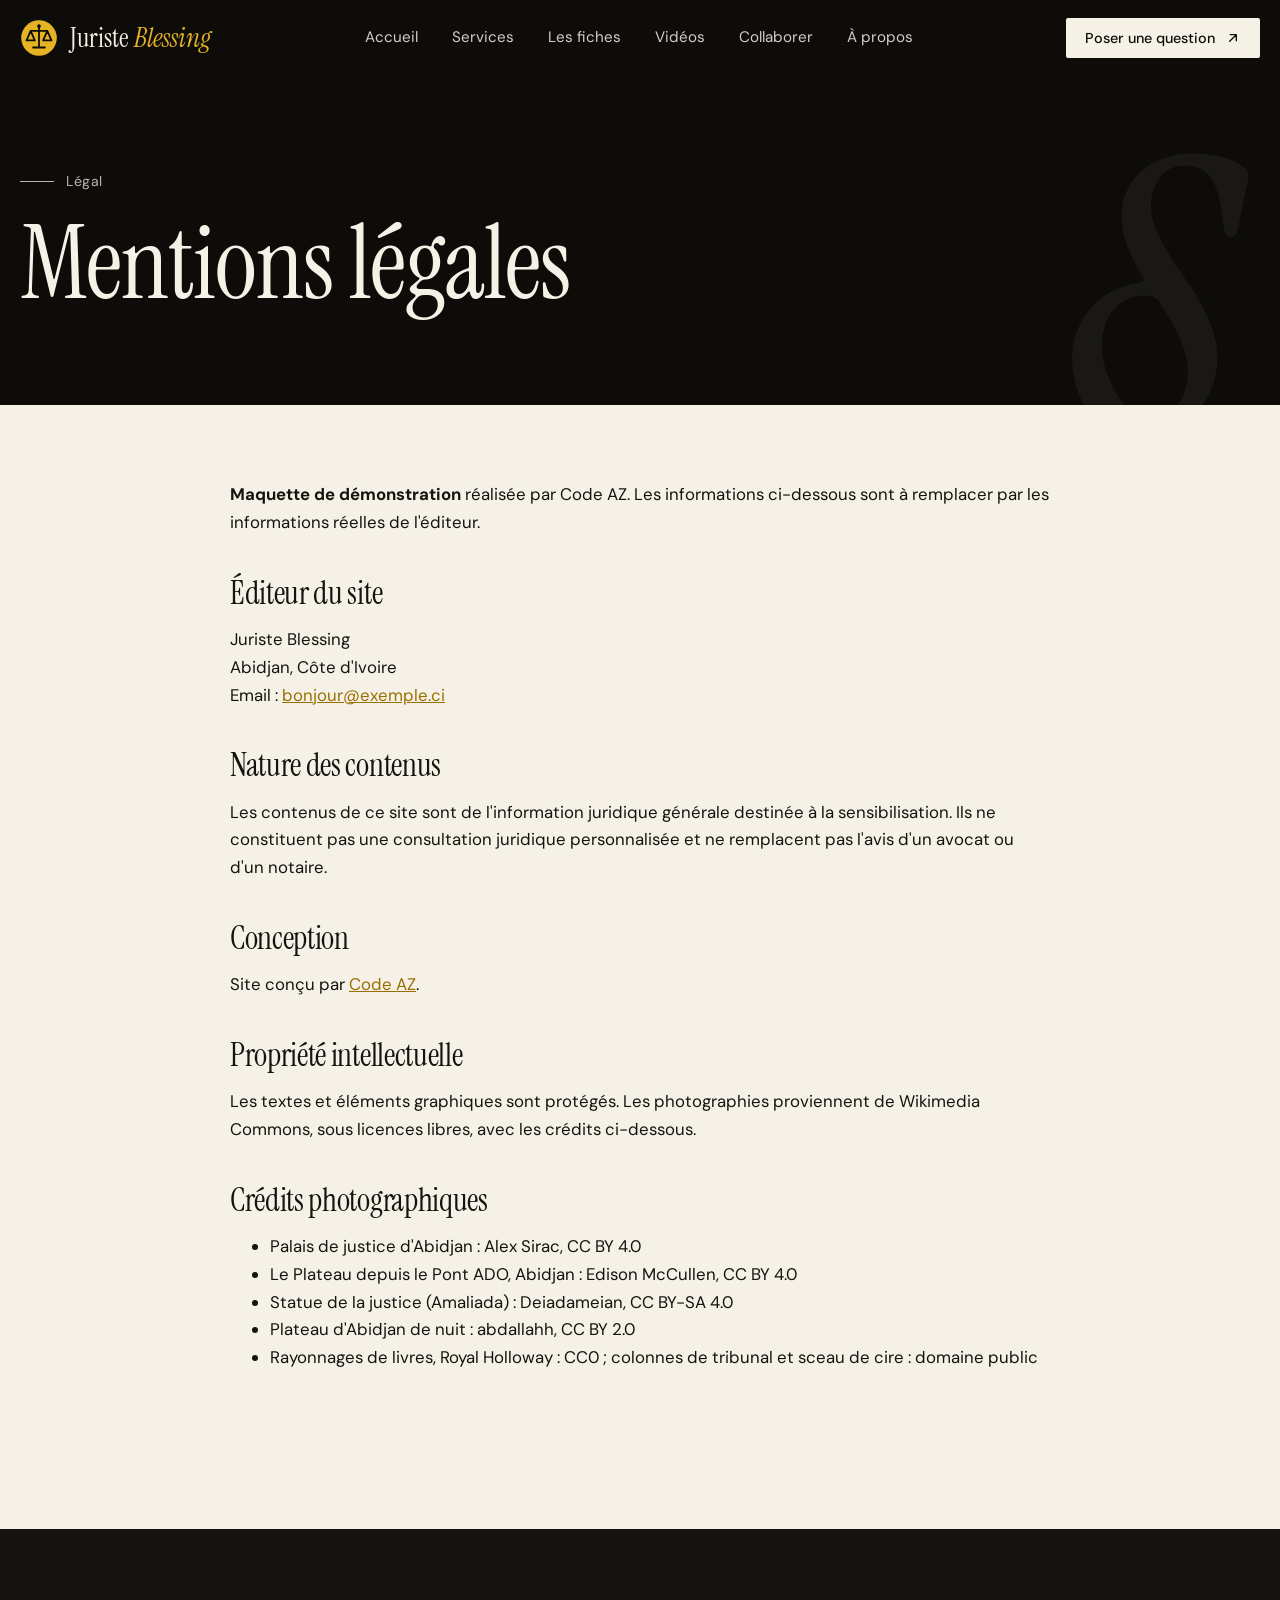
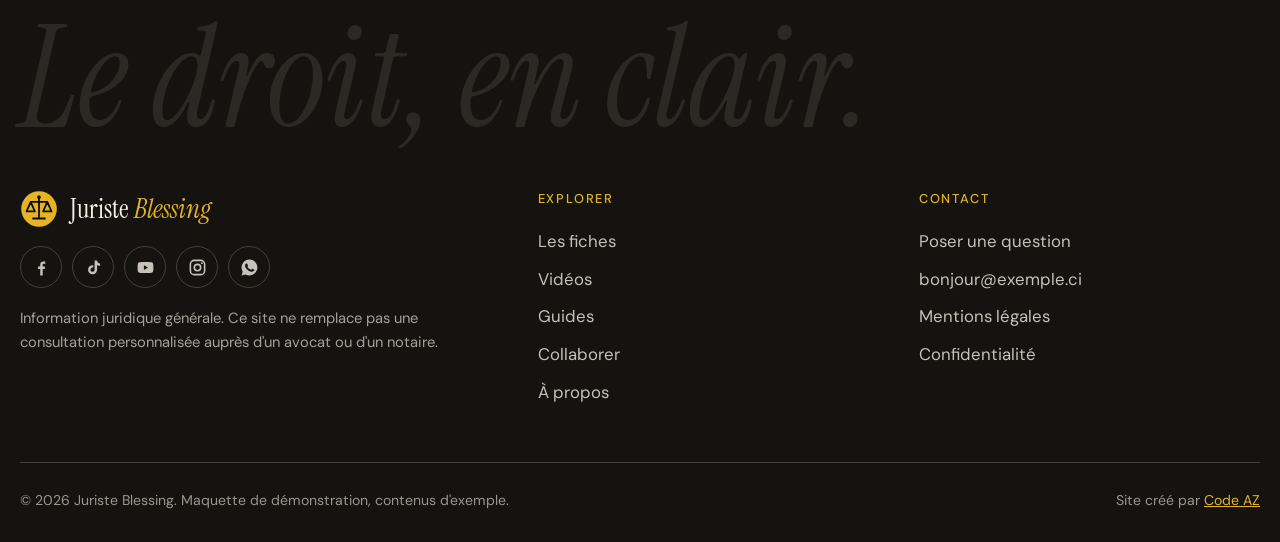
<file: mentions-legales/index.html>
<!DOCTYPE html>
<html lang="fr">
<head>
<meta charset="UTF-8">
<meta name="viewport" content="width=device-width, initial-scale=1.0">
<title>Mentions légales · Juriste Blessing</title>
<meta name="description" content="Mentions légales">
<meta name="theme-color" content="#0D0C09">
<meta property="og:type" content="website">
<meta property="og:locale" content="fr_FR">
<meta property="og:title" content="Mentions légales · Juriste Blessing">
<meta property="og:description" content="Mentions légales">
<link rel="icon" type="image/svg+xml" href="../favicon.svg">
<link rel="preload" href="../fonts/instrument-serif-latin-400-normal.woff2" as="font" type="font/woff2" crossorigin>
<link rel="preload" href="../fonts/dm-sans-latin-400-normal.woff2" as="font" type="font/woff2" crossorigin>
<link rel="stylesheet" href="../css/style.css">
<script>document.documentElement.className+=' js'</script>
</head>
<body>
<a class="skip" href="#contenu">Aller au contenu</a>
<div id="progress" aria-hidden="true"></div>
<header class="site"><div class="hbar">
<a class="brand" href="../" aria-label="Juriste Blessing, accueil"><span class="seal"><svg viewBox="0 0 64 64" aria-hidden="true"><circle cx="32" cy="32" r="30" fill="currentColor"/><path d="M32 12v34M18 20h28M18 20l-7 16h14zM46 20l-7 16h14zM22 48h20" fill="none" stroke="#0D0C09" stroke-width="3" stroke-linecap="round" stroke-linejoin="round"/><circle cx="32" cy="12" r="3" fill="#0D0C09"/></svg></span><span class="bn">Juriste <i>Blessing</i></span></a>
<nav class="nav" id="nav" aria-label="Navigation principale"><ul><li><a href="../">Accueil</a></li><li><a href="../services/">Services</a></li><li><a href="../fiches/">Les fiches</a></li><li><a href="../videos/">Vidéos</a></li><li><a href="../collaborer/">Collaborer</a></li><li><a href="../a-propos/">À propos</a></li></ul></nav>
<a class="btn sm" href="../poser-une-question/">Poser une question <svg viewBox="0 0 24 24" fill="none" stroke="currentColor" stroke-width="2" stroke-linecap="round" stroke-linejoin="round" aria-hidden="true"><path d="M7 17 17 7M8 7h9v9"/></svg></a>
<button class="burger" type="button" aria-label="Ouvrir le menu" aria-expanded="false" aria-controls="nav"><i></i><i></i></button>
</div></header>
<main id="contenu">
<section class="phero"><div class="wrap"><p class="kicker rv">Légal</p><h1 class="rv">Mentions légales</h1></div></section><section class="s tight"><div class="wrap narrow"><div class="prose rv"><p><strong>Maquette de démonstration</strong> réalisée par Code AZ. Les informations ci-dessous sont à remplacer par les informations réelles de l'éditeur.</p>
<h2>Éditeur du site</h2><p>Juriste Blessing<br>Abidjan, Côte d'Ivoire<br>Email : <a href="mailto:bonjour@exemple.ci">bonjour@exemple.ci</a></p>
<h2>Nature des contenus</h2><p>Les contenus de ce site sont de l'information juridique générale destinée à la sensibilisation. Ils ne constituent pas une consultation juridique personnalisée et ne remplacent pas l'avis d'un avocat ou d'un notaire.</p>
<h2>Conception</h2><p>Site conçu par <a href="https://agnissanisaac.com" target="_blank" rel="noopener noreferrer">Code AZ</a>.</p>
<h2>Propriété intellectuelle</h2><p>Les textes et éléments graphiques sont protégés. Les photographies proviennent de Wikimedia Commons, sous licences libres, avec les crédits ci-dessous.</p>
<h2>Crédits photographiques</h2><ul><li>Palais de justice d'Abidjan : Alex Sirac, CC BY 4.0</li><li>Le Plateau depuis le Pont ADO, Abidjan : Edison McCullen, CC BY 4.0</li><li>Statue de la justice (Amaliada) : Deiadameian, CC BY-SA 4.0</li><li>Plateau d'Abidjan de nuit : abdallahh, CC BY 2.0</li><li>Rayonnages de livres, Royal Holloway : CC0 ; colonnes de tribunal et sceau de cire : domaine public</li></ul></div></div></section></main>
<footer class="site"><div class="wrap">
<div class="fword" aria-hidden="true">Le droit, en clair.</div>
<div class="fgrid">
<div><a class="brand" href="../"><span class="seal"><svg viewBox="0 0 64 64" aria-hidden="true"><circle cx="32" cy="32" r="30" fill="currentColor"/><path d="M32 12v34M18 20h28M18 20l-7 16h14zM46 20l-7 16h14zM22 48h20" fill="none" stroke="#0D0C09" stroke-width="3" stroke-linecap="round" stroke-linejoin="round"/><circle cx="32" cy="12" r="3" fill="#0D0C09"/></svg></span><span class="bn">Juriste <i>Blessing</i></span></a><ul class="social foot"><li><a href="https://www.facebook.com/profile.php?id=100086278839147" target="_blank" rel="noopener noreferrer" aria-label="Facebook" title="Facebook"><svg viewBox="0 0 24 24" fill="currentColor" aria-hidden="true"><path d="M13.5 22v-8h2.7l.4-3.2h-3.1V8.800c0-.9.3-1.500 1.600-1.500h1.700V4.400c-.3 0-1.300-.1-2.400-.1-2.400 0-4 1.400-4 4.100v2.400H7.700V14h2.700v8z"/></svg></a></li><li><a href="https://www.tiktok.com/" target="_blank" rel="noopener noreferrer" aria-label="TikTok" title="TikTok"><svg viewBox="0 0 24 24" fill="currentColor" aria-hidden="true"><path d="M16.500 3c.3 2.200 1.600 3.600 3.800 3.800v3.100c-1.400 0-2.700-.4-3.800-1.200v6.100a5.700 5.700 0 1 1-5.700-5.700c.3 0 .6 0 .9.1v3.200a2.600 2.600 0 1 0 1.700 2.400V3z"/></svg></a></li><li><a href="https://www.youtube.com/" target="_blank" rel="noopener noreferrer" aria-label="YouTube" title="YouTube"><svg viewBox="0 0 24 24" fill="currentColor" aria-hidden="true"><path d="M21.600 7.200a2.500 2.500 0 0 0-1.800-1.800C18.200 5 12 5 12 5s-6.200 0-7.800.4A2.500 2.500 0 0 0 2.400 7.200C2 8.800 2 12 2 12s0 3.200.4 4.800a2.500 2.500 0 0 0 1.800 1.800C5.800 19 12 19 12 19s6.200 0 7.800-.4a2.500 2.500 0 0 0 1.800-1.800c.4-1.600.4-4.800.4-4.800s0-3.200-.4-4.800zM10 15V9l5.200 3z"/></svg></a></li><li><a href="https://www.instagram.com/" target="_blank" rel="noopener noreferrer" aria-label="Instagram" title="Instagram"><svg viewBox="0 0 24 24" fill="currentColor" aria-hidden="true"><rect x="3" y="3" width="18" height="18" rx="5" fill="none" stroke="currentColor" stroke-width="2"/><circle cx="12" cy="12" r="4" fill="none" stroke="currentColor" stroke-width="2"/><circle cx="17.500" cy="6.500" r="1.200"/></svg></a></li><li><a href="https://wa.me/2250718216265" target="_blank" rel="noopener noreferrer" aria-label="WhatsApp" title="WhatsApp"><svg viewBox="0 0 24 24" fill="currentColor" aria-hidden="true"><path d="M12 2a10 10 0 0 0-8.600 15.100L2 22l5-1.300A10 10 0 1 0 12 2zm5.300 14.200c-.2.600-1.300 1.200-1.800 1.200-.5.100-1 .2-3.300-.7-2.800-1.200-4.600-4-4.700-4.200-.1-.2-1.100-1.500-1.100-2.800s.7-2 1-2.300c.2-.3.500-.3.700-.3h.5c.2 0 .4 0 .6.500l.8 2c.1.200.1.400 0 .5l-.4.600c-.1.200-.3.300-.1.600.2.300.8 1.300 1.700 2.100 1.100 1 2.100 1.300 2.400 1.500.3.100.4.100.6-.1l.8-1c.2-.3.400-.2.600-.1l1.900.9c.3.100.5.200.5.300.1.200.1.800-.1 1.400z"/></svg></a></li></ul><p class="fnote">Information juridique générale. Ce site ne remplace pas une consultation personnalisée auprès d'un avocat ou d'un notaire.</p></div>
<div><h2>Explorer</h2><a href="../fiches/">Les fiches</a><a href="../videos/">Vidéos</a><a href="../guides/">Guides</a><a href="../collaborer/">Collaborer</a><a href="../a-propos/">À propos</a></div>
<div><h2>Contact</h2><a href="../poser-une-question/">Poser une question</a><a href="mailto:bonjour@exemple.ci">bonjour@exemple.ci</a><a href="../mentions-legales/">Mentions légales</a><a href="../confidentialite/">Confidentialité</a></div>
</div>
<div class="legal"><span>© 2026 Juriste Blessing. Maquette de démonstration, contenus d'exemple.</span><span>Site créé par <a href="https://agnissanisaac.com" target="_blank" rel="noopener noreferrer">Code AZ</a></span></div>
</div></footer>
<script src="../js/main.js"></script>
</body>
</html>
</file>
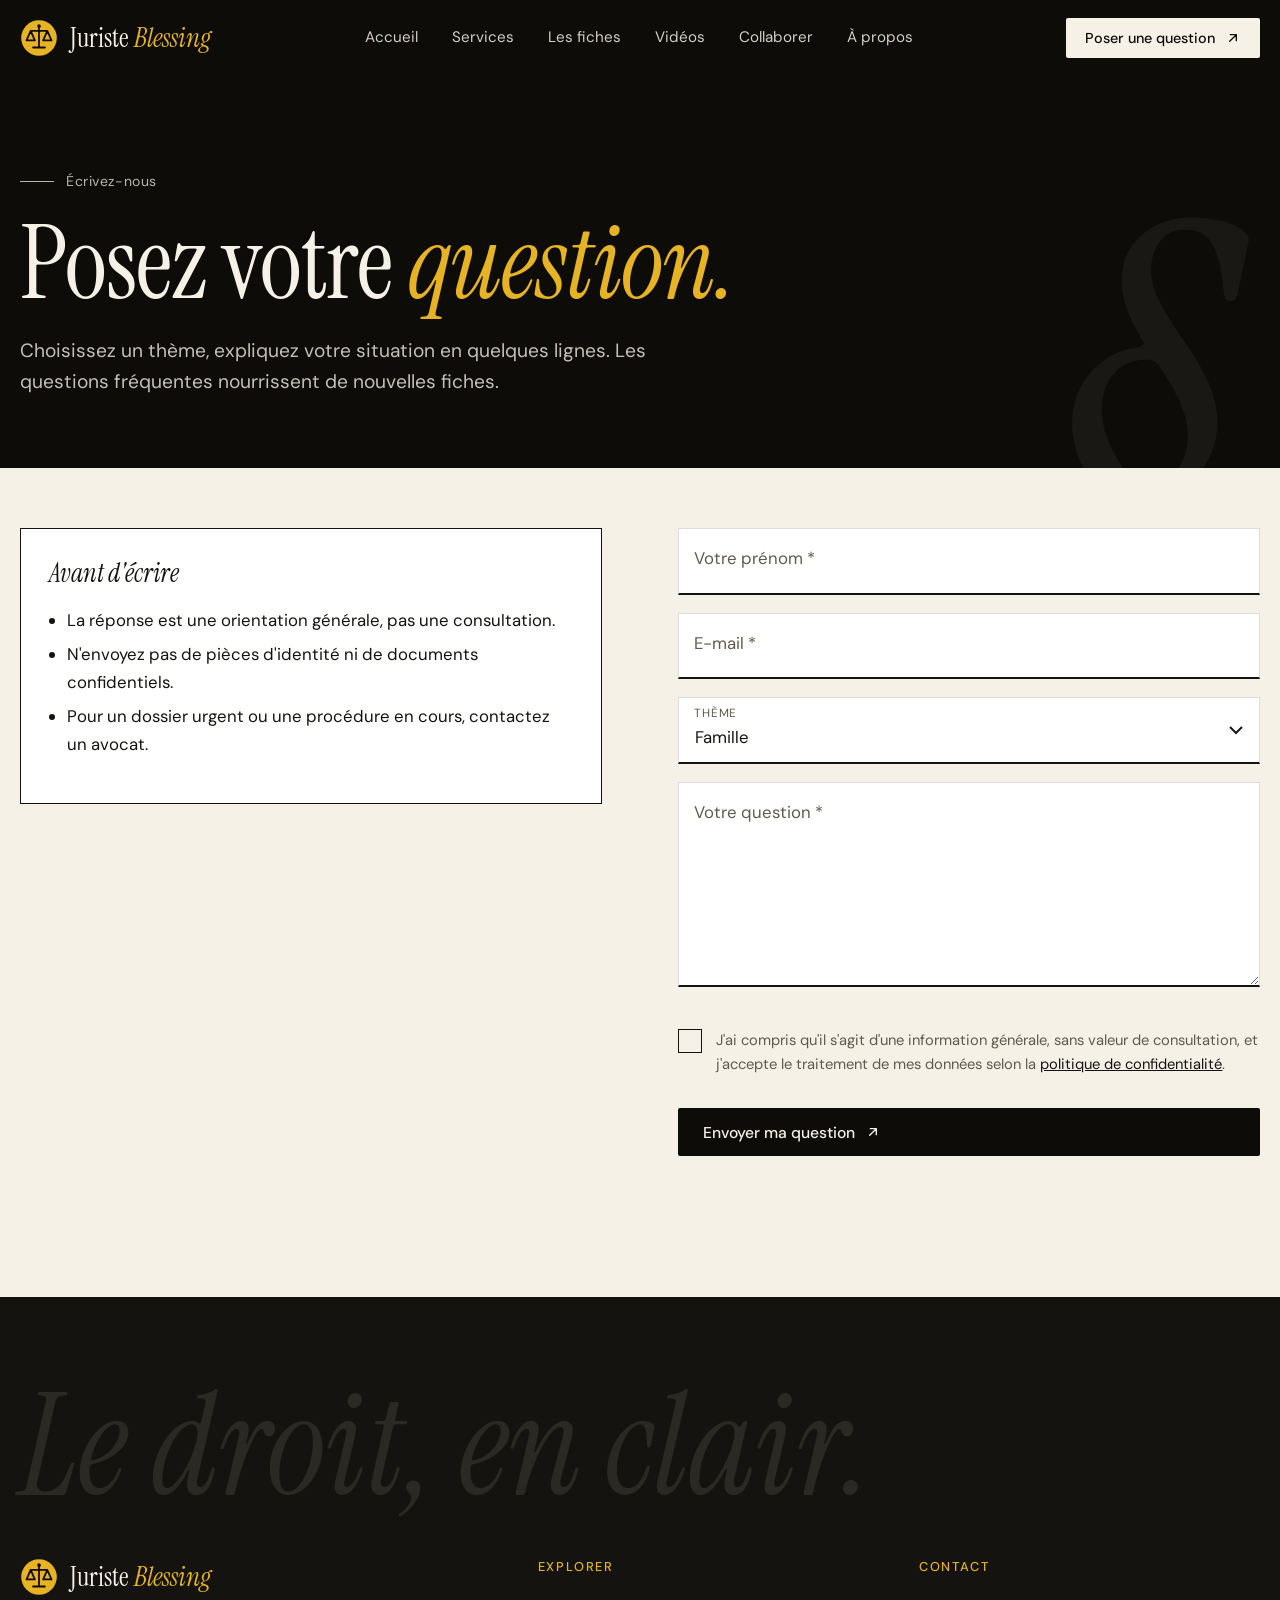
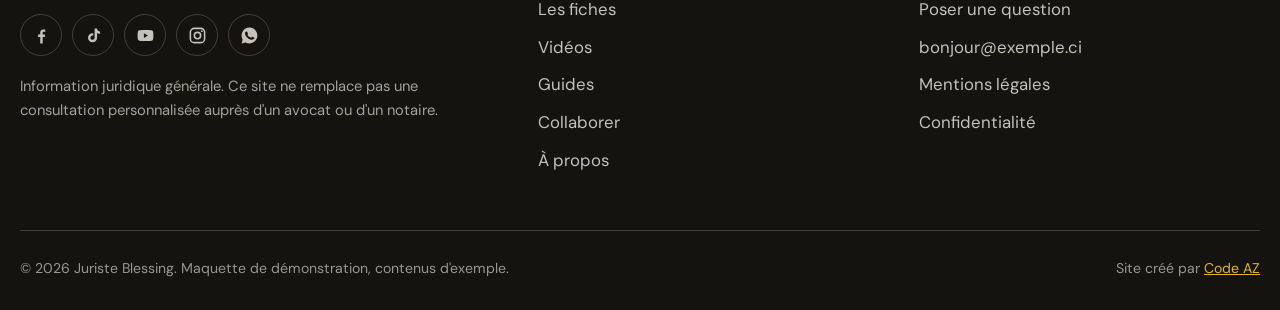
<file: poser-une-question/index.html>
<!DOCTYPE html>
<html lang="fr">
<head>
<meta charset="UTF-8">
<meta name="viewport" content="width=device-width, initial-scale=1.0">
<title>Poser une question · Juriste Blessing</title>
<meta name="description" content="Posez votre question juridique par thème. Réponse d'orientation générale, sans valeur de consultation.">
<meta name="theme-color" content="#0D0C09">
<meta property="og:type" content="website">
<meta property="og:locale" content="fr_FR">
<meta property="og:title" content="Poser une question · Juriste Blessing">
<meta property="og:description" content="Posez votre question juridique par thème. Réponse d'orientation générale, sans valeur de consultation.">
<link rel="icon" type="image/svg+xml" href="../favicon.svg">
<link rel="preload" href="../fonts/instrument-serif-latin-400-normal.woff2" as="font" type="font/woff2" crossorigin>
<link rel="preload" href="../fonts/dm-sans-latin-400-normal.woff2" as="font" type="font/woff2" crossorigin>
<link rel="stylesheet" href="../css/style.css">
<script>document.documentElement.className+=' js'</script>
</head>
<body>
<a class="skip" href="#contenu">Aller au contenu</a>
<div id="progress" aria-hidden="true"></div>
<header class="site"><div class="hbar">
<a class="brand" href="../" aria-label="Juriste Blessing, accueil"><span class="seal"><svg viewBox="0 0 64 64" aria-hidden="true"><circle cx="32" cy="32" r="30" fill="currentColor"/><path d="M32 12v34M18 20h28M18 20l-7 16h14zM46 20l-7 16h14zM22 48h20" fill="none" stroke="#0D0C09" stroke-width="3" stroke-linecap="round" stroke-linejoin="round"/><circle cx="32" cy="12" r="3" fill="#0D0C09"/></svg></span><span class="bn">Juriste <i>Blessing</i></span></a>
<nav class="nav" id="nav" aria-label="Navigation principale"><ul><li><a href="../">Accueil</a></li><li><a href="../services/">Services</a></li><li><a href="../fiches/">Les fiches</a></li><li><a href="../videos/">Vidéos</a></li><li><a href="../collaborer/">Collaborer</a></li><li><a href="../a-propos/">À propos</a></li></ul></nav>
<a class="btn sm" href="../poser-une-question/">Poser une question <svg viewBox="0 0 24 24" fill="none" stroke="currentColor" stroke-width="2" stroke-linecap="round" stroke-linejoin="round" aria-hidden="true"><path d="M7 17 17 7M8 7h9v9"/></svg></a>
<button class="burger" type="button" aria-label="Ouvrir le menu" aria-expanded="false" aria-controls="nav"><i></i><i></i></button>
</div></header>
<main id="contenu">
<section class="phero"><div class="wrap"><p class="kicker rv">Écrivez-nous</p><h1 class="rv">Posez votre <em>question.</em></h1><p class="lead rv">Choisissez un thème, expliquez votre situation en quelques lignes. Les questions fréquentes nourrissent de nouvelles fiches.</p></div></section>
<section class="s tight"><div class="wrap split formsec">
<div class="rv"><div class="warnbox"><b>Avant d'écrire</b><ul class="plain"><li>La réponse est une orientation générale, pas une consultation.</li><li>N'envoyez pas de pièces d'identité ni de documents confidentiels.</li><li>Pour un dossier urgent ou une procédure en cours, contactez un avocat.</li></ul></div></div>
<form id="qform" class="form rv" novalidate aria-label="Poser une question"><div class="fld"><input id="q-n" type="text" placeholder=" " autocomplete="given-name" required><label for="q-n">Votre prénom *</label><p class="err">Indiquez votre prénom.</p></div>
<div class="fld"><input id="q-e" type="email" placeholder=" " autocomplete="email" required><label for="q-e">E-mail *</label><p class="err">Indiquez une adresse e-mail valide.</p></div>
<div class="fld sel"><select id="q-t"><option>Famille</option><option>Travail</option><option>Logement</option><option>Entreprise</option><option>Démarches</option><option>Numérique</option><option>Autre</option></select><label for="q-t">Thème</label></div>
<div class="fld"><textarea id="q-m" rows="6" placeholder=" " required></textarea><label for="q-m">Votre question *</label><p class="err">Écrivez votre question.</p></div>
<label class="consent"><input id="q-c" type="checkbox" required><span class="box"><svg viewBox="0 0 24 24" fill="none" stroke="currentColor" stroke-width="2.4" stroke-linecap="round" stroke-linejoin="round" aria-hidden="true"><path d="m5 12.5 4.5 4.5L19 7.500"/></svg></span><span>J'ai compris qu'il s'agit d'une information générale, sans valeur de consultation, et j'accepte le traitement de mes données selon la <a href="../confidentialite/">politique de confidentialité</a>.</span></label><p class="err" id="q-ce">Cochez la case pour continuer.</p>
<button class="btn dark" type="submit">Envoyer ma question <svg viewBox="0 0 24 24" fill="none" stroke="currentColor" stroke-width="2" stroke-linecap="round" stroke-linejoin="round" aria-hidden="true"><path d="M7 17 17 7M8 7h9v9"/></svg></button><p class="ok" id="qok" role="status" hidden>Votre messagerie s'ouvre avec la question prête à partir.</p></form>
</div></section></main>
<footer class="site"><div class="wrap">
<div class="fword" aria-hidden="true">Le droit, en clair.</div>
<div class="fgrid">
<div><a class="brand" href="../"><span class="seal"><svg viewBox="0 0 64 64" aria-hidden="true"><circle cx="32" cy="32" r="30" fill="currentColor"/><path d="M32 12v34M18 20h28M18 20l-7 16h14zM46 20l-7 16h14zM22 48h20" fill="none" stroke="#0D0C09" stroke-width="3" stroke-linecap="round" stroke-linejoin="round"/><circle cx="32" cy="12" r="3" fill="#0D0C09"/></svg></span><span class="bn">Juriste <i>Blessing</i></span></a><ul class="social foot"><li><a href="https://www.facebook.com/profile.php?id=100086278839147" target="_blank" rel="noopener noreferrer" aria-label="Facebook" title="Facebook"><svg viewBox="0 0 24 24" fill="currentColor" aria-hidden="true"><path d="M13.5 22v-8h2.7l.4-3.2h-3.1V8.800c0-.9.3-1.500 1.600-1.500h1.700V4.400c-.3 0-1.300-.1-2.400-.1-2.400 0-4 1.400-4 4.100v2.400H7.700V14h2.700v8z"/></svg></a></li><li><a href="https://www.tiktok.com/" target="_blank" rel="noopener noreferrer" aria-label="TikTok" title="TikTok"><svg viewBox="0 0 24 24" fill="currentColor" aria-hidden="true"><path d="M16.500 3c.3 2.200 1.600 3.600 3.800 3.800v3.100c-1.400 0-2.700-.4-3.800-1.200v6.100a5.700 5.700 0 1 1-5.700-5.700c.3 0 .6 0 .9.1v3.200a2.600 2.600 0 1 0 1.700 2.400V3z"/></svg></a></li><li><a href="https://www.youtube.com/" target="_blank" rel="noopener noreferrer" aria-label="YouTube" title="YouTube"><svg viewBox="0 0 24 24" fill="currentColor" aria-hidden="true"><path d="M21.600 7.200a2.500 2.500 0 0 0-1.800-1.800C18.200 5 12 5 12 5s-6.200 0-7.800.4A2.500 2.500 0 0 0 2.400 7.200C2 8.800 2 12 2 12s0 3.200.4 4.800a2.500 2.500 0 0 0 1.800 1.800C5.800 19 12 19 12 19s6.200 0 7.800-.4a2.500 2.500 0 0 0 1.800-1.800c.4-1.600.4-4.800.4-4.800s0-3.200-.4-4.800zM10 15V9l5.200 3z"/></svg></a></li><li><a href="https://www.instagram.com/" target="_blank" rel="noopener noreferrer" aria-label="Instagram" title="Instagram"><svg viewBox="0 0 24 24" fill="currentColor" aria-hidden="true"><rect x="3" y="3" width="18" height="18" rx="5" fill="none" stroke="currentColor" stroke-width="2"/><circle cx="12" cy="12" r="4" fill="none" stroke="currentColor" stroke-width="2"/><circle cx="17.500" cy="6.500" r="1.200"/></svg></a></li><li><a href="https://wa.me/2250718216265" target="_blank" rel="noopener noreferrer" aria-label="WhatsApp" title="WhatsApp"><svg viewBox="0 0 24 24" fill="currentColor" aria-hidden="true"><path d="M12 2a10 10 0 0 0-8.600 15.100L2 22l5-1.300A10 10 0 1 0 12 2zm5.300 14.200c-.2.600-1.300 1.200-1.800 1.200-.5.100-1 .2-3.300-.7-2.800-1.200-4.600-4-4.700-4.200-.1-.2-1.100-1.500-1.100-2.800s.7-2 1-2.300c.2-.3.500-.3.700-.3h.5c.2 0 .4 0 .6.500l.8 2c.1.200.1.400 0 .5l-.4.600c-.1.200-.3.300-.1.600.2.300.8 1.300 1.700 2.100 1.100 1 2.100 1.300 2.400 1.500.3.100.4.100.6-.1l.8-1c.2-.3.400-.2.600-.1l1.900.9c.3.100.5.200.5.300.1.200.1.800-.1 1.400z"/></svg></a></li></ul><p class="fnote">Information juridique générale. Ce site ne remplace pas une consultation personnalisée auprès d'un avocat ou d'un notaire.</p></div>
<div><h2>Explorer</h2><a href="../fiches/">Les fiches</a><a href="../videos/">Vidéos</a><a href="../guides/">Guides</a><a href="../collaborer/">Collaborer</a><a href="../a-propos/">À propos</a></div>
<div><h2>Contact</h2><a href="../poser-une-question/">Poser une question</a><a href="mailto:bonjour@exemple.ci">bonjour@exemple.ci</a><a href="../mentions-legales/">Mentions légales</a><a href="../confidentialite/">Confidentialité</a></div>
</div>
<div class="legal"><span>© 2026 Juriste Blessing. Maquette de démonstration, contenus d'exemple.</span><span>Site créé par <a href="https://agnissanisaac.com" target="_blank" rel="noopener noreferrer">Code AZ</a></span></div>
</div></footer>
<script src="../js/main.js"></script>
</body>
</html>
</file>
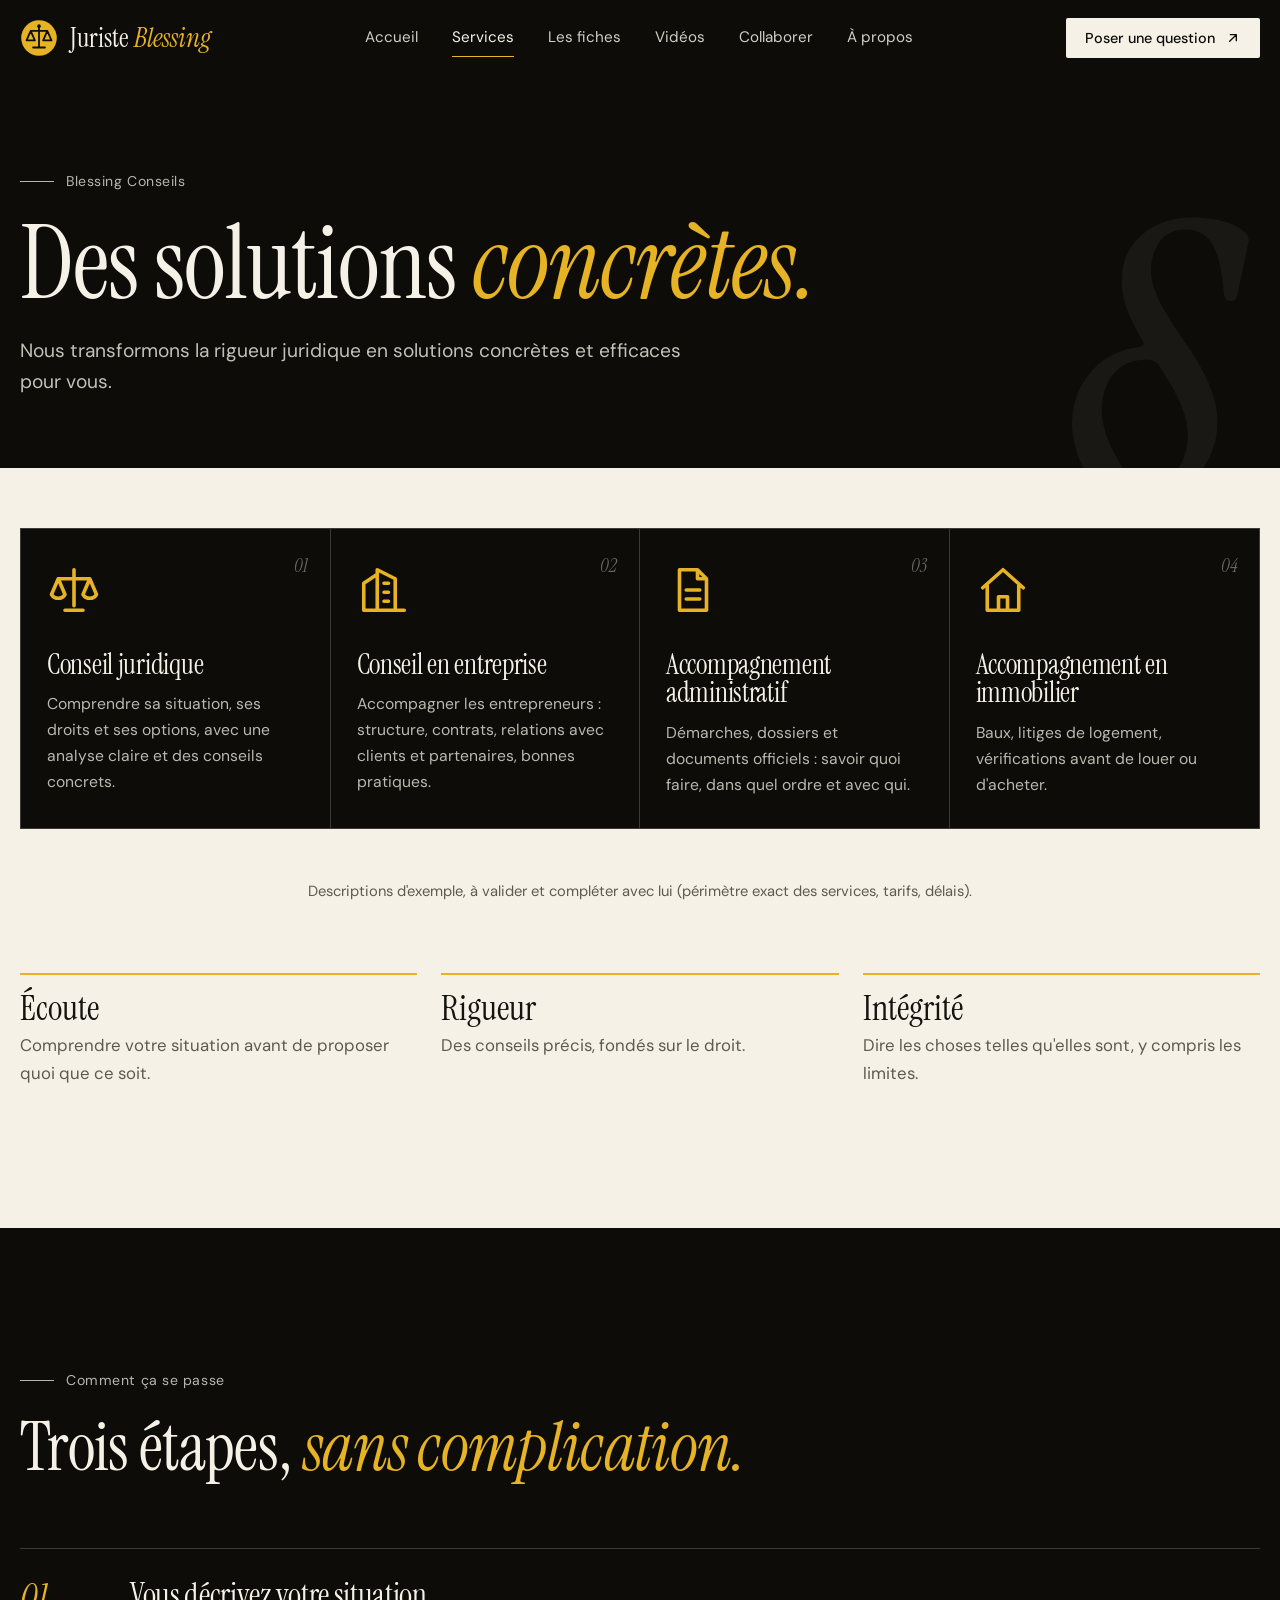
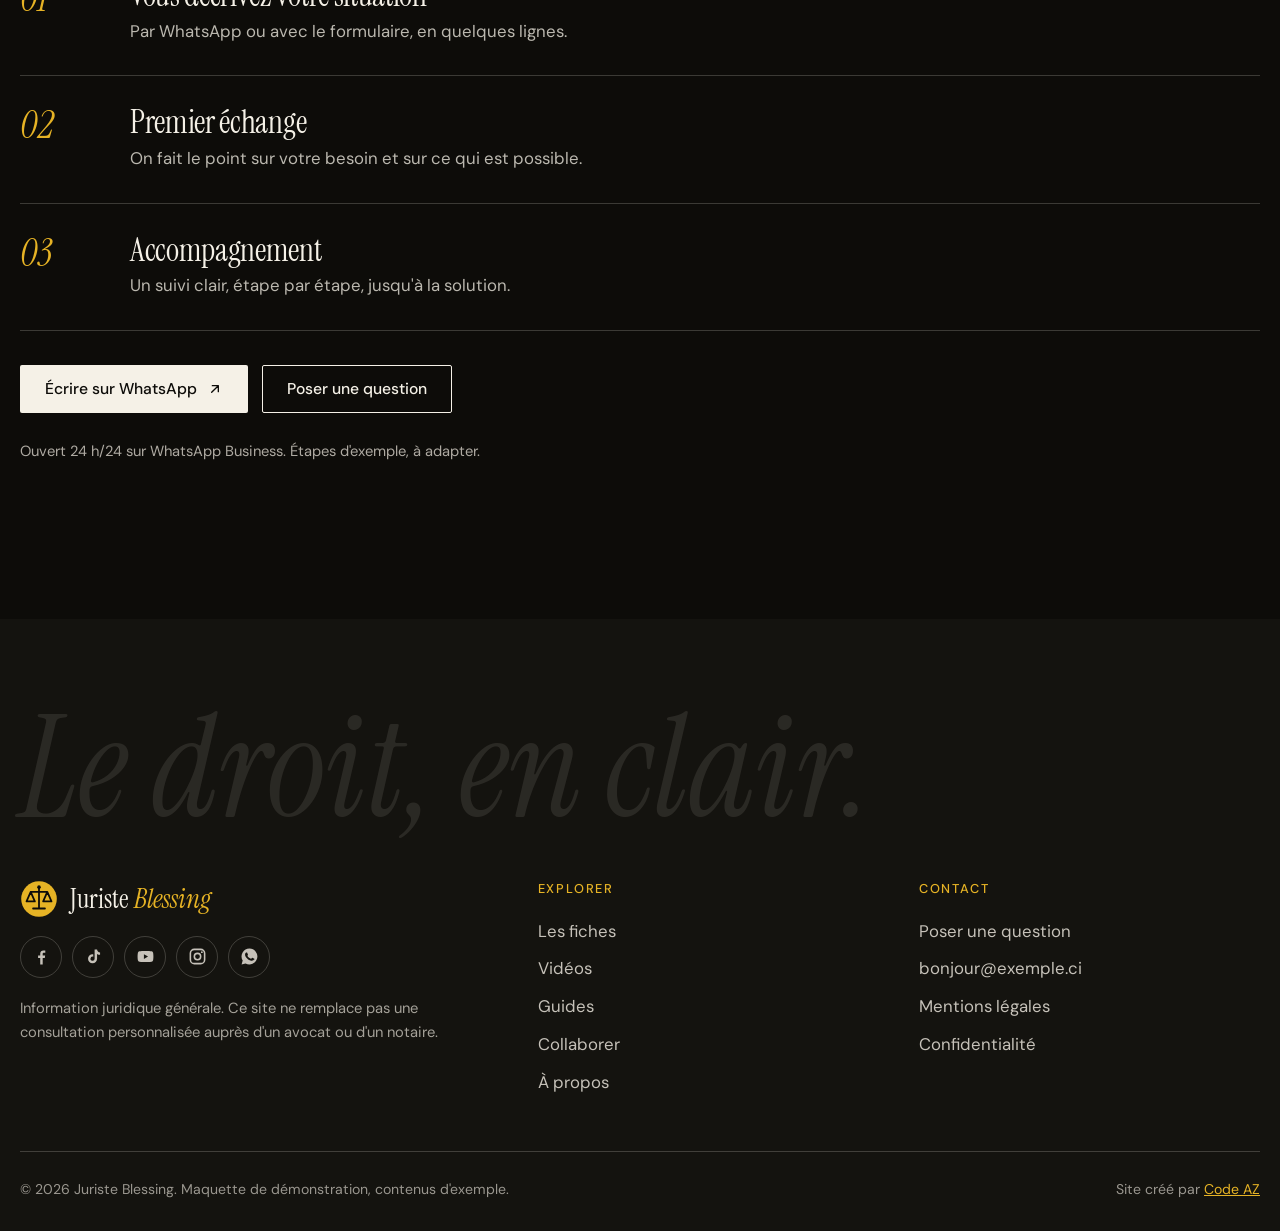
<file: services/index.html>
<!DOCTYPE html>
<html lang="fr">
<head>
<meta charset="UTF-8">
<meta name="viewport" content="width=device-width, initial-scale=1.0">
<title>Services · Juriste Blessing</title>
<meta name="description" content="Blessing Conseils : conseil juridique, conseil en entreprise, accompagnement administratif et accompagnement en immobilier.">
<meta name="theme-color" content="#0D0C09">
<meta property="og:type" content="website">
<meta property="og:locale" content="fr_FR">
<meta property="og:title" content="Services · Juriste Blessing">
<meta property="og:description" content="Blessing Conseils : conseil juridique, conseil en entreprise, accompagnement administratif et accompagnement en immobilier.">
<link rel="icon" type="image/svg+xml" href="../favicon.svg">
<link rel="preload" href="../fonts/instrument-serif-latin-400-normal.woff2" as="font" type="font/woff2" crossorigin>
<link rel="preload" href="../fonts/dm-sans-latin-400-normal.woff2" as="font" type="font/woff2" crossorigin>
<link rel="stylesheet" href="../css/style.css">
<script>document.documentElement.className+=' js'</script>
</head>
<body>
<a class="skip" href="#contenu">Aller au contenu</a>
<div id="progress" aria-hidden="true"></div>
<header class="site"><div class="hbar">
<a class="brand" href="../" aria-label="Juriste Blessing, accueil"><span class="seal"><svg viewBox="0 0 64 64" aria-hidden="true"><circle cx="32" cy="32" r="30" fill="currentColor"/><path d="M32 12v34M18 20h28M18 20l-7 16h14zM46 20l-7 16h14zM22 48h20" fill="none" stroke="#0D0C09" stroke-width="3" stroke-linecap="round" stroke-linejoin="round"/><circle cx="32" cy="12" r="3" fill="#0D0C09"/></svg></span><span class="bn">Juriste <i>Blessing</i></span></a>
<nav class="nav" id="nav" aria-label="Navigation principale"><ul><li><a href="../">Accueil</a></li><li><a href="../services/" aria-current="page">Services</a></li><li><a href="../fiches/">Les fiches</a></li><li><a href="../videos/">Vidéos</a></li><li><a href="../collaborer/">Collaborer</a></li><li><a href="../a-propos/">À propos</a></li></ul></nav>
<a class="btn sm" href="../poser-une-question/">Poser une question <svg viewBox="0 0 24 24" fill="none" stroke="currentColor" stroke-width="2" stroke-linecap="round" stroke-linejoin="round" aria-hidden="true"><path d="M7 17 17 7M8 7h9v9"/></svg></a>
<button class="burger" type="button" aria-label="Ouvrir le menu" aria-expanded="false" aria-controls="nav"><i></i><i></i></button>
</div></header>
<main id="contenu">
<section class="phero"><div class="wrap"><p class="kicker rv">Blessing Conseils</p><h1 class="rv">Des solutions <em>concrètes.</em></h1><p class="lead rv">Nous transformons la rigueur juridique en solutions concrètes et efficaces pour vous.</p></div></section>
<section class="s tight"><div class="wrap">
<div class="svcgrid light"><article class="svc rv" style="--d:0s"><span class="si2"><svg viewBox="0 0 24 24" fill="none" stroke="currentColor" stroke-width="1.6" stroke-linecap="round" stroke-linejoin="round" aria-hidden="true"><path d="M12 3v16M5 7h14M5 7l-3 7a3.500 3.500 0 0 0 6 0zM19 7l-3 7a3.500 3.500 0 0 0 6 0zM8 21h8"/></svg></span><span class="n">01</span><h3>Conseil juridique</h3><p>Comprendre sa situation, ses droits et ses options, avec une analyse claire et des conseils concrets.</p></article><article class="svc rv" style="--d:0.08s"><span class="si2"><svg viewBox="0 0 24 24" fill="none" stroke="currentColor" stroke-width="1.6" stroke-linecap="round" stroke-linejoin="round" aria-hidden="true"><path d="M3 21V9l6-4v16M9 21V3l8 4v14M3 21h18M12 9h2M12 13h2M12 17h2"/></svg></span><span class="n">02</span><h3>Conseil en entreprise</h3><p>Accompagner les entrepreneurs : structure, contrats, relations avec clients et partenaires, bonnes pratiques.</p></article><article class="svc rv" style="--d:0.16s"><span class="si2"><svg viewBox="0 0 24 24" fill="none" stroke="currentColor" stroke-width="1.6" stroke-linecap="round" stroke-linejoin="round" aria-hidden="true"><path d="M6 3h8l4 4v14H6zM14 3v4h4M9 12h6M9 16h6"/></svg></span><span class="n">03</span><h3>Accompagnement administratif</h3><p>Démarches, dossiers et documents officiels : savoir quoi faire, dans quel ordre et avec qui.</p></article><article class="svc rv" style="--d:0.24s"><span class="si2"><svg viewBox="0 0 24 24" fill="none" stroke="currentColor" stroke-width="1.6" stroke-linecap="round" stroke-linejoin="round" aria-hidden="true"><path d="M3 11 12 3l9 8M5 10v11h14V10M10 21v-6h4v6"/></svg></span><span class="n">04</span><h3>Accompagnement en immobilier</h3><p>Baux, litiges de logement, vérifications avant de louer ou d'acheter.</p></article></div>
<p class="small ctr">Descriptions d'exemple, à valider et compléter avec lui (périmètre exact des services, tarifs, délais).</p>
<ul class="values rv"><li><b>Écoute</b><span>Comprendre votre situation avant de proposer quoi que ce soit.</span></li><li><b>Rigueur</b><span>Des conseils précis, fondés sur le droit.</span></li><li><b>Intégrité</b><span>Dire les choses telles qu'elles sont, y compris les limites.</span></li></ul>
</div></section>
<section class="s dark"><div class="wrap"><div class="shead"><div><p class="kicker light rv">Comment ça se passe</p><h2 class="rv">Trois étapes, <em>sans complication.</em></h2></div></div>
<ol class="steps"><li class="rv"><span>01</span><div><h3>Vous décrivez votre situation</h3><p>Par WhatsApp ou avec le formulaire, en quelques lignes.</p></div></li><li class="rv"><span>02</span><div><h3>Premier échange</h3><p>On fait le point sur votre besoin et sur ce qui est possible.</p></div></li><li class="rv"><span>03</span><div><h3>Accompagnement</h3><p>Un suivi clair, étape par étape, jusqu'à la solution.</p></div></li></ol>
<div class="actions rv"><a class="btn light" href="https://wa.me/2250718216265" target="_blank" rel="noopener noreferrer">Écrire sur WhatsApp <svg viewBox="0 0 24 24" fill="none" stroke="currentColor" stroke-width="2" stroke-linecap="round" stroke-linejoin="round" aria-hidden="true"><path d="M7 17 17 7M8 7h9v9"/></svg></a><a class="btn ghost" href="../poser-une-question/">Poser une question</a></div>
<p class="small light rv" style="margin-top:26px">Ouvert 24 h/24 sur WhatsApp Business. Étapes d'exemple, à adapter.</p></div></section></main>
<footer class="site"><div class="wrap">
<div class="fword" aria-hidden="true">Le droit, en clair.</div>
<div class="fgrid">
<div><a class="brand" href="../"><span class="seal"><svg viewBox="0 0 64 64" aria-hidden="true"><circle cx="32" cy="32" r="30" fill="currentColor"/><path d="M32 12v34M18 20h28M18 20l-7 16h14zM46 20l-7 16h14zM22 48h20" fill="none" stroke="#0D0C09" stroke-width="3" stroke-linecap="round" stroke-linejoin="round"/><circle cx="32" cy="12" r="3" fill="#0D0C09"/></svg></span><span class="bn">Juriste <i>Blessing</i></span></a><ul class="social foot"><li><a href="https://www.facebook.com/profile.php?id=100086278839147" target="_blank" rel="noopener noreferrer" aria-label="Facebook" title="Facebook"><svg viewBox="0 0 24 24" fill="currentColor" aria-hidden="true"><path d="M13.5 22v-8h2.7l.4-3.2h-3.1V8.800c0-.9.3-1.500 1.600-1.500h1.700V4.400c-.3 0-1.300-.1-2.400-.1-2.400 0-4 1.400-4 4.100v2.400H7.700V14h2.700v8z"/></svg></a></li><li><a href="https://www.tiktok.com/" target="_blank" rel="noopener noreferrer" aria-label="TikTok" title="TikTok"><svg viewBox="0 0 24 24" fill="currentColor" aria-hidden="true"><path d="M16.500 3c.3 2.200 1.600 3.600 3.800 3.800v3.100c-1.400 0-2.700-.4-3.800-1.200v6.100a5.700 5.700 0 1 1-5.700-5.700c.3 0 .6 0 .9.1v3.200a2.600 2.600 0 1 0 1.700 2.400V3z"/></svg></a></li><li><a href="https://www.youtube.com/" target="_blank" rel="noopener noreferrer" aria-label="YouTube" title="YouTube"><svg viewBox="0 0 24 24" fill="currentColor" aria-hidden="true"><path d="M21.600 7.200a2.500 2.500 0 0 0-1.800-1.800C18.200 5 12 5 12 5s-6.200 0-7.800.4A2.500 2.500 0 0 0 2.400 7.200C2 8.800 2 12 2 12s0 3.200.4 4.800a2.500 2.500 0 0 0 1.800 1.800C5.800 19 12 19 12 19s6.200 0 7.800-.4a2.500 2.500 0 0 0 1.800-1.800c.4-1.600.4-4.800.4-4.800s0-3.200-.4-4.800zM10 15V9l5.200 3z"/></svg></a></li><li><a href="https://www.instagram.com/" target="_blank" rel="noopener noreferrer" aria-label="Instagram" title="Instagram"><svg viewBox="0 0 24 24" fill="currentColor" aria-hidden="true"><rect x="3" y="3" width="18" height="18" rx="5" fill="none" stroke="currentColor" stroke-width="2"/><circle cx="12" cy="12" r="4" fill="none" stroke="currentColor" stroke-width="2"/><circle cx="17.500" cy="6.500" r="1.200"/></svg></a></li><li><a href="https://wa.me/2250718216265" target="_blank" rel="noopener noreferrer" aria-label="WhatsApp" title="WhatsApp"><svg viewBox="0 0 24 24" fill="currentColor" aria-hidden="true"><path d="M12 2a10 10 0 0 0-8.600 15.100L2 22l5-1.300A10 10 0 1 0 12 2zm5.300 14.200c-.2.600-1.300 1.200-1.800 1.200-.5.100-1 .2-3.300-.7-2.800-1.200-4.600-4-4.700-4.200-.1-.2-1.100-1.500-1.100-2.800s.7-2 1-2.300c.2-.3.500-.3.700-.3h.5c.2 0 .4 0 .6.500l.8 2c.1.200.1.400 0 .5l-.4.600c-.1.200-.3.300-.1.600.2.300.8 1.300 1.700 2.100 1.100 1 2.100 1.300 2.400 1.500.3.100.4.100.6-.1l.8-1c.2-.3.400-.2.600-.1l1.900.9c.3.100.5.200.5.300.1.200.1.800-.1 1.400z"/></svg></a></li></ul><p class="fnote">Information juridique générale. Ce site ne remplace pas une consultation personnalisée auprès d'un avocat ou d'un notaire.</p></div>
<div><h2>Explorer</h2><a href="../fiches/">Les fiches</a><a href="../videos/">Vidéos</a><a href="../guides/">Guides</a><a href="../collaborer/">Collaborer</a><a href="../a-propos/">À propos</a></div>
<div><h2>Contact</h2><a href="../poser-une-question/">Poser une question</a><a href="mailto:bonjour@exemple.ci">bonjour@exemple.ci</a><a href="../mentions-legales/">Mentions légales</a><a href="../confidentialite/">Confidentialité</a></div>
</div>
<div class="legal"><span>© 2026 Juriste Blessing. Maquette de démonstration, contenus d'exemple.</span><span>Site créé par <a href="https://agnissanisaac.com" target="_blank" rel="noopener noreferrer">Code AZ</a></span></div>
</div></footer>
<script src="../js/main.js"></script>
</body>
</html>
</file>
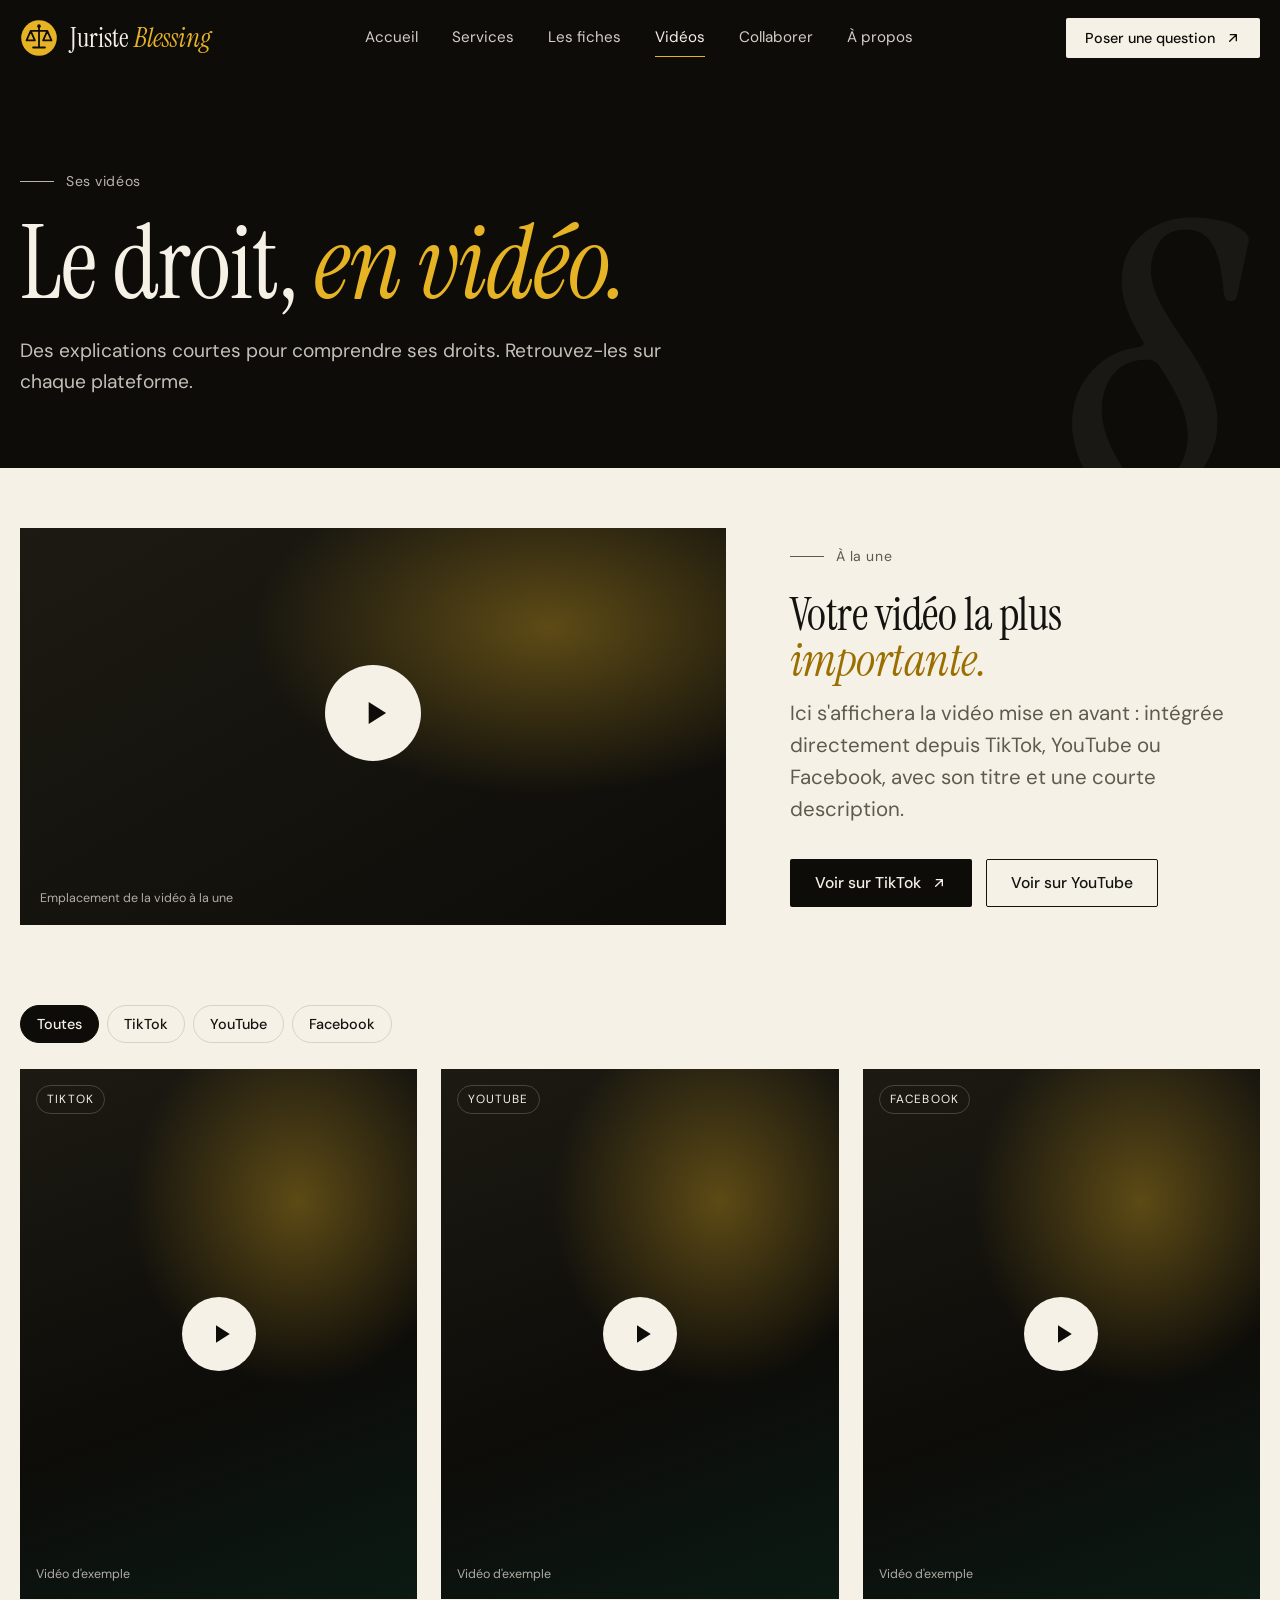
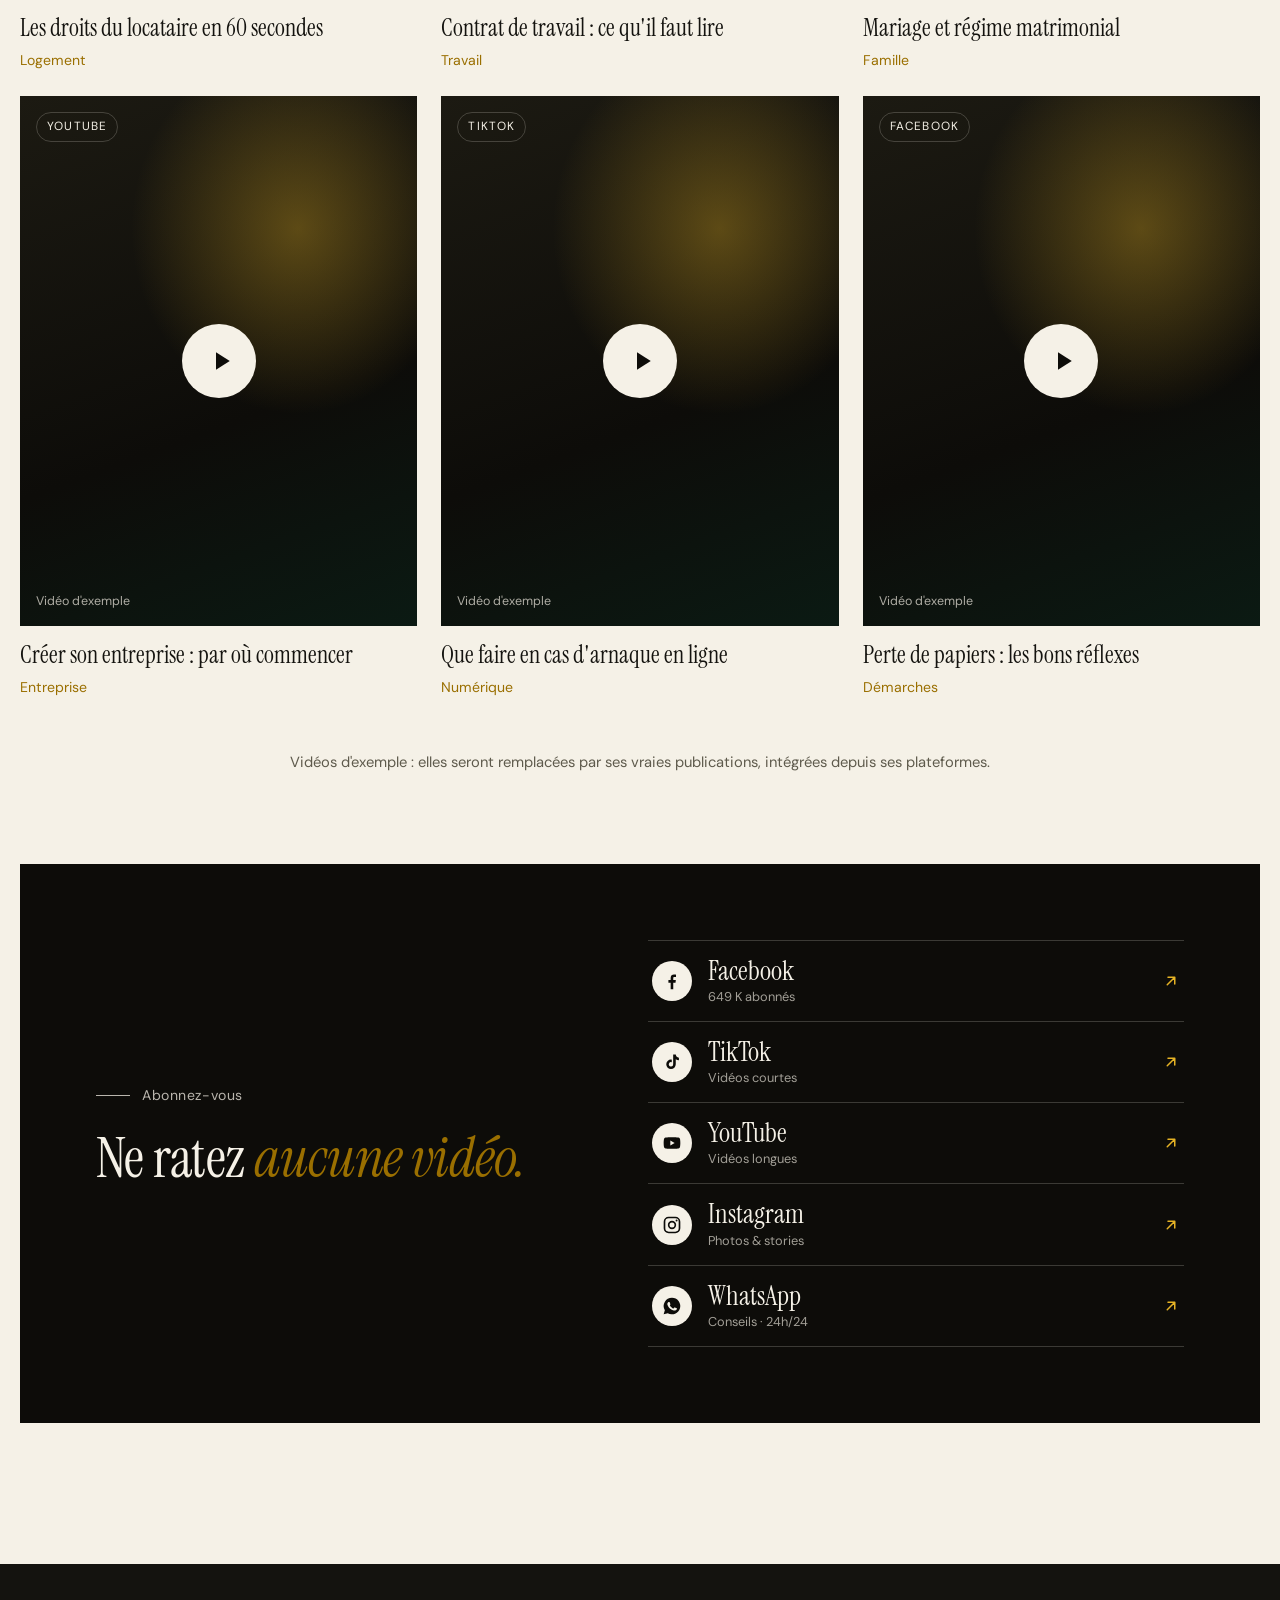
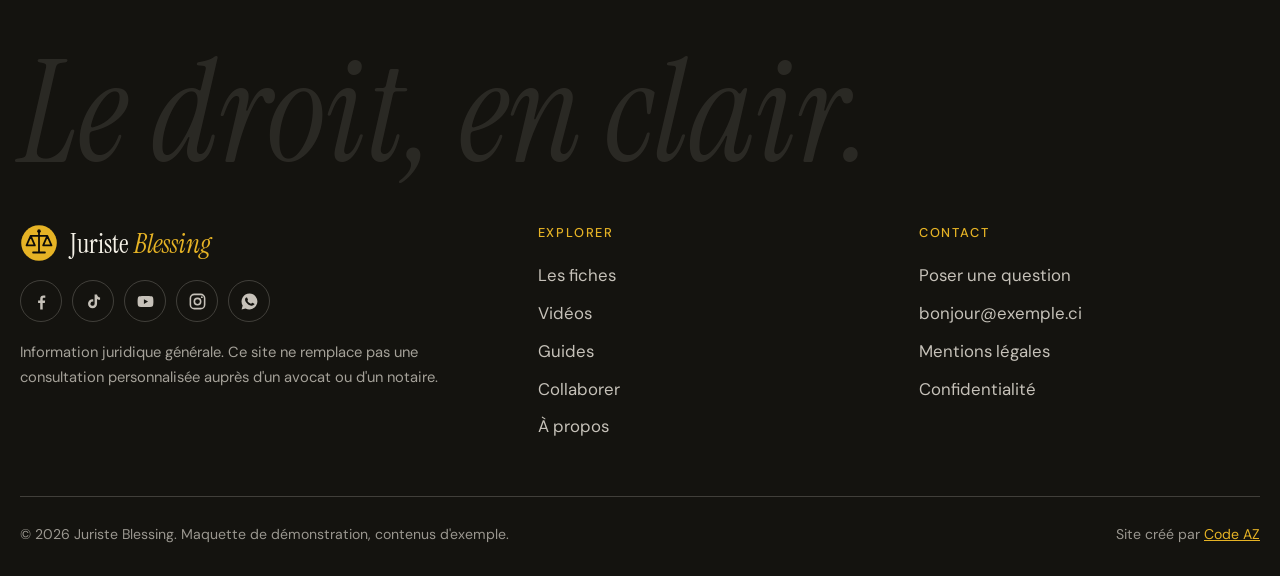
<file: videos/index.html>
<!DOCTYPE html>
<html lang="fr">
<head>
<meta charset="UTF-8">
<meta name="viewport" content="width=device-width, initial-scale=1.0">
<title>Vidéos · Juriste Blessing</title>
<meta name="description" content="Les vidéos de Juriste Blessing : le droit expliqué simplement sur TikTok, YouTube et Facebook.">
<meta name="theme-color" content="#0D0C09">
<meta property="og:type" content="website">
<meta property="og:locale" content="fr_FR">
<meta property="og:title" content="Vidéos · Juriste Blessing">
<meta property="og:description" content="Les vidéos de Juriste Blessing : le droit expliqué simplement sur TikTok, YouTube et Facebook.">
<link rel="icon" type="image/svg+xml" href="../favicon.svg">
<link rel="preload" href="../fonts/instrument-serif-latin-400-normal.woff2" as="font" type="font/woff2" crossorigin>
<link rel="preload" href="../fonts/dm-sans-latin-400-normal.woff2" as="font" type="font/woff2" crossorigin>
<link rel="stylesheet" href="../css/style.css">
<script>document.documentElement.className+=' js'</script>
</head>
<body>
<a class="skip" href="#contenu">Aller au contenu</a>
<div id="progress" aria-hidden="true"></div>
<header class="site"><div class="hbar">
<a class="brand" href="../" aria-label="Juriste Blessing, accueil"><span class="seal"><svg viewBox="0 0 64 64" aria-hidden="true"><circle cx="32" cy="32" r="30" fill="currentColor"/><path d="M32 12v34M18 20h28M18 20l-7 16h14zM46 20l-7 16h14zM22 48h20" fill="none" stroke="#0D0C09" stroke-width="3" stroke-linecap="round" stroke-linejoin="round"/><circle cx="32" cy="12" r="3" fill="#0D0C09"/></svg></span><span class="bn">Juriste <i>Blessing</i></span></a>
<nav class="nav" id="nav" aria-label="Navigation principale"><ul><li><a href="../">Accueil</a></li><li><a href="../services/">Services</a></li><li><a href="../fiches/">Les fiches</a></li><li><a href="../videos/" aria-current="page">Vidéos</a></li><li><a href="../collaborer/">Collaborer</a></li><li><a href="../a-propos/">À propos</a></li></ul></nav>
<a class="btn sm" href="../poser-une-question/">Poser une question <svg viewBox="0 0 24 24" fill="none" stroke="currentColor" stroke-width="2" stroke-linecap="round" stroke-linejoin="round" aria-hidden="true"><path d="M7 17 17 7M8 7h9v9"/></svg></a>
<button class="burger" type="button" aria-label="Ouvrir le menu" aria-expanded="false" aria-controls="nav"><i></i><i></i></button>
</div></header>
<main id="contenu">
<section class="phero"><div class="wrap"><p class="kicker rv">Ses vidéos</p><h1 class="rv">Le droit, <em>en vidéo.</em></h1><p class="lead rv">Des explications courtes pour comprendre ses droits. Retrouvez-les sur chaque plateforme.</p></div></section>
<section class="s tight"><div class="wrap">
<div class="feat rv"><div class="screen"><span class="play big" aria-hidden="true"><svg viewBox="0 0 24 24"><path d="M8 5v14l11-7z" fill="currentColor"/></svg></span><span class="ex">Emplacement de la vidéo à la une</span></div>
<div class="finfo"><p class="kicker">À la une</p><h2>Votre vidéo la plus <em>importante.</em></h2><p class="big">Ici s'affichera la vidéo mise en avant : intégrée directement depuis TikTok, YouTube ou Facebook, avec son titre et une courte description.</p><div class="actions"><a class="btn dark" href="https://www.tiktok.com/" target="_blank" rel="noopener noreferrer">Voir sur TikTok <svg viewBox="0 0 24 24" fill="none" stroke="currentColor" stroke-width="2" stroke-linecap="round" stroke-linejoin="round" aria-hidden="true"><path d="M7 17 17 7M8 7h9v9"/></svg></a><a class="btn line" href="https://www.youtube.com/" target="_blank" rel="noopener noreferrer">Voir sur YouTube</a></div></div></div>
<div class="tools rv"><div class="chips" id="vchips" role="group" aria-label="Filtrer par plateforme"><button type="button" data-f="all" aria-pressed="true">Toutes</button><button type="button" data-f="TikTok" aria-pressed="false">TikTok</button><button type="button" data-f="YouTube" aria-pressed="false">YouTube</button><button type="button" data-f="Facebook" aria-pressed="false">Facebook</button></div></div>
<div class="vgrid" id="vgrid"><a class="vcard rv" data-p="TikTok" href="https://www.tiktok.com/" target="_blank" rel="noopener noreferrer" style="--d:0s"><span class="thumb"><span class="play" aria-hidden="true"><svg viewBox="0 0 24 24"><path d="M8 5v14l11-7z" fill="currentColor"/></svg></span><span class="plat">TikTok</span><span class="ex">Vidéo d'exemple</span></span><span class="vt">Les droits du locataire en 60 secondes</span><span class="vm">Logement</span></a><a class="vcard rv" data-p="YouTube" href="https://www.youtube.com/" target="_blank" rel="noopener noreferrer" style="--d:0.08s"><span class="thumb"><span class="play" aria-hidden="true"><svg viewBox="0 0 24 24"><path d="M8 5v14l11-7z" fill="currentColor"/></svg></span><span class="plat">YouTube</span><span class="ex">Vidéo d'exemple</span></span><span class="vt">Contrat de travail : ce qu'il faut lire</span><span class="vm">Travail</span></a><a class="vcard rv" data-p="Facebook" href="https://www.facebook.com/profile.php?id=100086278839147" target="_blank" rel="noopener noreferrer" style="--d:0.16s"><span class="thumb"><span class="play" aria-hidden="true"><svg viewBox="0 0 24 24"><path d="M8 5v14l11-7z" fill="currentColor"/></svg></span><span class="plat">Facebook</span><span class="ex">Vidéo d'exemple</span></span><span class="vt">Mariage et régime matrimonial</span><span class="vm">Famille</span></a><a class="vcard rv" data-p="YouTube" href="https://www.youtube.com/" target="_blank" rel="noopener noreferrer" style="--d:0s"><span class="thumb"><span class="play" aria-hidden="true"><svg viewBox="0 0 24 24"><path d="M8 5v14l11-7z" fill="currentColor"/></svg></span><span class="plat">YouTube</span><span class="ex">Vidéo d'exemple</span></span><span class="vt">Créer son entreprise : par où commencer</span><span class="vm">Entreprise</span></a><a class="vcard rv" data-p="TikTok" href="https://www.tiktok.com/" target="_blank" rel="noopener noreferrer" style="--d:0.08s"><span class="thumb"><span class="play" aria-hidden="true"><svg viewBox="0 0 24 24"><path d="M8 5v14l11-7z" fill="currentColor"/></svg></span><span class="plat">TikTok</span><span class="ex">Vidéo d'exemple</span></span><span class="vt">Que faire en cas d'arnaque en ligne</span><span class="vm">Numérique</span></a><a class="vcard rv" data-p="Facebook" href="https://www.facebook.com/profile.php?id=100086278839147" target="_blank" rel="noopener noreferrer" style="--d:0.16s"><span class="thumb"><span class="play" aria-hidden="true"><svg viewBox="0 0 24 24"><path d="M8 5v14l11-7z" fill="currentColor"/></svg></span><span class="plat">Facebook</span><span class="ex">Vidéo d'exemple</span></span><span class="vt">Perte de papiers : les bons réflexes</span><span class="vm">Démarches</span></a></div>
<p class="small ctr">Vidéos d'exemple : elles seront remplacées par ses vraies publications, intégrées depuis ses plateformes.</p>
<div class="socbox dk rv"><div><p class="kicker light">Abonnez-vous</p><h2>Ne ratez <em>aucune vidéo.</em></h2></div><ul class="soclist"><li><a href="https://www.facebook.com/profile.php?id=100086278839147" target="_blank" rel="noopener noreferrer"><span class="si"><svg viewBox="0 0 24 24" fill="currentColor" aria-hidden="true"><path d="M13.5 22v-8h2.7l.4-3.2h-3.1V8.800c0-.9.3-1.500 1.600-1.500h1.700V4.400c-.3 0-1.300-.1-2.400-.1-2.400 0-4 1.400-4 4.100v2.400H7.700V14h2.700v8z"/></svg></span><span class="sn">Facebook<small>649 K abonnés</small></span><svg viewBox="0 0 24 24" fill="none" stroke="currentColor" stroke-width="2" stroke-linecap="round" stroke-linejoin="round" aria-hidden="true"><path d="M7 17 17 7M8 7h9v9"/></svg></a></li><li><a href="https://www.tiktok.com/" target="_blank" rel="noopener noreferrer"><span class="si"><svg viewBox="0 0 24 24" fill="currentColor" aria-hidden="true"><path d="M16.500 3c.3 2.200 1.600 3.600 3.800 3.800v3.100c-1.400 0-2.700-.4-3.800-1.200v6.100a5.700 5.700 0 1 1-5.700-5.700c.3 0 .6 0 .9.1v3.200a2.600 2.600 0 1 0 1.700 2.400V3z"/></svg></span><span class="sn">TikTok<small>Vidéos courtes</small></span><svg viewBox="0 0 24 24" fill="none" stroke="currentColor" stroke-width="2" stroke-linecap="round" stroke-linejoin="round" aria-hidden="true"><path d="M7 17 17 7M8 7h9v9"/></svg></a></li><li><a href="https://www.youtube.com/" target="_blank" rel="noopener noreferrer"><span class="si"><svg viewBox="0 0 24 24" fill="currentColor" aria-hidden="true"><path d="M21.600 7.200a2.500 2.500 0 0 0-1.800-1.800C18.200 5 12 5 12 5s-6.200 0-7.800.4A2.500 2.500 0 0 0 2.400 7.200C2 8.800 2 12 2 12s0 3.200.4 4.800a2.500 2.500 0 0 0 1.800 1.800C5.800 19 12 19 12 19s6.200 0 7.800-.4a2.500 2.500 0 0 0 1.800-1.800c.4-1.600.4-4.800.4-4.800s0-3.200-.4-4.800zM10 15V9l5.200 3z"/></svg></span><span class="sn">YouTube<small>Vidéos longues</small></span><svg viewBox="0 0 24 24" fill="none" stroke="currentColor" stroke-width="2" stroke-linecap="round" stroke-linejoin="round" aria-hidden="true"><path d="M7 17 17 7M8 7h9v9"/></svg></a></li><li><a href="https://www.instagram.com/" target="_blank" rel="noopener noreferrer"><span class="si"><svg viewBox="0 0 24 24" fill="currentColor" aria-hidden="true"><rect x="3" y="3" width="18" height="18" rx="5" fill="none" stroke="currentColor" stroke-width="2"/><circle cx="12" cy="12" r="4" fill="none" stroke="currentColor" stroke-width="2"/><circle cx="17.500" cy="6.500" r="1.200"/></svg></span><span class="sn">Instagram<small>Photos & stories</small></span><svg viewBox="0 0 24 24" fill="none" stroke="currentColor" stroke-width="2" stroke-linecap="round" stroke-linejoin="round" aria-hidden="true"><path d="M7 17 17 7M8 7h9v9"/></svg></a></li><li><a href="https://wa.me/2250718216265" target="_blank" rel="noopener noreferrer"><span class="si"><svg viewBox="0 0 24 24" fill="currentColor" aria-hidden="true"><path d="M12 2a10 10 0 0 0-8.600 15.100L2 22l5-1.300A10 10 0 1 0 12 2zm5.300 14.200c-.2.600-1.300 1.200-1.800 1.200-.5.100-1 .2-3.300-.7-2.800-1.200-4.600-4-4.700-4.200-.1-.2-1.100-1.500-1.100-2.800s.7-2 1-2.300c.2-.3.500-.3.700-.3h.5c.2 0 .4 0 .6.500l.8 2c.1.200.1.400 0 .5l-.4.600c-.1.200-.3.300-.1.600.2.300.8 1.300 1.700 2.100 1.100 1 2.100 1.300 2.400 1.500.3.100.4.100.6-.1l.8-1c.2-.3.400-.2.600-.1l1.900.9c.3.100.5.200.5.300.1.200.1.800-.1 1.400z"/></svg></span><span class="sn">WhatsApp<small>Conseils · 24h/24</small></span><svg viewBox="0 0 24 24" fill="none" stroke="currentColor" stroke-width="2" stroke-linecap="round" stroke-linejoin="round" aria-hidden="true"><path d="M7 17 17 7M8 7h9v9"/></svg></a></li></ul></div>
</div></section></main>
<footer class="site"><div class="wrap">
<div class="fword" aria-hidden="true">Le droit, en clair.</div>
<div class="fgrid">
<div><a class="brand" href="../"><span class="seal"><svg viewBox="0 0 64 64" aria-hidden="true"><circle cx="32" cy="32" r="30" fill="currentColor"/><path d="M32 12v34M18 20h28M18 20l-7 16h14zM46 20l-7 16h14zM22 48h20" fill="none" stroke="#0D0C09" stroke-width="3" stroke-linecap="round" stroke-linejoin="round"/><circle cx="32" cy="12" r="3" fill="#0D0C09"/></svg></span><span class="bn">Juriste <i>Blessing</i></span></a><ul class="social foot"><li><a href="https://www.facebook.com/profile.php?id=100086278839147" target="_blank" rel="noopener noreferrer" aria-label="Facebook" title="Facebook"><svg viewBox="0 0 24 24" fill="currentColor" aria-hidden="true"><path d="M13.5 22v-8h2.7l.4-3.2h-3.1V8.800c0-.9.3-1.500 1.600-1.500h1.700V4.400c-.3 0-1.300-.1-2.400-.1-2.400 0-4 1.400-4 4.100v2.400H7.700V14h2.700v8z"/></svg></a></li><li><a href="https://www.tiktok.com/" target="_blank" rel="noopener noreferrer" aria-label="TikTok" title="TikTok"><svg viewBox="0 0 24 24" fill="currentColor" aria-hidden="true"><path d="M16.500 3c.3 2.200 1.600 3.600 3.800 3.800v3.100c-1.400 0-2.700-.4-3.800-1.200v6.100a5.700 5.700 0 1 1-5.700-5.700c.3 0 .6 0 .9.1v3.200a2.600 2.600 0 1 0 1.700 2.400V3z"/></svg></a></li><li><a href="https://www.youtube.com/" target="_blank" rel="noopener noreferrer" aria-label="YouTube" title="YouTube"><svg viewBox="0 0 24 24" fill="currentColor" aria-hidden="true"><path d="M21.600 7.200a2.500 2.500 0 0 0-1.800-1.800C18.200 5 12 5 12 5s-6.200 0-7.800.4A2.500 2.500 0 0 0 2.400 7.200C2 8.800 2 12 2 12s0 3.200.4 4.800a2.500 2.500 0 0 0 1.800 1.800C5.800 19 12 19 12 19s6.200 0 7.800-.4a2.500 2.500 0 0 0 1.800-1.800c.4-1.600.4-4.800.4-4.800s0-3.200-.4-4.800zM10 15V9l5.200 3z"/></svg></a></li><li><a href="https://www.instagram.com/" target="_blank" rel="noopener noreferrer" aria-label="Instagram" title="Instagram"><svg viewBox="0 0 24 24" fill="currentColor" aria-hidden="true"><rect x="3" y="3" width="18" height="18" rx="5" fill="none" stroke="currentColor" stroke-width="2"/><circle cx="12" cy="12" r="4" fill="none" stroke="currentColor" stroke-width="2"/><circle cx="17.500" cy="6.500" r="1.200"/></svg></a></li><li><a href="https://wa.me/2250718216265" target="_blank" rel="noopener noreferrer" aria-label="WhatsApp" title="WhatsApp"><svg viewBox="0 0 24 24" fill="currentColor" aria-hidden="true"><path d="M12 2a10 10 0 0 0-8.600 15.100L2 22l5-1.300A10 10 0 1 0 12 2zm5.300 14.200c-.2.600-1.300 1.200-1.800 1.200-.5.100-1 .2-3.300-.7-2.800-1.200-4.600-4-4.700-4.200-.1-.2-1.100-1.500-1.100-2.800s.7-2 1-2.300c.2-.3.500-.3.700-.3h.5c.2 0 .4 0 .6.500l.8 2c.1.200.1.400 0 .5l-.4.600c-.1.200-.3.300-.1.600.2.300.8 1.300 1.700 2.100 1.100 1 2.100 1.300 2.400 1.500.3.100.4.100.6-.1l.8-1c.2-.3.400-.2.600-.1l1.900.9c.3.100.5.200.5.300.1.200.1.800-.1 1.400z"/></svg></a></li></ul><p class="fnote">Information juridique générale. Ce site ne remplace pas une consultation personnalisée auprès d'un avocat ou d'un notaire.</p></div>
<div><h2>Explorer</h2><a href="../fiches/">Les fiches</a><a href="../videos/">Vidéos</a><a href="../guides/">Guides</a><a href="../collaborer/">Collaborer</a><a href="../a-propos/">À propos</a></div>
<div><h2>Contact</h2><a href="../poser-une-question/">Poser une question</a><a href="mailto:bonjour@exemple.ci">bonjour@exemple.ci</a><a href="../mentions-legales/">Mentions légales</a><a href="../confidentialite/">Confidentialité</a></div>
</div>
<div class="legal"><span>© 2026 Juriste Blessing. Maquette de démonstration, contenus d'exemple.</span><span>Site créé par <a href="https://agnissanisaac.com" target="_blank" rel="noopener noreferrer">Code AZ</a></span></div>
</div></footer>
<script src="../js/main.js"></script>
</body>
</html>
</file>
<file: css/style.css>
/* Juriste Blessing : « Le droit, en clair. » Polices auto-hébergées. */
@font-face{font-family:"Instrument Serif";src:url(../fonts/instrument-serif-latin-400-normal.woff2) format("woff2");font-weight:400;font-style:normal;font-display:swap}
@font-face{font-family:"Instrument Serif";src:url(../fonts/instrument-serif-latin-400-italic.woff2) format("woff2");font-weight:400;font-style:italic;font-display:swap}
@font-face{font-family:"DM Sans";src:url(../fonts/dm-sans-latin-400-normal.woff2) format("woff2");font-weight:400;font-display:swap}
@font-face{font-family:"DM Sans";src:url(../fonts/dm-sans-latin-500-normal.woff2) format("woff2");font-weight:500;font-display:swap}
@font-face{font-family:"DM Sans";src:url(../fonts/dm-sans-latin-700-normal.woff2) format("woff2");font-weight:700;font-display:swap}

:root{--paper:#F5F1E7;--paper2:#EAE3D1;--ink:#14130F;--forest:#0D0C09;--forest2:#1C1A12;--orange:#9A6F00;--orange2:#E6B325;--muted:#5E5A4C;--line:rgba(23,22,17,.14);--lineL:rgba(243,238,228,.2);--serif:"Instrument Serif",Georgia,serif;--sans:"DM Sans",system-ui,sans-serif;--r:2px;--w:1240px}
*,*::before,*::after{box-sizing:border-box}
html{scroll-behavior:smooth;overflow-x:clip;-webkit-text-size-adjust:100%}
body{margin:0;background:var(--paper);color:var(--ink);font:400 1.05rem/1.65 var(--sans);overflow-x:clip}
[hidden]{display:none!important}
img{max-width:100%;height:auto;display:block}
a{color:inherit}
h1,h2,h3{font-family:var(--serif);font-weight:400;line-height:1.02;letter-spacing:-.01em;margin:0}
em{font-style:italic;color:var(--orange)}
.dark em,.hero em,.band em,.ctabox em{color:var(--orange2)}
.vh{position:absolute;width:1px;height:1px;overflow:hidden;clip:rect(0 0 0 0)}
.skip{position:absolute;left:12px;top:-60px;background:var(--ink);color:#fff;padding:10px 16px;z-index:200}
.skip:focus{top:12px}
:focus-visible{outline:2px solid var(--orange);outline-offset:3px}
.wrap{width:min(100% - 40px,var(--w));margin-inline:auto}
.narrow{max-width:820px}
#progress{position:fixed;inset:0 auto auto 0;height:3px;width:0;background:var(--orange);z-index:150}

/* en-tête */
header.site{position:fixed;inset:0 0 auto 0;z-index:100;transition:background .3s,backdrop-filter .3s,border-color .3s;border-bottom:1px solid transparent;color:var(--paper)}
header.site.stuck,body.inner header.site{background:rgba(13,12,9,.92);backdrop-filter:blur(10px);border-color:var(--lineL)}
.hbar{width:min(100% - 40px,var(--w));margin-inline:auto;height:76px;display:flex;align-items:center;gap:30px}
.brand{display:flex;align-items:center;gap:12px;text-decoration:none}
.seal{width:38px;height:38px;color:var(--paper);display:block}
.seal svg{width:100%;height:100%}
.bn{font:400 1.7rem/1 var(--serif)}.bn i{color:var(--orange2)}
.nav{margin-inline:auto}.nav ul{display:flex;gap:6px;list-style:none;margin:0;padding:0}
.nav a{display:block;white-space:nowrap;padding:8px 14px;text-decoration:none;font-size:.95rem;opacity:.85;position:relative}
.nav a::after{content:"";position:absolute;left:14px;right:14px;bottom:2px;height:1px;background:var(--orange2);transform:scaleX(0);transform-origin:left;transition:transform .3s}
.nav a:hover,.nav a[aria-current]{opacity:1}.nav a:hover::after,.nav a[aria-current]::after{transform:scaleX(1)}
.burger{display:none;width:44px;height:44px;border:0;background:none;color:inherit;cursor:pointer;position:relative;margin-left:auto}
.burger i{position:absolute;left:10px;right:10px;height:2px;background:currentColor;transition:.3s}.burger i:first-child{top:18px}.burger i:last-child{top:25px}
.burger[aria-expanded=true] i:first-child{top:21px;transform:rotate(45deg)}.burger[aria-expanded=true] i:last-child{top:21px;transform:rotate(-45deg)}

/* boutons */
.btn{display:inline-flex;align-items:center;gap:10px;padding:15px 24px;font:500 .98rem/1 var(--sans);text-decoration:none;border:1px solid transparent;cursor:pointer;border-radius:var(--r);transition:transform .25s,background .25s,color .25s,border-color .25s}
.btn svg{width:16px;height:16px;transition:transform .25s}.btn:hover svg{transform:translate(3px,-3px)}
.btn.sm{padding:11px 18px;font-size:.9rem;background:var(--paper);color:var(--forest)}
.btn.sm:hover{background:var(--orange2)}
.btn.light{background:var(--paper);color:var(--forest)}.btn.light:hover{background:var(--orange2)}
.btn.dark{background:var(--forest);color:var(--paper)}.btn.dark:hover{background:var(--orange);}
.btn.ghost{border-color:var(--paper);color:var(--paper)}.btn.ghost:hover{background:var(--paper);color:var(--forest)}
.btn.line{border-color:var(--ink)}.btn.line:hover{background:var(--ink);color:var(--paper)}
.actions{display:flex;flex-wrap:wrap;gap:14px;margin-top:34px}

/* hero */
.hero{position:relative;min-height:100svh;color:var(--paper);display:grid;align-items:center;padding:130px 0 80px;background:var(--forest);overflow:hidden}
.hero-bg{position:absolute;inset:0;background:linear-gradient(95deg,rgba(13,12,9,.96) 8%,rgba(13,12,9,.72) 55%,rgba(13,12,9,.5)),url(../img/palais.webp) 70% center/cover;filter:saturate(.7)}
.hero-bg::after{content:"";position:absolute;inset:0;background:radial-gradient(60% 50% at 80% 30%,rgba(230,179,37,.25),transparent 70%)}
.hgrid{position:relative;display:grid;grid-template-columns:1.15fr .85fr;gap:60px;align-items:center}
.kicker{display:flex;align-items:center;gap:12px;font-size:.88rem;letter-spacing:.04em;color:var(--muted);margin:0 0 22px}
.kicker::before{content:"";width:34px;height:1px;background:currentColor}
.kicker.light{color:rgba(243,238,228,.75)}.kicker.o{color:var(--orange2)}
.kicker a{text-decoration:none}
.hero h1{font-size:clamp(4rem,10.5vw,9.5rem);line-height:.9;margin:0 0 30px}
.hero .lead{font-size:1.2rem;max-width:34em;color:rgba(243,238,228,.88)}
.hnote{font:italic 1.5rem var(--serif);color:var(--orange2);margin:40px 0 0}

/* traducteur */
.trad{background:var(--paper);color:var(--ink);transform:rotate(1.6deg);box-shadow:0 40px 80px -30px rgba(0,0,0,.6);position:relative}
.trad::before{content:"";position:absolute;inset:-10px 10px 10px -10px;border:1px solid var(--orange2);z-index:-1;transform:rotate(-2.4deg)}
.trad-h{display:flex;justify-content:space-between;padding:16px 26px;border-bottom:1px solid var(--line);font-size:.8rem;letter-spacing:.1em;text-transform:uppercase;color:var(--muted)}
.trad-b{padding:26px}
.lbl{display:block;font-size:.76rem;letter-spacing:.12em;text-transform:uppercase;color:var(--muted);margin:0 0 8px}.lbl.o{color:var(--orange)}
.trad blockquote{margin:0;font:italic 1.75rem/1.2 var(--serif);min-height:4.8em}
.trad .arrow{display:grid;place-items:center;color:var(--orange);margin:10px 0}.trad .arrow svg{width:28px;height:28px}
.trad .clear{font-size:1.12rem;line-height:1.5;margin:0;min-height:5.2em;border-left:3px solid var(--orange);padding-left:14px}
.trad-f{display:flex;flex-wrap:wrap;gap:8px;padding:14px 26px 22px;border-top:1px solid var(--line)}
.trad-f button{font:500 .84rem var(--sans);padding:8px 14px;border:1px solid var(--line);background:none;border-radius:99px;cursor:pointer;color:var(--ink);transition:.25s}
.trad-f button:hover{border-color:var(--ink)}.trad-f button[aria-selected=true]{background:var(--forest);color:var(--paper);border-color:var(--forest)}

/* bandeau défilant */
.marquee{background:var(--orange);color:var(--forest);overflow:hidden;white-space:nowrap;padding:16px 0;border-block:1px solid rgba(0,0,0,.15)}
.marquee .track{display:inline-flex;animation:mq 38s linear infinite}
.marquee span{font:italic 1.7rem/1 var(--serif);padding-inline:26px;position:relative}
.marquee span::after{content:"§";position:absolute;right:-6px;font-style:normal;opacity:.5}
@keyframes mq{to{transform:translateX(-50%)}}

/* sections */
.s{padding:clamp(80px,11vw,150px) 0}.s.tight{padding-top:clamp(30px,5vw,60px)}
.s.dark{background:var(--forest);color:var(--paper)}
.split{display:grid;grid-template-columns:1fr 1fr;gap:clamp(30px,6vw,100px);align-items:start}
.split.rev{grid-template-columns:.8fr 1.2fr}
h2{font-size:clamp(2.4rem,5.2vw,4.6rem);margin-bottom:.3em}
.big{font-size:1.28rem;line-height:1.55;color:var(--muted);margin:0 0 26px}.dark .big{color:rgba(243,238,228,.8)}
.small{font-size:.92rem;color:var(--muted)}.dark .small,.notbox .small{color:rgba(243,238,228,.72)}.small.light{color:rgba(243,238,228,.7)}.small a{color:var(--orange2)}.ctr{text-align:center;margin-top:50px}
.stats{display:grid;grid-template-columns:repeat(3,1fr);gap:0;border-top:1px solid var(--line);margin-top:36px}
.stats div{padding:24px 20px 0 0;border-right:1px solid var(--line)}.stats div+div{padding-left:20px}.stats div:last-child{border:0}
.stats b{display:block;font:400 clamp(2.4rem,4vw,3.6rem)/1 var(--serif);margin-bottom:8px}.stats span{font-size:.92rem;color:var(--muted);line-height:1.4;display:block}
.two{display:grid;grid-template-columns:1fr 1fr;gap:clamp(30px,6vw,90px)}
.ticks{list-style:none;margin:0;padding:0}
.ticks li{display:flex;gap:14px;align-items:flex-start;padding:16px 0;border-bottom:1px solid var(--lineL);font-size:1.12rem}
.ticks svg{flex:none;width:22px;height:22px;margin-top:3px;color:var(--orange2)}.ticks.no svg{color:rgba(243,238,228,.45)}.ticks.no li{color:rgba(243,238,228,.75)}
.notbox{border:1px solid var(--lineL);padding:30px}.notbox .small{margin-top:22px}
.shead{display:flex;justify-content:space-between;align-items:end;gap:20px;margin-bottom:46px;flex-wrap:wrap}
.more{display:inline-flex;gap:8px;align-items:center;text-decoration:none;border-bottom:1px solid;padding-bottom:3px}.more svg{width:16px;height:16px}

/* cartes fiches : "articles" */
.fgrid3{display:grid;grid-template-columns:repeat(3,1fr);gap:24px}
.fcard{position:relative;display:flex;flex-direction:column;background:var(--paper2);padding:28px 26px 24px;text-decoration:none;min-height:310px;border:1px solid transparent;transition:transform .35s,border-color .35s,background .35s;overflow:hidden}
.fcard::after{content:"";position:absolute;right:0;top:0;width:0;height:0;border-style:solid;border-width:0 34px 34px 0;border-color:transparent var(--paper) transparent transparent;box-shadow:-3px 3px 6px rgba(0,0,0,.12);transition:.35s}
.fcard:hover{transform:translateY(-6px);border-color:var(--ink);background:#fff}.fcard:hover::after{border-width:0 58px 58px 0}
.fcard .num{font:italic 1.2rem var(--serif);color:var(--orange)}
.fcard .tag{align-self:flex-start;margin:12px 0 18px;font-size:.74rem;letter-spacing:.1em;text-transform:uppercase;border:1px solid var(--line);padding:4px 10px;border-radius:99px;color:var(--muted)}
.fcard h3{font-size:1.7rem;line-height:1.08;margin-bottom:12px}
.fcard p{margin:0 0 auto;color:var(--muted);font-size:.98rem}
.fcard .meta{display:flex;justify-content:space-between;align-items:center;margin-top:24px;padding-top:16px;border-top:1px solid var(--line);font-size:.86rem;color:var(--muted)}
.fcard .go{display:inline-flex;gap:6px;align-items:center;color:var(--ink);font-weight:500}.fcard .go svg{width:15px;height:15px;transition:transform .3s}.fcard:hover .go svg{transform:translate(3px,-3px)}

/* bandeau photo */
.band{position:relative;min-height:70vh;display:grid;align-items:center;color:var(--paper);overflow:hidden}
.band img{position:absolute;inset:0;width:100%;height:100%;object-fit:cover;object-position:center 28%;filter:saturate(.7) contrast(1.05)}
.band::before{content:"";position:absolute;inset:0;background:linear-gradient(90deg,rgba(13,12,9,.88),rgba(13,12,9,.3)),linear-gradient(0deg,rgba(13,12,9,.85),transparent 55%);z-index:1}
.band-in{position:relative;z-index:2;width:min(100% - 40px,var(--w));margin:auto}
.bq{font:400 clamp(3rem,8vw,7.5rem)/.95 var(--serif);margin:0 0 20px}.bc{font-size:1.15rem;color:rgba(243,238,228,.85)}

.themis{margin:0;position:sticky;top:110px}.themis img{width:100%;aspect-ratio:3/4;object-fit:cover;filter:sepia(.25) contrast(1.03)}
.themis figcaption,.cap{font-size:.78rem;color:var(--muted);margin-top:8px}
.glist{list-style:none;padding:0;margin:0 0 34px;border-top:1px solid var(--line)}
.glist li{display:flex;gap:20px;align-items:baseline;padding:20px 0;border-bottom:1px solid var(--line);font:400 1.8rem/1.1 var(--serif)}
.glist li span{font:400 .95rem var(--sans);color:var(--orange);width:30px}.glist li em{margin-left:auto;font:500 .78rem var(--sans);letter-spacing:.08em;text-transform:uppercase;color:var(--muted)}

.cta{padding-top:0}
.ctabox{position:relative;background:var(--forest);color:var(--paper);padding:clamp(40px,7vw,90px);display:grid;grid-template-columns:auto 1fr;gap:clamp(24px,5vw,70px);align-items:center;overflow:hidden}
.ctabox .stamp{width:clamp(130px,18vw,240px);border-radius:50%;filter:sepia(.3);transform:rotate(-8deg);border:6px solid var(--orange)}
.ctabox h2{font-size:clamp(2.2rem,4.8vw,4.2rem);margin-bottom:16px}.ctabox p{color:rgba(243,238,228,.82);max-width:34em}

/* pages internes */
.phero{background:var(--forest);color:var(--paper);padding:170px 0 70px;position:relative;overflow:hidden}
.phero::after{content:"§";position:absolute;right:4vw;bottom:-14vw;font:italic 38vw/1 var(--serif);color:rgba(243,238,228,.05);pointer-events:none}
.phero h1{font-size:clamp(3rem,8vw,7rem);line-height:.95;margin-bottom:22px;max-width:14em}.phero .lead{font-size:1.2rem;max-width:36em;color:rgba(243,238,228,.8);margin:0}
.phero .kicker{color:rgba(243,238,228,.75)}.phero em{color:var(--orange2)}
.art-h h1{font-size:clamp(2.6rem,6vw,5rem)}

.tools{display:flex;flex-wrap:wrap;gap:20px;align-items:center;justify-content:space-between;margin-bottom:24px}
.search{display:flex;align-items:center;gap:12px;border-bottom:2px solid var(--ink);padding:10px 4px;flex:1 1 320px;max-width:520px}.search svg{width:22px;height:22px;flex:none}
.search input{border:0;background:none;font:inherit;width:100%;outline:none;color:inherit}
.chips{display:flex;flex-wrap:wrap;gap:8px}.chips button{font:500 .9rem var(--sans);padding:9px 16px;border:1px solid var(--line);background:none;border-radius:99px;cursor:pointer;color:var(--ink);transition:.25s}
.chips button:hover{border-color:var(--ink)}.chips button[aria-pressed=true]{background:var(--forest);border-color:var(--forest);color:var(--paper)}
.count{font:italic 1.3rem var(--serif);color:var(--muted);margin:0 0 20px}.empty{text-align:center;padding:60px 0;font-size:1.2rem}

/* fiche */
.art{font-size:1.15rem}.art h2{font-size:2.4rem;margin:56px 0 18px}
.note,.warn{background:var(--paper2);border-left:3px solid var(--orange);padding:14px 18px;font-size:.95rem}
.in30{background:var(--forest);color:var(--paper);padding:26px 30px;margin:30px 0}.in30 b{font:italic 1.5rem var(--serif);color:var(--orange2);display:block;margin-bottom:6px}.in30 p{margin:0}
.pair{display:grid;grid-template-columns:1fr 1fr;gap:0;margin:16px 0;border:1px solid var(--line)}
.pair>div{padding:22px 24px}.pair p{margin:0}.pair>div:first-child p{font:italic 1.35rem/1.25 var(--serif)}.pair .o{background:var(--paper2);border-left:3px solid var(--orange)}
.checklist{border:1px solid var(--ink);padding:26px;background:#fff}.cbar{height:6px;background:var(--paper2);margin-bottom:10px}.cbar i{display:block;height:100%;width:0;background:var(--orange);transition:width .4s}
.cc{font-size:.9rem;color:var(--muted);margin:0 0 10px}.checklist ul{list-style:none;padding:0;margin:0}.checklist li{border-top:1px solid var(--line)}
.checklist label,.consent{display:flex;gap:14px;align-items:flex-start;padding:14px 0;cursor:pointer}
input[type=checkbox]{position:absolute;opacity:0}
.box{flex:none;width:24px;height:24px;border:1.5px solid var(--ink);display:grid;place-items:center;margin-top:1px;transition:.2s}.box svg{width:16px;height:16px;opacity:0;color:#fff}
input:checked+.box{background:var(--orange);border-color:var(--orange)}input:checked+.box svg{opacity:1}input:focus-visible+.box{outline:2px solid var(--orange);outline-offset:3px}
.plain{padding-left:1.1em}.plain li{margin:.4em 0}.warn{margin:40px 0}

/* guides */
.gshelf{display:grid;grid-template-columns:repeat(3,1fr);gap:30px}
.book .cover{position:relative;aspect-ratio:3/4;overflow:hidden;background:var(--forest);color:var(--paper);display:flex;flex-direction:column;justify-content:flex-end;padding:26px;transition:transform .4s;box-shadow:12px 14px 0 var(--paper2),12px 14px 0 1px var(--line)}
.book:hover .cover{transform:translate(-4px,-4px) rotate(-1deg)}
.book .cover img{position:absolute;inset:0;width:100%;height:100%;object-fit:cover;opacity:.5;mix-blend-mode:luminosity}
.book .cover::after{content:"";position:absolute;inset:0;background:linear-gradient(transparent 30%,rgba(13,12,9,.95))}
.book .cover span,.book .cover b{position:relative;z-index:2}.book .cover span{font-size:.76rem;letter-spacing:.14em;text-transform:uppercase;color:var(--orange2);margin-bottom:8px}.book .cover b{font:400 2rem/1.05 var(--serif)}
.binfo{padding-top:34px}.binfo h3{font-size:1.7rem;margin:12px 0 8px}.binfo p{color:var(--muted);margin:0 0 14px}.tag{display:inline-block;font-size:.74rem;letter-spacing:.1em;text-transform:uppercase;border:1px solid var(--line);padding:4px 10px;border-radius:99px;color:var(--muted)}
.soon{font-size:.85rem;color:var(--orange);font-weight:500}
.notify{margin-top:90px;border-top:1px solid var(--ink);padding-top:50px;display:grid;grid-template-columns:1fr 1fr;gap:20px 60px;align-items:end}.notify h2{font-size:3rem}.notify p{margin:6px 0 0;color:var(--muted)}.notify .ok{grid-column:2}

/* collaborer */
.offers{display:grid;grid-template-columns:repeat(2,1fr);gap:0;border-top:1px solid var(--ink)}
.offer{padding:34px 34px 34px 0;border-bottom:1px solid var(--line);display:grid;grid-template-columns:70px 1fr;gap:0 10px}.offer:nth-child(even){padding:34px 0 34px 34px;border-left:1px solid var(--line)}
.offer .n{font:italic 1.5rem var(--serif);color:var(--orange);grid-row:span 2}.offer h3{font-size:2rem}.offer p{margin:6px 0 0;color:var(--muted)}
.formsec{margin-top:clamp(50px,8vw,110px)}.s.tight .formsec:first-child{margin-top:0}

/* formulaires */
.form{display:grid;gap:18px}.form.inline{grid-template-columns:1fr auto;align-items:start}
.fld{position:relative}
.fld input,.fld textarea,.fld select{width:100%;padding:26px 16px 10px;font:inherit;background:#fff;border:1px solid var(--line);border-bottom:2px solid var(--ink);border-radius:0;color:var(--ink);transition:.25s}
.fld select{appearance:none;background:#fff url("data:image/svg+xml,%3Csvg xmlns='http://www.w3.org/2000/svg' width='14' height='9' fill='none' stroke='%23171611' stroke-width='2'%3E%3Cpath d='m1 1 6 6 6-6'/%3E%3C/svg%3E") no-repeat right 16px center}
.fld input:focus,.fld textarea:focus,.fld select:focus{outline:none;border-bottom-color:var(--orange);background:#fffdf8}
.fld label{position:absolute;left:16px;top:17px;color:var(--muted);pointer-events:none;transition:.2s;transform-origin:left}
.fld input:focus+label,.fld input:not(:placeholder-shown)+label,.fld textarea:focus+label,.fld textarea:not(:placeholder-shown)+label,.fld.sel label{top:7px;font-size:.74rem;letter-spacing:.06em;text-transform:uppercase}
.fld textarea{resize:vertical;min-height:140px}
.err{display:none;color:#B3261E;font-size:.86rem;margin:6px 0 0}.fld.bad .err,.err.on{display:block}.fld.bad input,.fld.bad textarea{border-bottom-color:#B3261E}
.ok{background:var(--forest);color:var(--paper);padding:14px 18px;margin:0}
.consent{font-size:.92rem;color:var(--muted)}.consent a{color:var(--ink)}
.warnbox{border:1px solid var(--ink);padding:28px;background:#fff}.warnbox b{font:italic 1.6rem var(--serif);display:block;margin-bottom:8px}.warnbox p{margin:0}
.photo{width:100%;aspect-ratio:4/3;object-fit:cover;filter:saturate(.85)}
.awards{list-style:none;margin:0 0 30px;padding:0;border-top:1px solid var(--lineL)}
.awards li{display:grid;grid-template-columns:70px 1fr auto;gap:20px;align-items:center;padding:24px 0;border-bottom:1px solid var(--lineL)}
.awards span{color:var(--orange2)}.awards p{margin:0;font:400 clamp(1.3rem,2.4vw,1.9rem)/1.2 var(--serif)}.awards em{font:500 .9rem var(--sans);font-style:normal;color:rgba(243,238,228,.7)}
.prose h2{font-size:2rem;margin:40px 0 10px}.prose a{color:var(--orange)}

/* pied */
footer.site{background:var(--ink);color:var(--paper);padding:80px 0 30px;overflow:hidden}
.fword{font:italic clamp(3.5rem,11vw,10rem)/1 var(--serif);color:rgba(243,238,228,.1);white-space:nowrap;margin-bottom:40px}
.fgrid{display:grid;grid-template-columns:1.4fr 1fr 1fr;gap:40px;padding-bottom:50px;border-bottom:1px solid var(--lineL)}
.fgrid h2{font:500 .8rem var(--sans);letter-spacing:.14em;text-transform:uppercase;color:var(--orange2);margin-bottom:16px}.fgrid a:not(.brand){display:block;padding:5px 0;text-decoration:none;color:rgba(243,238,228,.8)}.fgrid a:not(.brand):hover{color:var(--orange2)}
.fnote{max-width:30em;color:rgba(243,238,228,.65);font-size:.92rem;margin:18px 0 0}
.legal{display:flex;justify-content:space-between;flex-wrap:wrap;gap:10px;padding-top:26px;font-size:.88rem;color:rgba(243,238,228,.6)}.legal a{color:var(--orange2)}

/* révélations */
.js .rv{opacity:0;transform:translateY(28px);transition:opacity .8s cubic-bezier(.2,.7,.2,1) var(--d,0s),transform .8s cubic-bezier(.2,.7,.2,1) var(--d,0s)}
.js .rv.in{opacity:1;transform:none}

@media(max-width:980px){
.hgrid,.split,.split.rev,.two,.notify{grid-template-columns:1fr}.trad{transform:none;max-width:560px}.trad::before{display:none}
.fgrid3{grid-template-columns:repeat(2,1fr)}.gshelf{grid-template-columns:1fr 1fr}.themis{position:static;max-width:420px}.notify .ok{grid-column:1}
}
@media(max-width:1120px){
.nav{position:fixed;inset:76px 0 auto 0;background:var(--forest);padding:10px 20px 26px;transform:translateY(-130%);transition:transform .4s;border-bottom:1px solid var(--lineL);margin:0}.nav.open{transform:none}.nav ul{flex-direction:column}.nav a{font-size:1.4rem;font-family:var(--serif);padding:12px 0}
.burger{display:block}.hbar .btn.sm{display:none}.hbar{gap:12px}
}
@media(max-width:640px){
.hero{padding-top:110px}.hero h1{font-size:clamp(3.6rem,19vw,5.5rem)}.fgrid3,.gshelf,.offers,.fgrid,.pair{grid-template-columns:1fr}
.stats{grid-template-columns:1fr}.stats div,.stats div+div{border:0;border-bottom:1px solid var(--line);padding:18px 0}.ctabox{grid-template-columns:1fr}.ctabox .stamp{width:120px}
.offer,.offer:nth-child(even){padding:26px 0;border-left:0}.awards li{grid-template-columns:44px 1fr}.awards em{grid-column:2}.form.inline{grid-template-columns:1fr}.phero{padding-top:130px}
.search{max-width:none}.band{min-height:60vh}
}
@media(prefers-reduced-motion:reduce){*,*::before,*::after{animation:none!important;transition:none!important;scroll-behavior:auto!important}.js .rv{opacity:1;transform:none}}

/* ===== portraits, vidéos, réseaux ===== */
.hgrid{grid-template-columns:1.1fr .9fr;gap:clamp(30px,5vw,80px)}
.hside{position:relative;justify-self:center;width:min(100%,430px)}
.portrait{margin:0;position:relative}
.portrait .pf{position:relative;aspect-ratio:3/4;border-radius:min(50%,210px) min(50%,210px) 8px 8px;overflow:hidden;background:var(--forest2);clip-path:inset(0 round min(50%,210px) min(50%,210px) 8px 8px)}
.portrait .pf img{width:100%;height:100%;object-fit:cover}
.portrait::before{content:"";position:absolute;inset:-14px -14px 14px 14px;border:1px solid var(--orange2);border-radius:min(50%,210px) min(50%,210px) 8px 8px;z-index:0}
.portrait .pf{z-index:1}
.portrait.about .pf{aspect-ratio:4/5}.portrait.about::before{border-color:var(--orange)}
.ph-badge{display:inline-block;margin-top:14px;font-size:.78rem;letter-spacing:.06em;color:rgba(243,238,228,.8);position:relative;z-index:2}
.ph-badge::before{content:"";display:inline-block;width:8px;height:8px;border-radius:50%;background:var(--orange2);margin-right:8px}
.about+.ph-badge,.portrait.about .ph-badge{color:var(--muted)}
.hnumbers{position:absolute;left:-60px;bottom:40px;background:var(--orange);color:var(--forest);padding:16px 20px;max-width:220px;z-index:3;box-shadow:0 20px 40px -18px rgba(0,0,0,.6)}
.hnumbers b{display:block;font:400 2.8rem/1 var(--serif)}.hnumbers span{font-size:.86rem;line-height:1.3;display:block}
.tradsec{background:var(--paper2)}
.trad.flat{transform:none;box-shadow:0 30px 60px -34px rgba(0,0,0,.35)}.trad.flat::before{display:none}
.inter{margin:0 0 70px}.inter img{width:100%;aspect-ratio:21/9;object-fit:cover;border-radius:4px}.inter .ph-badge{color:var(--muted)}

.social{display:flex;gap:10px;list-style:none;margin:18px 0 0;padding:0}
.social a{display:grid;place-items:center;width:42px;height:42px;border:1px solid var(--lineL);border-radius:50%;color:var(--paper);transition:.25s}
.social a:hover{background:var(--orange);border-color:var(--orange);color:var(--forest);transform:translateY(-3px)}
.social svg{width:19px;height:19px}
.social.big a{width:54px;height:54px;border-color:var(--ink);color:var(--ink)}.social.big a:hover{color:var(--paper);background:var(--forest);border-color:var(--forest)}.social.big svg{width:24px;height:24px}
.socabout{margin:0 0 26px}.socabout .kicker{margin-bottom:0}

.vgrid{display:grid;grid-template-columns:repeat(3,1fr);gap:24px}
.vcard{display:flex;flex-direction:column;text-decoration:none;gap:8px}
.vcard .thumb{position:relative;aspect-ratio:9/12;display:grid;place-items:center;background:linear-gradient(160deg,var(--forest2),var(--forest) 60%,#0b1a13);overflow:hidden;color:var(--paper);transition:transform .4s}
.vcard .thumb::before{content:"";position:absolute;inset:0;background:radial-gradient(60% 50% at 70% 25%,rgba(230,179,37,.35),transparent 70%)}
.vcard:hover .thumb{transform:translateY(-6px)}
.play{position:relative;width:74px;height:74px;border-radius:50%;background:var(--paper);color:var(--forest);display:grid;place-items:center;transition:.3s}.play svg{width:30px;height:30px;margin-left:4px}.vcard:hover .play{background:var(--orange);transform:scale(1.08)}
.plat{position:absolute;left:16px;top:16px;font-size:.74rem;letter-spacing:.1em;text-transform:uppercase;border:1px solid var(--lineL);padding:4px 10px;border-radius:99px}
.ex{position:absolute;left:16px;bottom:14px;font-size:.78rem;color:rgba(243,238,228,.7)}
.vt{font:400 1.5rem/1.1 var(--serif);margin-top:8px}.vm{font-size:.88rem;color:var(--orange)}
.feat{display:grid;grid-template-columns:1.2fr .8fr;gap:clamp(24px,5vw,70px);align-items:center;margin-bottom:80px}
.feat .screen{position:relative;aspect-ratio:16/9;background:linear-gradient(150deg,var(--forest2),var(--forest));display:grid;place-items:center;color:var(--paper)}
.feat .screen::before{content:"";position:absolute;inset:0;background:radial-gradient(60% 60% at 75% 25%,rgba(230,179,37,.35),transparent 70%)}
.play.big{width:96px;height:96px}.play.big svg{width:38px;height:38px}
.feat .ex{left:20px;bottom:16px}
.finfo h2{font-size:clamp(2rem,3.6vw,3.2rem)}
#vgrid{margin-top:26px}

.socbox{background:var(--forest);color:var(--paper);padding:clamp(34px,6vw,76px);display:grid;grid-template-columns:1fr 1.1fr;gap:clamp(24px,5vw,70px);align-items:center}
.socbox.dk{margin-top:90px}.socbox h2{font-size:clamp(2.2rem,4.4vw,3.8rem)}.socbox p{color:rgba(243,238,228,.8)}
.soclist{list-style:none;margin:0;padding:0;border-top:1px solid var(--lineL)}
.soclist a{display:flex;align-items:center;gap:16px;padding:16px 4px;border-bottom:1px solid var(--lineL);text-decoration:none;transition:padding .3s,background .3s}
.soclist a:hover{padding-left:14px;background:rgba(243,238,228,.06)}
.soclist .si{width:40px;height:40px;border-radius:50%;background:var(--paper);color:var(--forest);display:grid;place-items:center;flex:none}.soclist .si svg{width:20px;height:20px}
.soclist .sn{font:400 1.7rem/1 var(--serif);flex:1}.soclist small{display:block;font:400 .8rem var(--sans);color:rgba(243,238,228,.65);margin-top:4px}
.soclist a>svg{width:18px;height:18px;color:var(--orange2)}
.socsec{padding-top:0}

@media(max-width:980px){
.hgrid{grid-template-columns:1fr}.hside{width:min(100%,340px);margin-top:20px}.hnumbers{left:-10px;bottom:20px}
.vgrid{grid-template-columns:repeat(2,1fr)}.feat,.socbox{grid-template-columns:1fr}
}
@media(max-width:640px){.vgrid{grid-template-columns:1fr}.vcard .thumb{aspect-ratio:16/10}.nav a{font-size:1.3rem}}
.portrait.lead .ph-badge{background:rgba(13,12,9,.85);padding:5px 12px;border-radius:99px;margin-top:22px}
/* icônes sociales : doivent l'emporter sur « .fgrid a » du pied de page */
.social a,footer.site .fgrid .social a{display:grid!important;place-items:center;padding:0!important;width:42px;height:42px}
.social.big a{width:54px;height:54px}

/* ===== Noir & or ===== */
.marquee{background:var(--orange2);color:#0D0C09}
.hnumbers{background:var(--orange2);color:#0D0C09}
.btn.dark:hover{background:var(--orange2);color:#0D0C09}
.btn.sm:hover,.btn.light:hover{background:var(--orange2);color:#0D0C09}
input:checked+.box{background:var(--orange2);border-color:var(--orange2)}input:checked+.box svg{color:#0D0C09}
.cbar i,#progress{background:var(--orange2)}
.fcard .num,.vm,.soon,.lbl.o,.offer .n,.glist li span{color:var(--orange)}
.dark .kicker.o,.dark em,.hero em{color:var(--orange2)}
.trad .arrow{color:var(--orange)}.trad .clear{border-left-color:var(--orange2)}
.pair .o{border-left-color:var(--orange2)}.note,.warn{border-left-color:var(--orange2)}
.play:hover,.vcard:hover .play{background:var(--orange2)}
.fld input:focus,.fld textarea:focus,.fld select:focus{border-bottom-color:var(--orange2)}
.ctabox .stamp{border-color:var(--orange2)}
.seal{color:var(--orange2)}
.seal svg circle:first-child{fill:var(--orange2)}

/* services */
.svcgrid{display:grid;grid-template-columns:repeat(4,1fr);gap:0;border:1px solid var(--lineL)}
.svc{padding:34px 26px 30px;border-right:1px solid var(--lineL);position:relative;transition:background .35s}
.svc:last-child{border-right:0}.svc:hover{background:rgba(230,179,37,.07)}
.si2{display:block;width:54px;height:54px;color:var(--orange2);margin-bottom:34px}.si2 svg{width:100%;height:100%}
.svc .n{position:absolute;right:22px;top:24px;font:italic 1.2rem var(--serif);color:rgba(245,241,231,.4)}
.svc h3{font-size:1.75rem;margin-bottom:12px;color:var(--paper)}.svc p{margin:0;color:rgba(245,241,231,.75);font-size:.98rem}
.svcgrid.light{background:var(--forest);color:var(--paper)}
.tagl{font:italic clamp(1.5rem,3vw,2.3rem)/1.2 var(--serif);color:var(--orange2);text-align:center;max-width:26em;margin:60px auto 0}
.values{list-style:none;display:grid;grid-template-columns:repeat(3,1fr);gap:24px;padding:0;margin:70px 0 0}
.values li{border-top:2px solid var(--orange2);padding-top:16px}.values b{display:block;font:400 2.2rem/1 var(--serif);margin-bottom:6px}.values span{color:var(--muted)}
.steps{list-style:none;margin:0 0 20px;padding:0;border-top:1px solid var(--lineL)}
.steps li{display:grid;grid-template-columns:90px 1fr;gap:20px;padding:30px 0;border-bottom:1px solid var(--lineL);align-items:start}
.steps span{font:italic 2.4rem/1 var(--serif);color:var(--orange2)}.steps h3{font-size:2rem;margin-bottom:6px}.steps p{margin:0;color:rgba(245,241,231,.75)}
@media(max-width:980px){.svcgrid{grid-template-columns:repeat(2,1fr)}.svc{border-bottom:1px solid var(--lineL)}.svc:nth-child(2n){border-right:0}.values{grid-template-columns:1fr}}
@media(max-width:640px){.svcgrid{grid-template-columns:1fr}.svc{border-right:0}.steps li{grid-template-columns:56px 1fr}}
</file>
